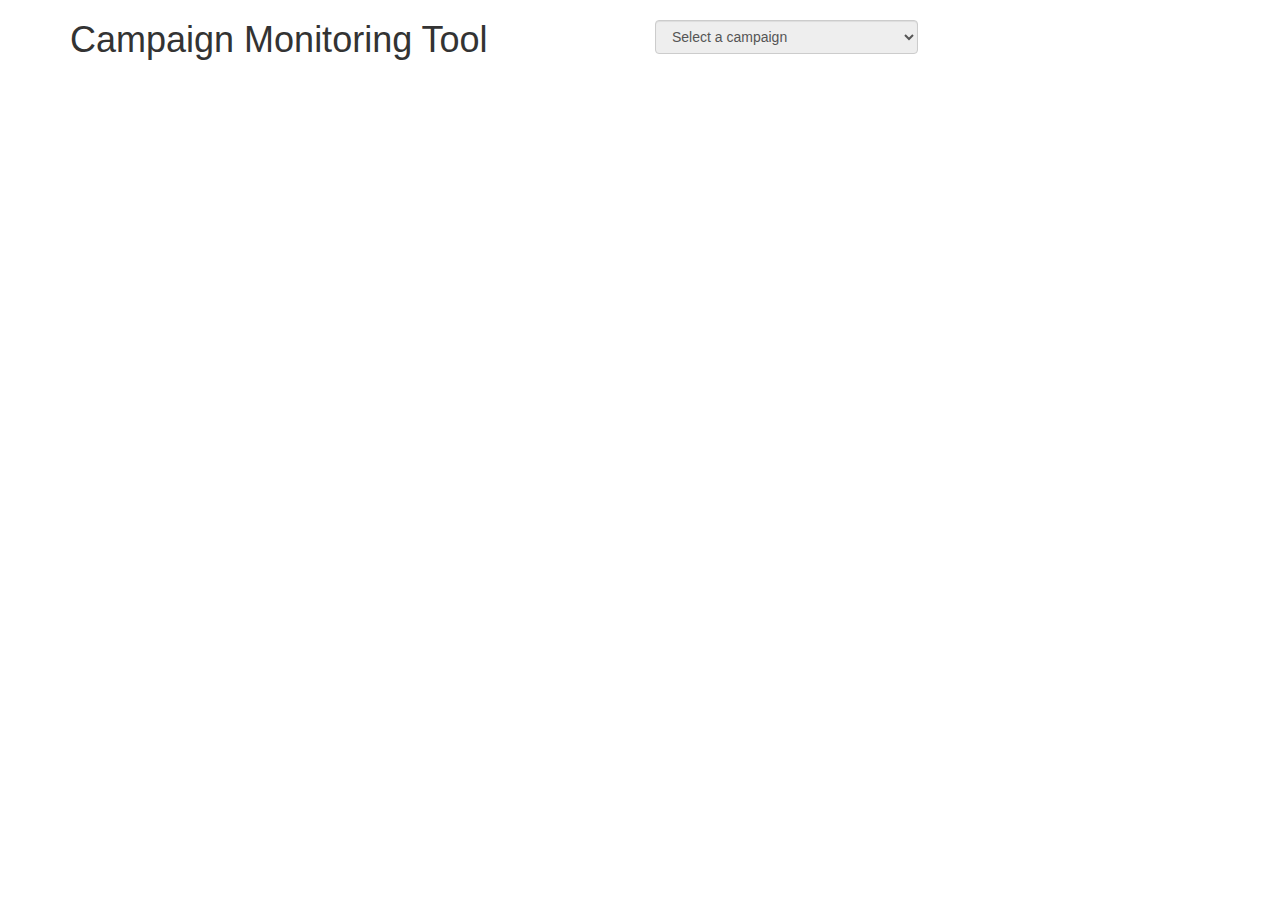
<file: index.html>
<!DOCTYPE html>
<html>
<head>
<title>Campaign Monitoring Tool</title>
    <meta charset="utf-8">
    <meta http-equiv="X-UA-Compatible" content="IE=edge">
    <meta name="viewport" content="width=device-width, initial-scale=1">
<!-- CSS -->
<link href="css/jquery.dynatable.css" rel="stylesheet" media="screen">
<link href="css/bootstrap.min.css" rel="stylesheet" media="screen">
<link href="css/bootstrap-sortable.css" rel="stylesheet" media="screen">
<link href="css/dc.css" rel="stylesheet" media="screen">
<!-- JS libs -->
<script src="js/jquery-1.11.0.js"></script>
<script src="js/jquery.cookie.js"></script>
<script src="js/jquery.dynatable.js"></script>
<script src="js/bootstrap.min.js"></script>
<script src="js/bootstrap-sortable.js"></script>
<script src="js/d3.js"></script>
<script src="js/dc.js"></script>
<script src="js/crossfilter.js"></script>
<script src="js/underscore-min.js"></script>
<script src="js/ohmage.js"></script>

<!-- JS for this page -->
<script src="index.js"></script>

</head>
<body>
<div class="container">
 <div class="row">
  <div class="col-md-6">
   <h1>Campaign Monitoring Tool</h1>
  </div>
  <div class="col-md-3"><br>
  <select class="form-control" id="campaign_select" disabled>
   <option>Select a campaign</option>
  </select>
  </div>
  <div class="col-md-3"><br>
   <p id="info_text" style="display:none"><span id="info_textResponses">0 responses / 0 users </span> <a data-toggle="modal" data-target="#info_modal"><span class="glyphicon glyphicon-info-sign"></span></a>
   <br><a href="/web" target="_blank">Edit Data</a></p>
  </div>
 </div> <!-- end row 1 -->
 <div class="row" style="display:none" id="generated-content">
  <div class="col-md-5 well">
  <div class="row"><div class="col-md-12"><p class="text-right"><a href="javascript:dc.filterAll(); dc.renderAll();">Reset All</a><p></div></div>
  <div class="row"> <!-- subrow -->
   <div class="col-md-6" id="activity-pie">
    <div class="row">
    <div class="col-md-12"><span><h5>Active/Inactive Users<a class="reset" href="javascript:activity_pie.filterAll();dc.redrawAll();" style="display: none;">(reset)</a></h5></span></div>
    </div>
   </div>
   <div class="col-md-6" id="privacy-pie">
    <div class="row">
    <div class="col-md-12"><span><h5>Shared/Private Resp<a class="reset" href="javascript:privacy_pie.filterAll();dc.redrawAll();" style="display: none;">(reset)</a></h5></span></div>
    </div>
   </div>
  </div> <!-- end subrow -->
  <div class="row"> <!-- subrow -->
   <div class="col-md-12">
    <div class="row">
    <div class="col-md-12" id="date-chart"><span><h5>Total Responses by Day <a class="reset" href="javascript:date_chart.filterAll();dc.redrawAll();" style="display: none;">(reset)</a></h5></span></div>
    </div>
    <div class="row">
    <div class="col-md-12" id="dist-chart"><span><h5>Total Responses by User <a class="reset" href="javascript:dist_chart.filterAll();dc.redrawAll();" style="display: none;">(reset)</a></h5></span></div>
    </div>
   </div>
  </div> <!-- end subrow -->
  <div class="row"> <!-- subrow -->
   <div class="col-md-6" id="client-pie">
    <div class="row">
    <div class="col-md-12"><span><h5>Clients<a class="reset" href="javascript:client_pie.filterAll();dc.redrawAll();" style="display: none;">(reset)</a></h5></span></div>
    </div>
   </div>
  </div>
  </div> <!-- end leftside well 1-->
   <div class="col-md-6 col-md-offset-1 well">
    <div class="row">
    <div class="col-md-6"><span><h4>User List</h4></span></div>
    <div class="col-md-6"><p class="text-right"><input type="checkbox" id="hidePersonal" checked="checked"> Show Personal Info</a></p></div>
    </div>
   <table id="user-table" class="table">
    <thead>
     <tr>
      <th class="dynatable-head">User</th>
      <th class="dynatable-head">First</th>
      <th class="dynatable-head">Last</th>
      <th class="dynatable-head">Private</th>
      <th class="dynatable-head">Shared</th>
      <th class="dynatable-head">Total</th>
     </tr>
    </thead>
   </table>
  </div>
 </div>
</div>
<!-- info modal -->
<div class="modal fade" id="info_modal">
  <div class="modal-dialog">
    <div class="modal-content">
      <div class="modal-header">
        <button type="button" class="close" data-dismiss="modal" aria-hidden="true">&times;</button>
        <h4 class="modal-title" id="info_title"></h4>
      </div>
      <div class="modal-body">
       <table id="info_table" class="table table-bordered">
	<tr><td>User Totals</td><td><span id="info_userTotal">0</span></td></tr>
        <tr><td>Response Totals</td><td><span id="info_responseTotal">0</span></td></tr>
        <tr><td>Avg responses per active user</td><td><span id="info_perUser">0</span></td></tr>
        <tr><td>Responses with GPS data</td><td><span id="info_gps">0</span></td></tr>
        <tr><td>First Response Date</td><td><span id="info_firstDate">0</span></td></tr>
        <tr><td>Last Response Date</td><td><span id="info_lastDate">0</span></td></tr>
        <tr><td>Total Collection Days</td><td><span id="info_totalDate">0</span></td></tr>
       </table>
      </div>
      <div class="modal-footer">
        <button type="button" class="btn btn-default" data-dismiss="modal">Close</button>
      </div>
    </div><!-- /.modal-content -->
  </div><!-- /.modal-dialog -->
</div><!-- /.modal -->
</body>

</html>
</file>
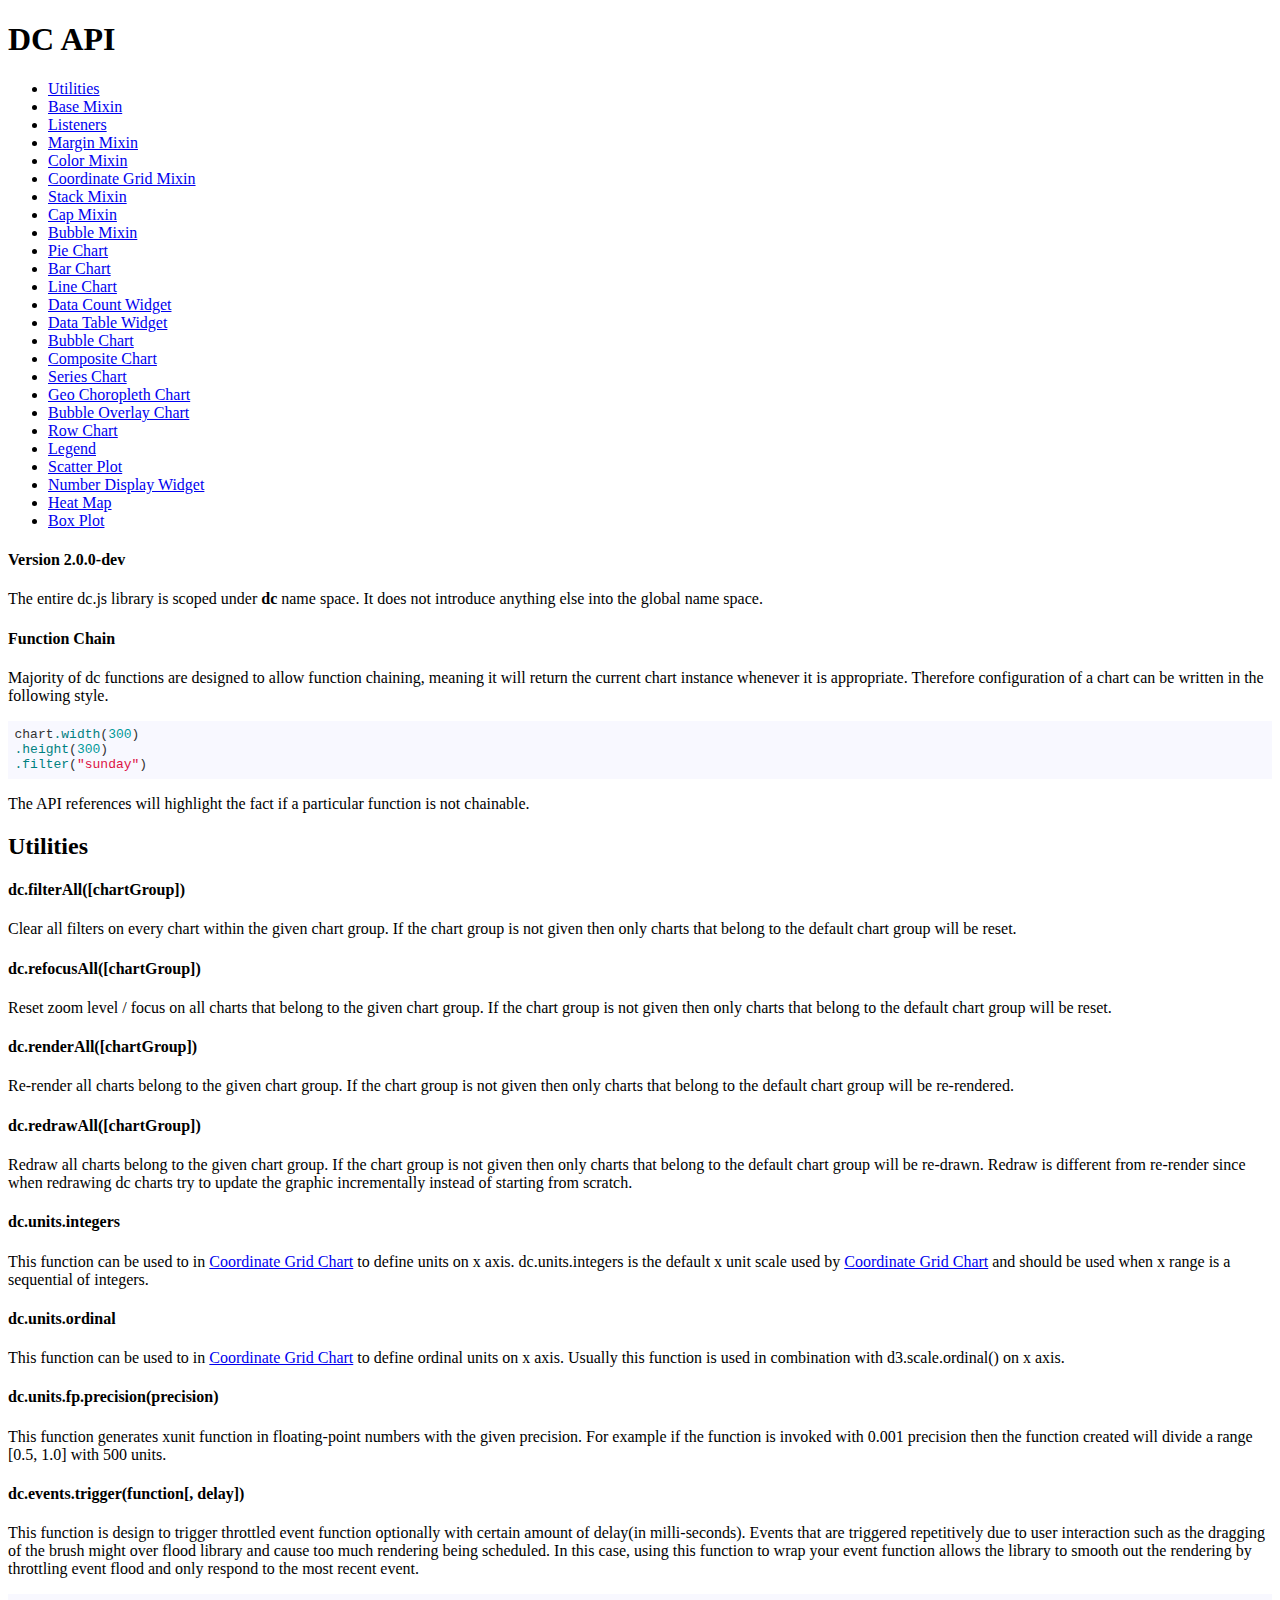
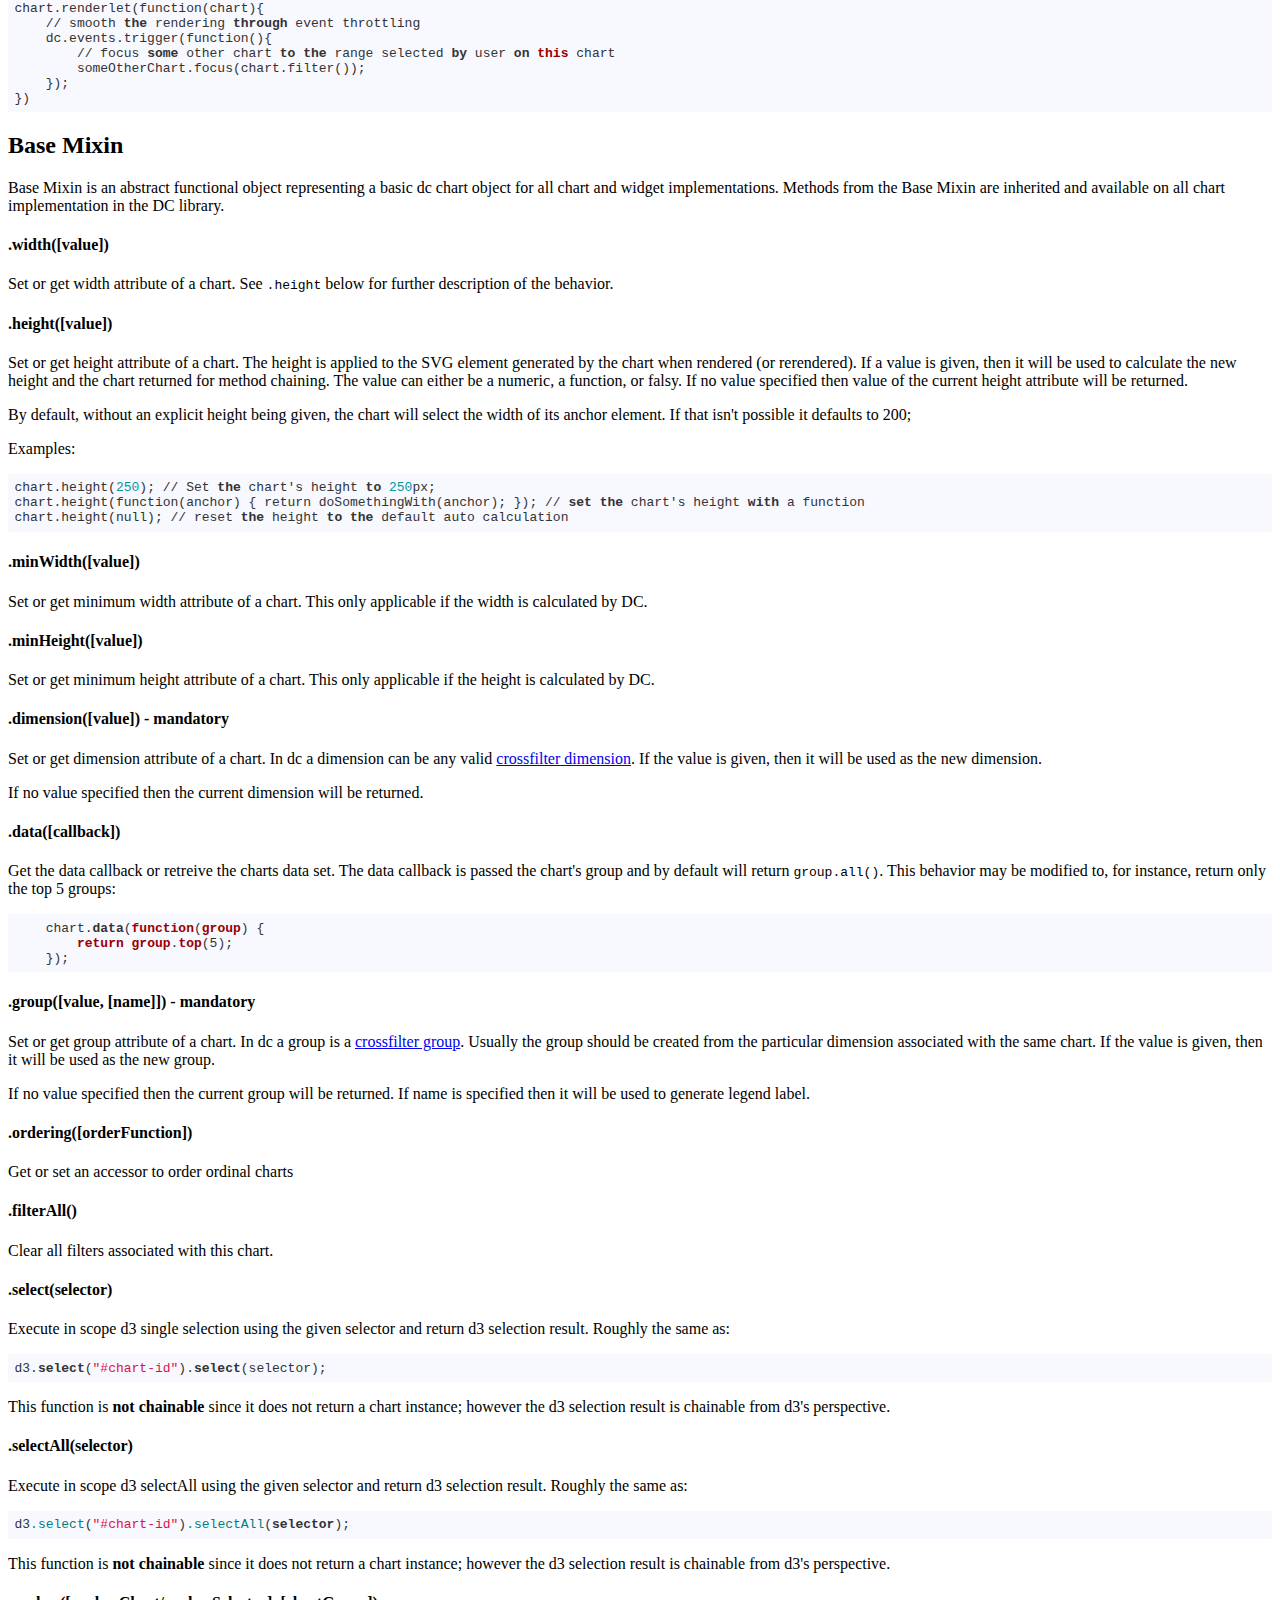
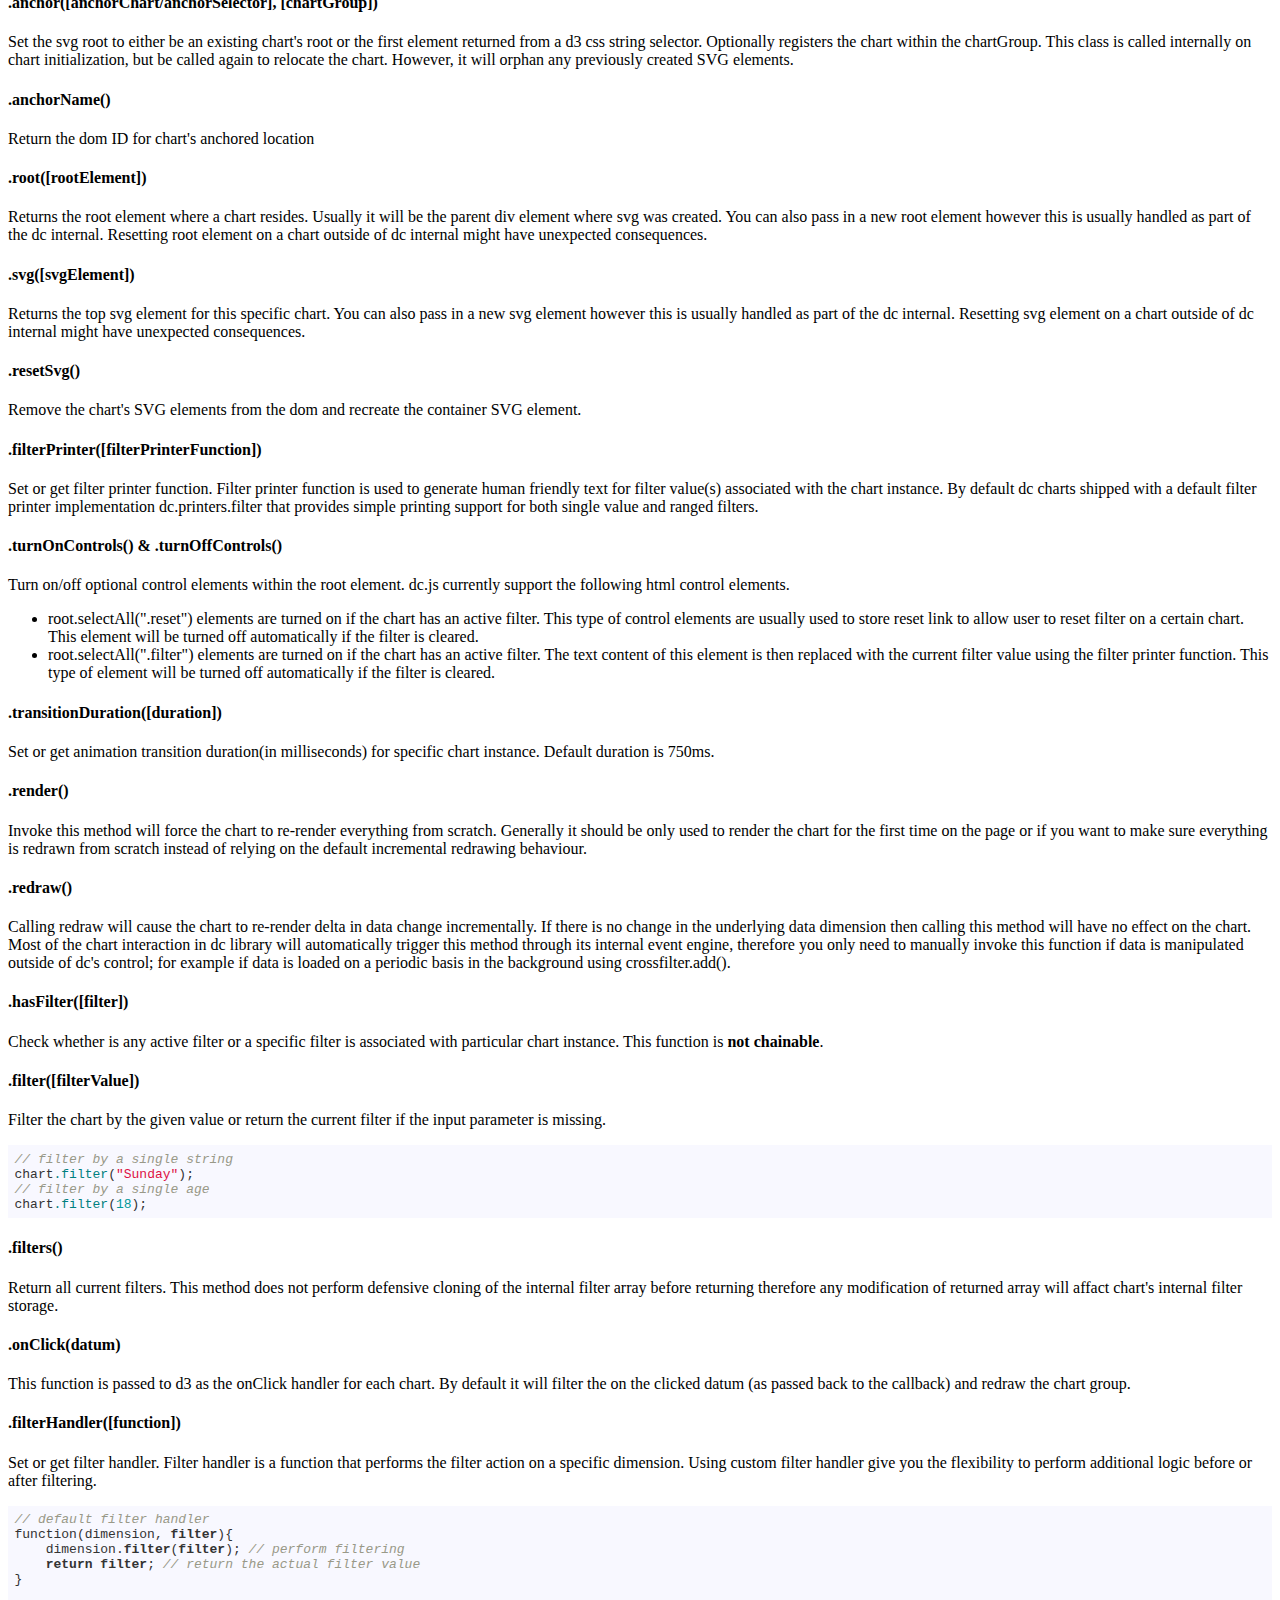
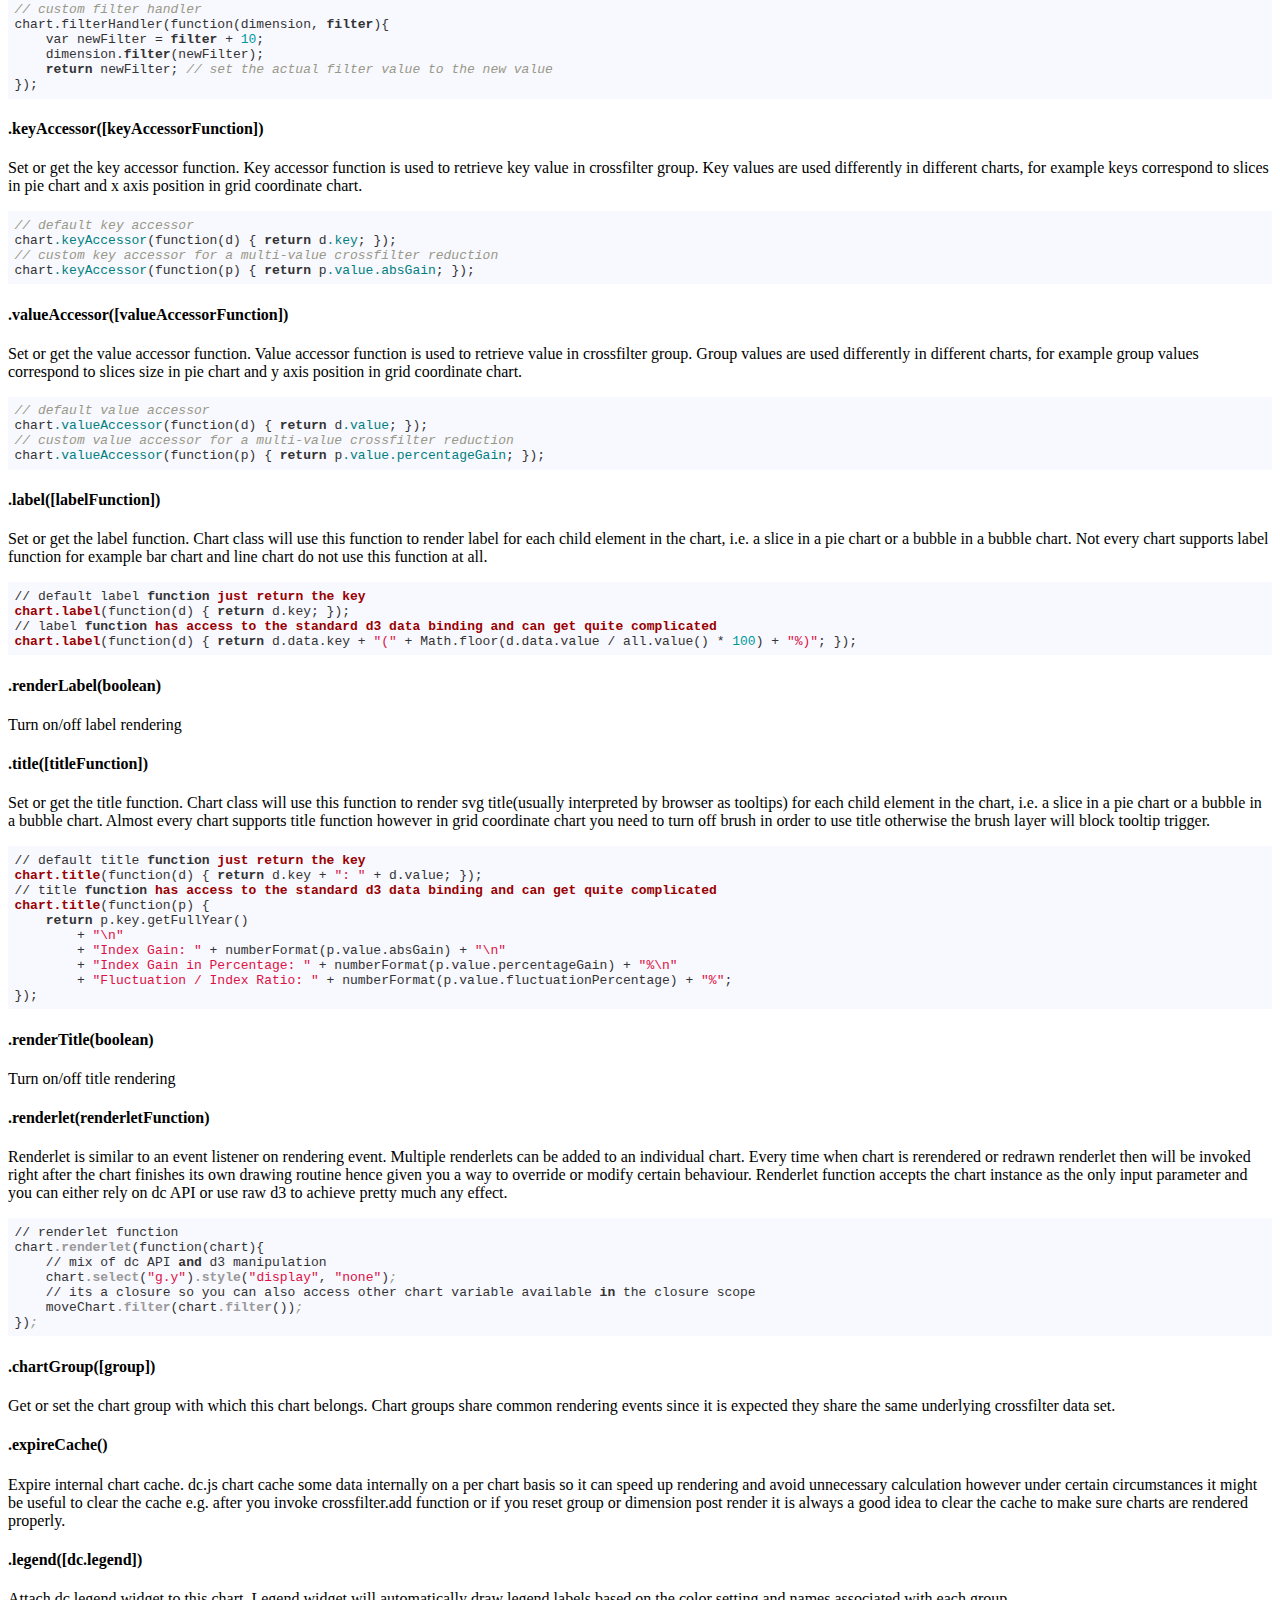
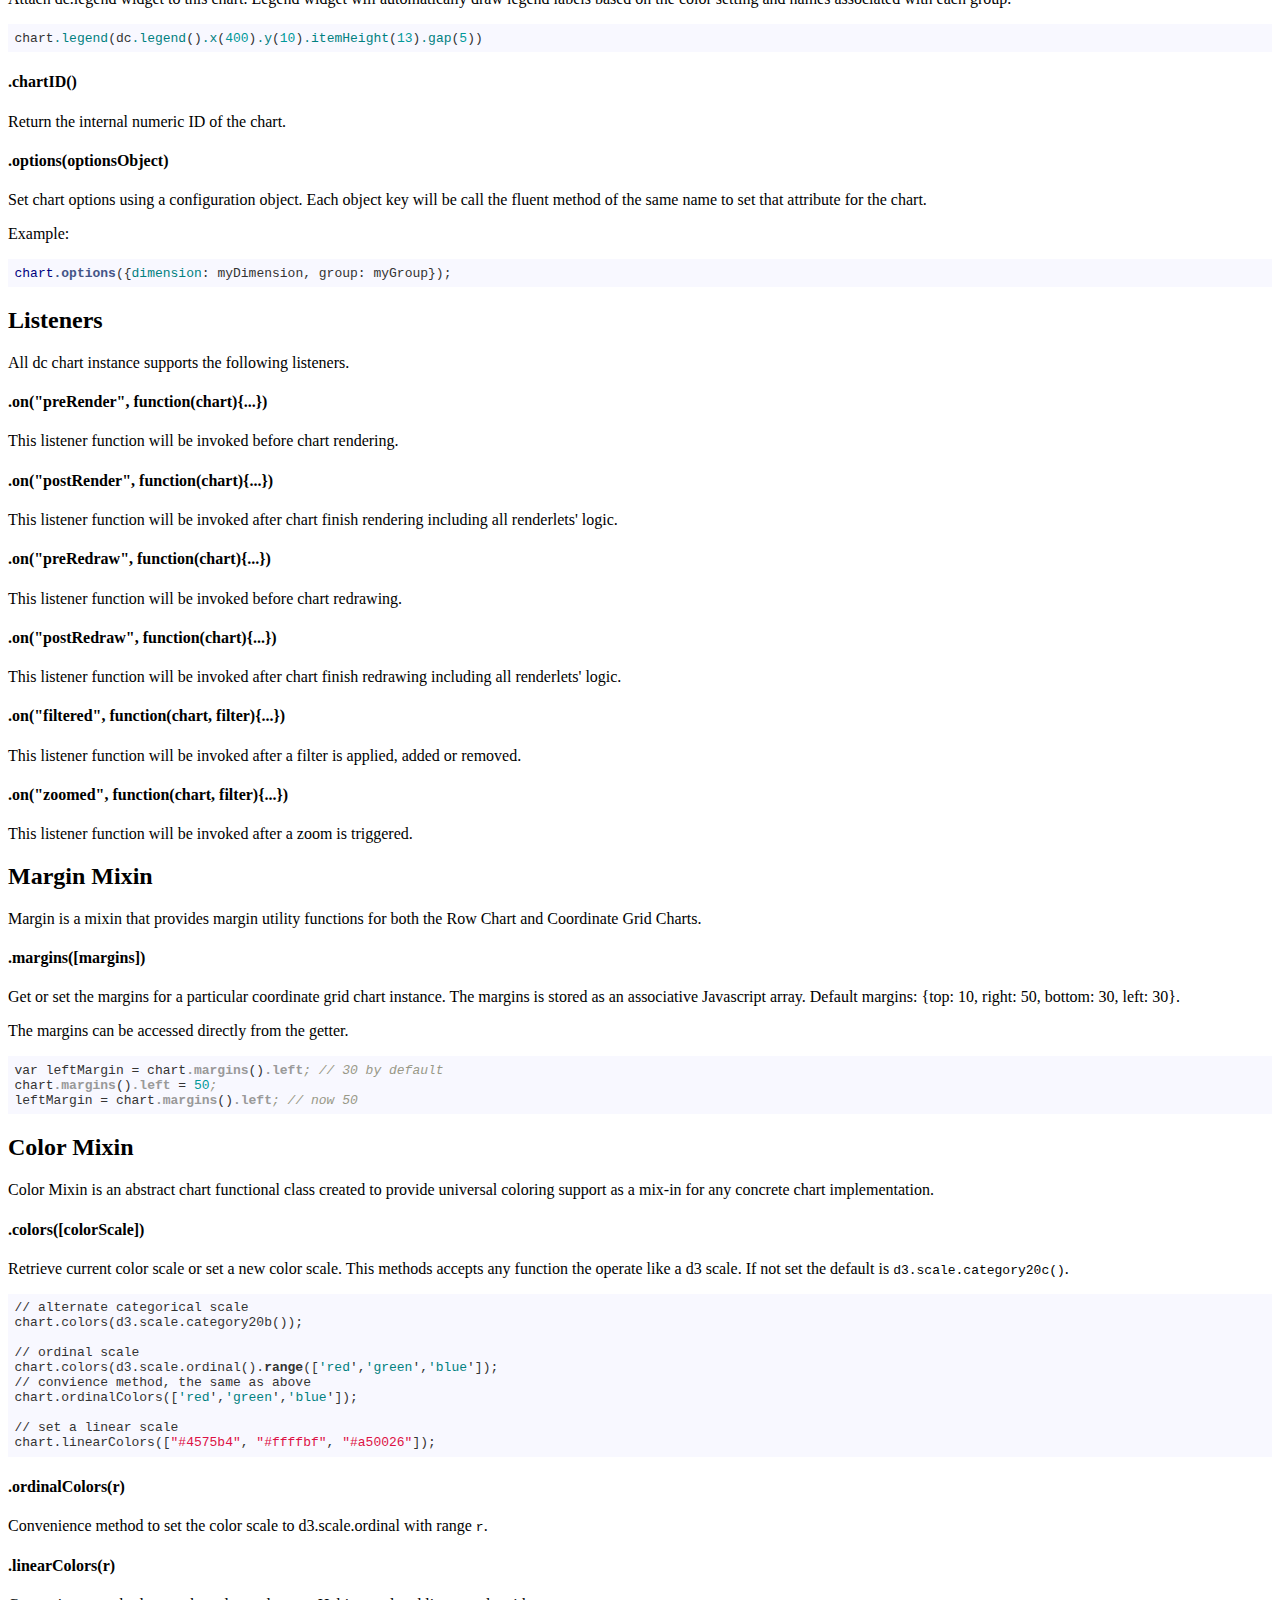
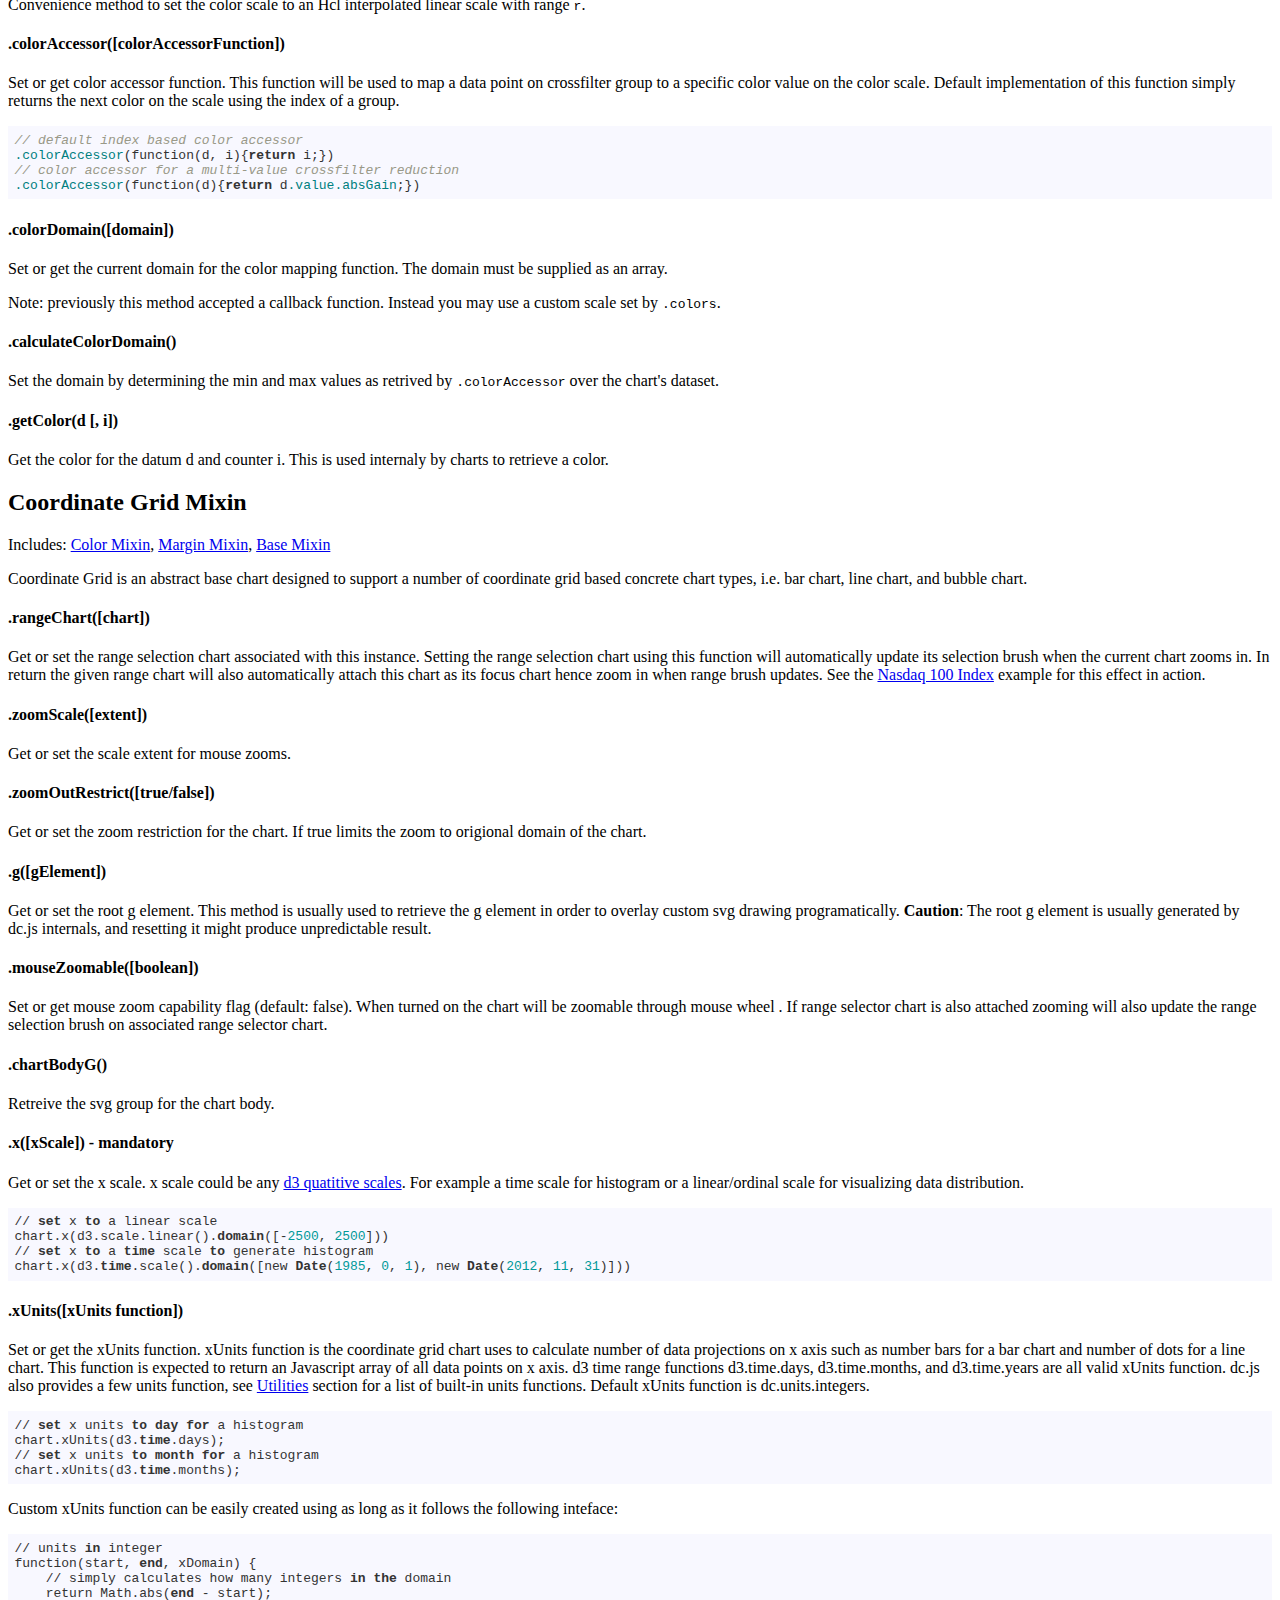
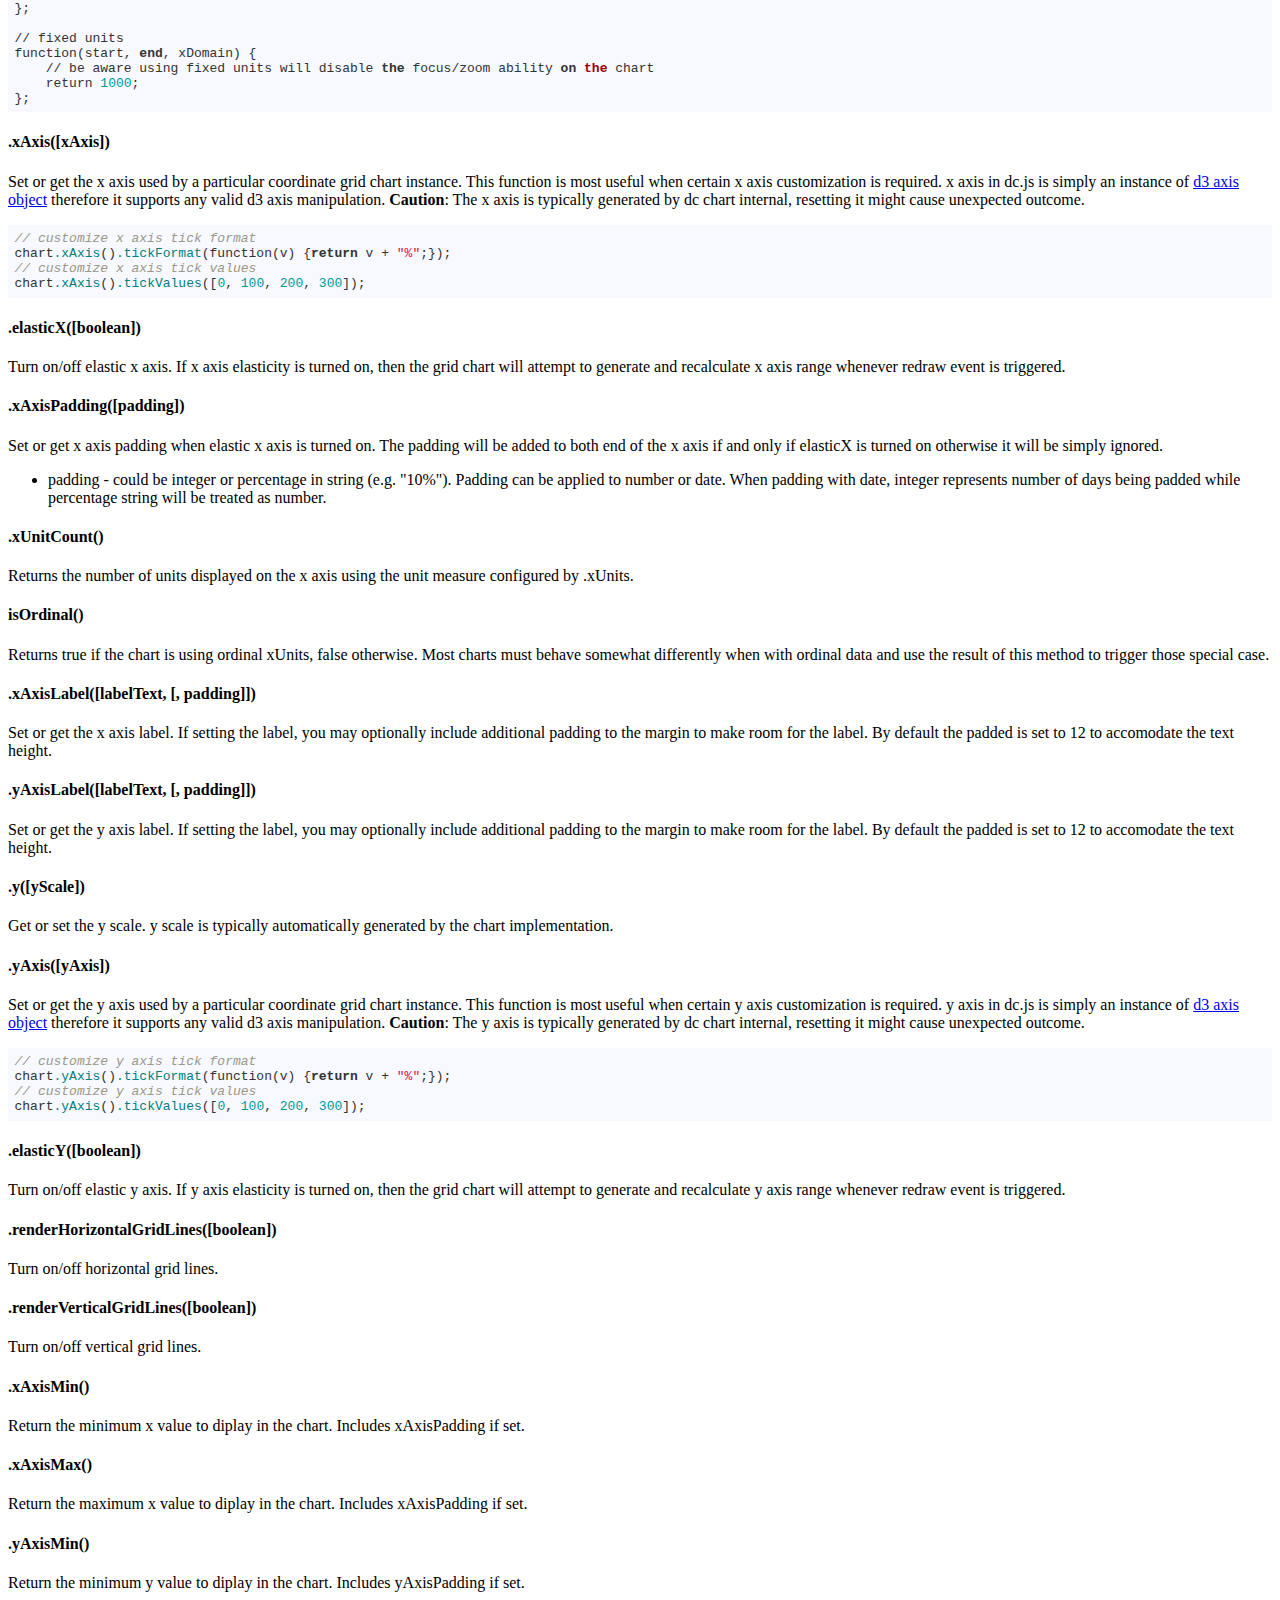
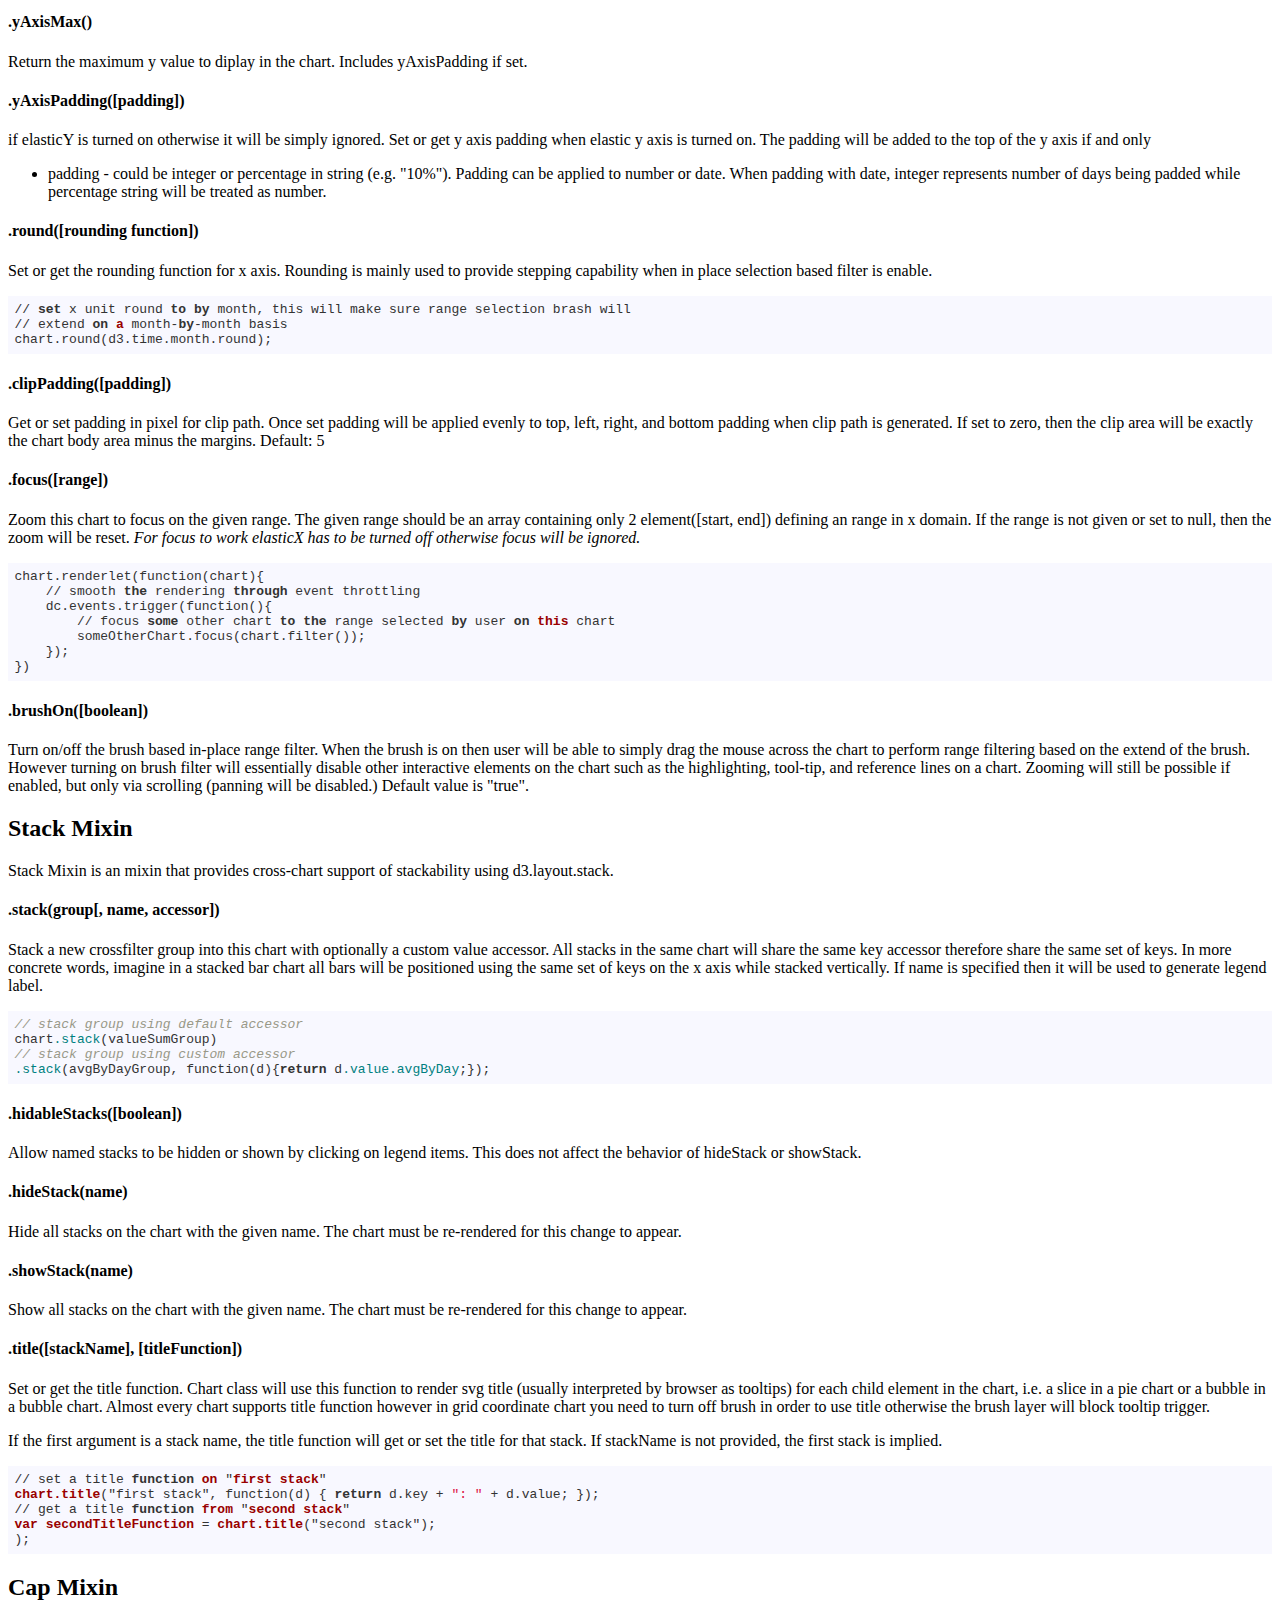
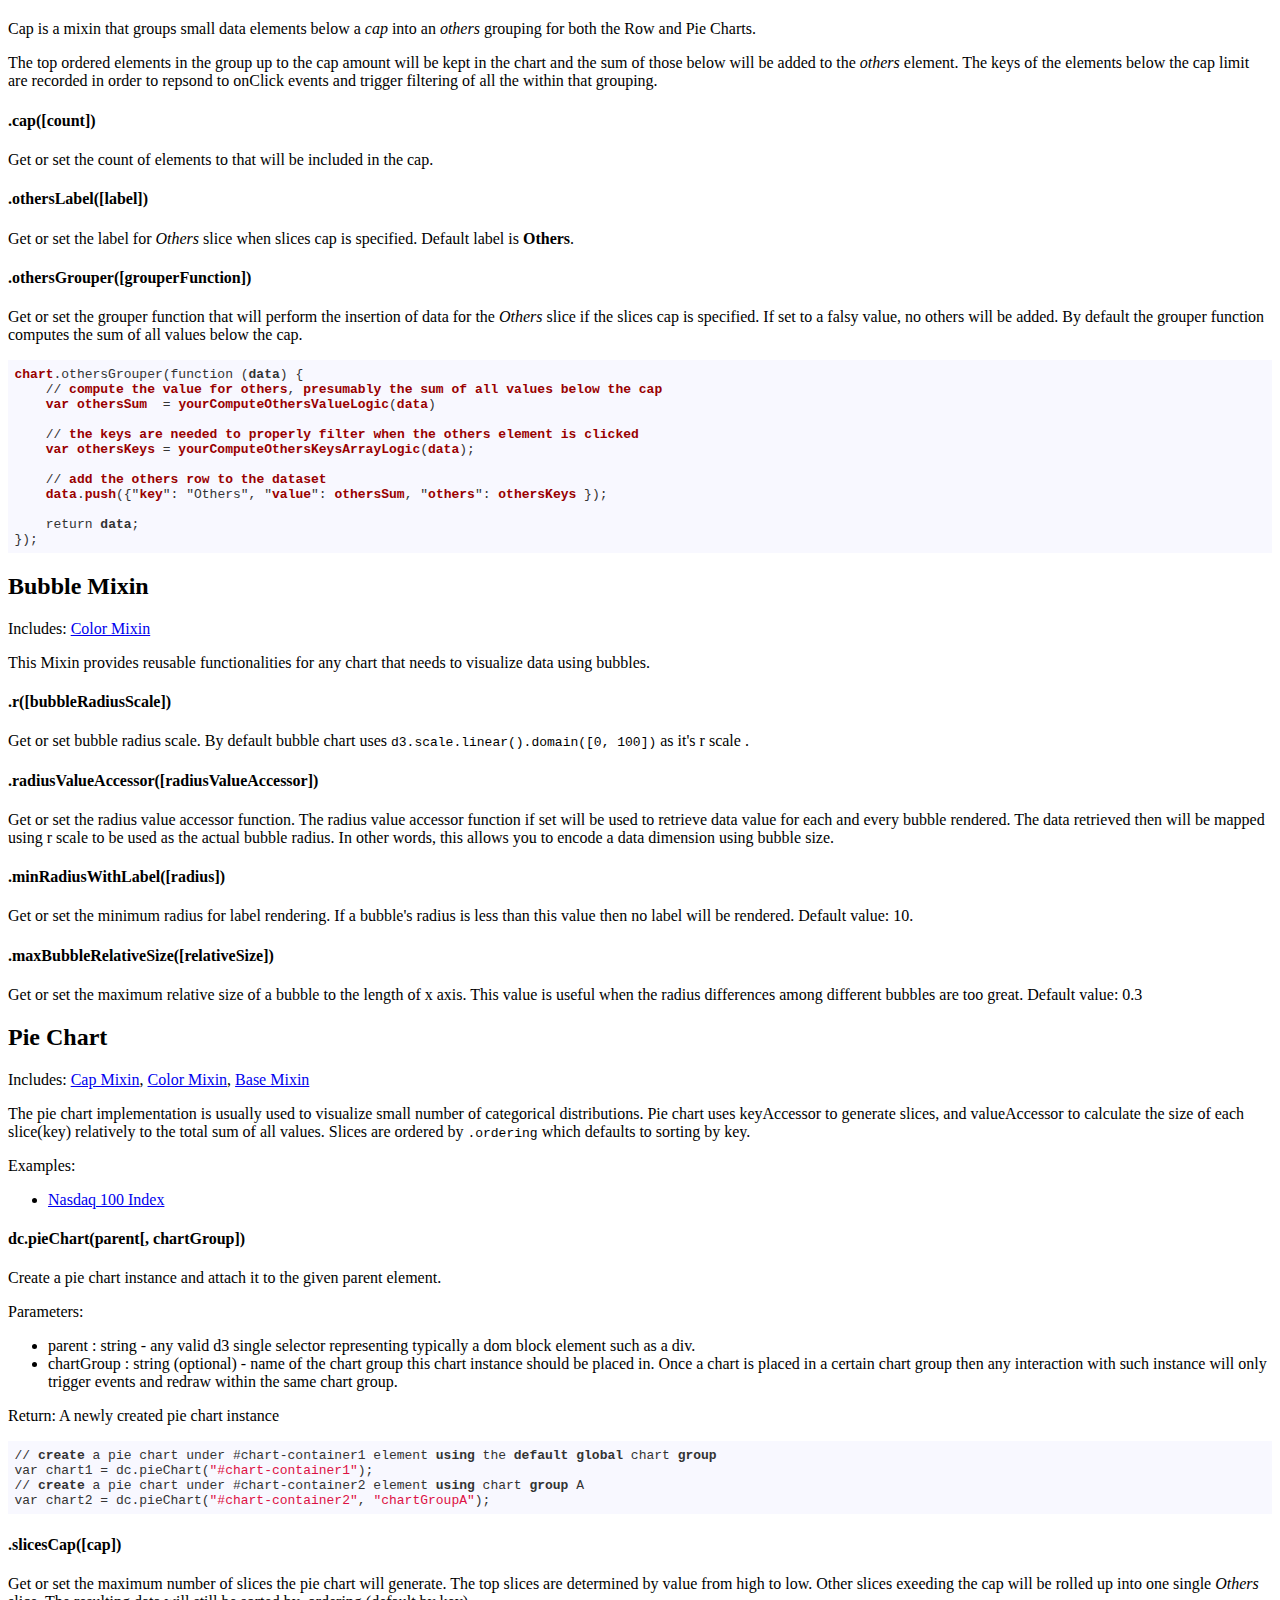
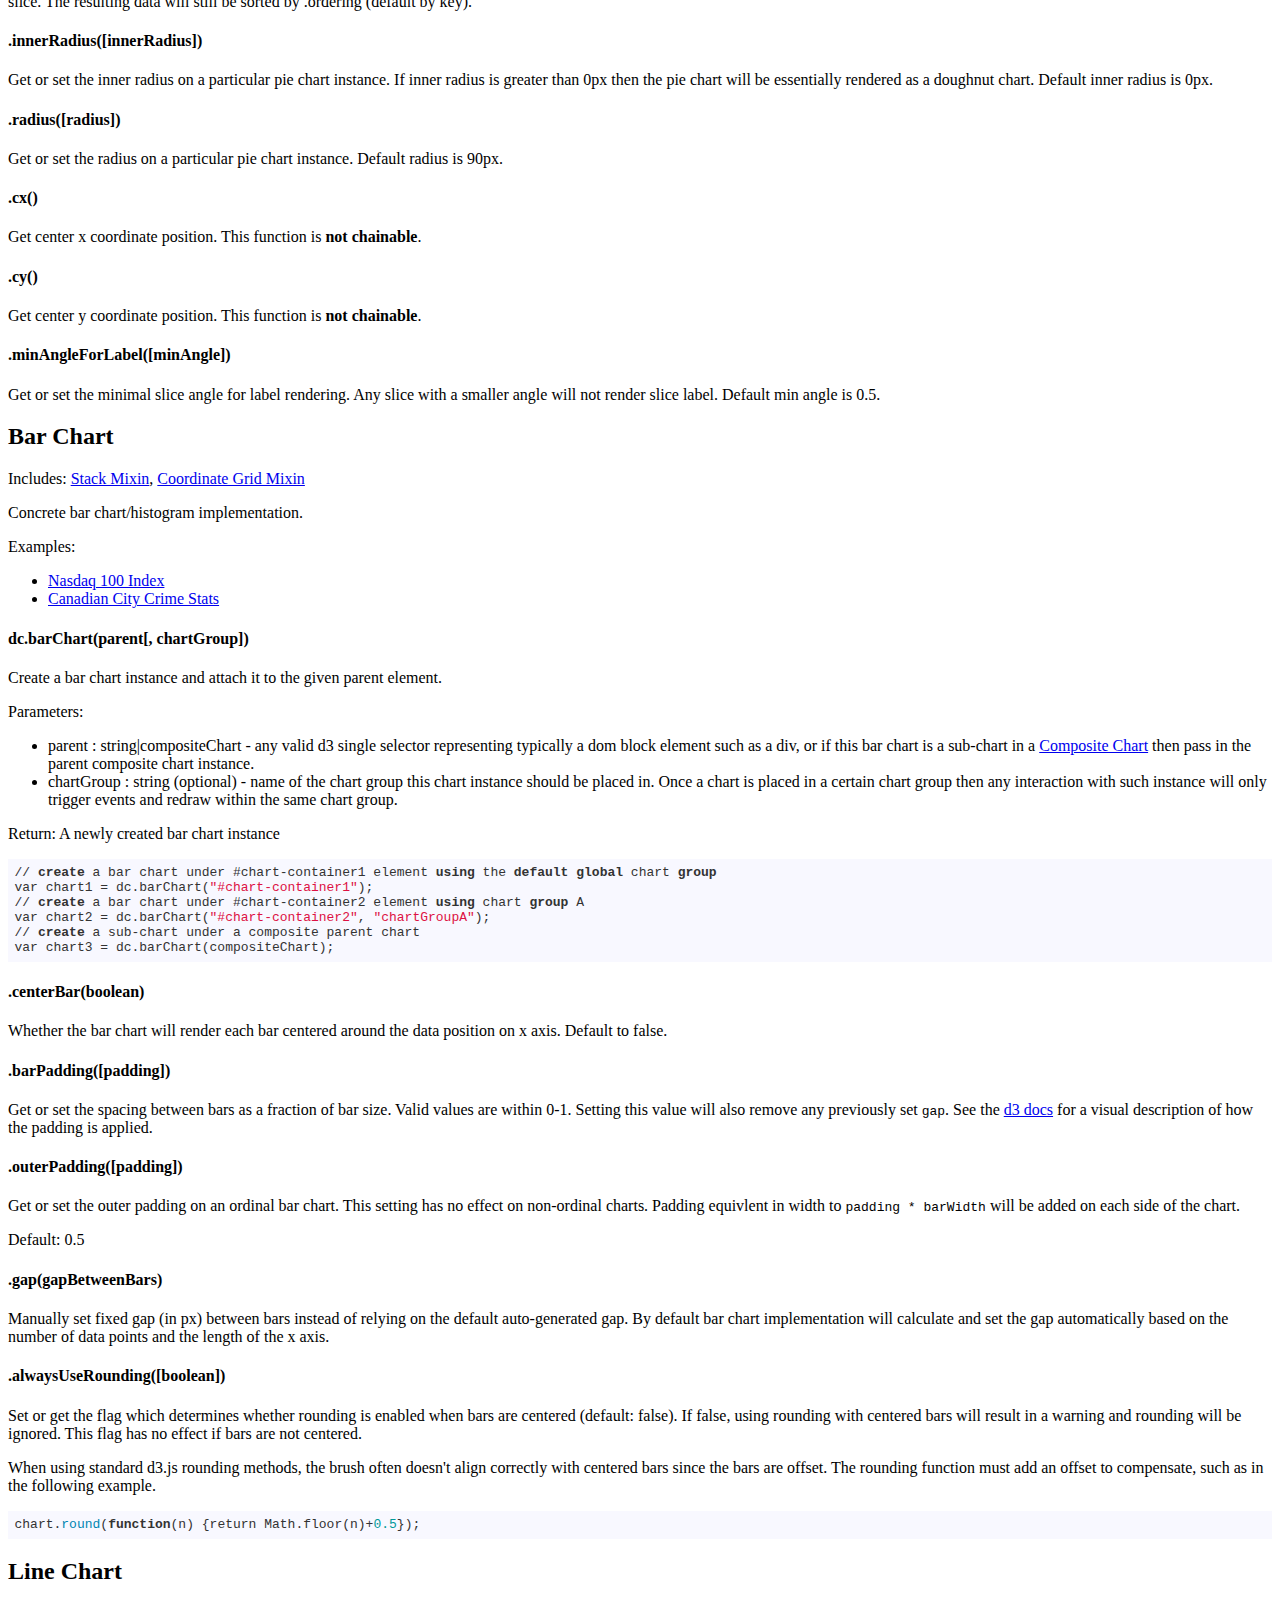
<file: web/docs/index.html>
<!DOCTYPE  html>
<html>
  <head>
    <meta charset="utf-8">
    
    <title>doc</title>
    <style>
      /*github.com style (c) Vasily Polovnyov <vast@whiteants.net>*/
      pre code {
        display: block; padding: 0.5em;
        color: #333;
        background: #f8f8ff
      }
      pre .comment,
      pre .template_comment,
      pre .diff .header,
      pre .javadoc {
        color: #998;
        font-style: italic
      }
      pre .keyword,
      pre .css .rule .keyword,
      pre .winutils,
      pre .javascript .title,
      pre .nginx .title,
      pre .subst,
      pre .request,
      pre .status {
        color: #333;
        font-weight: bold
      }
      pre .number,
      pre .hexcolor,
      pre .ruby .constant {
        color: #099;
      }
      pre .string,
      pre .tag .value,
      pre .phpdoc,
      pre .tex .formula {
        color: #d14
      }
      pre .title,
      pre .id {
        color: #900;
        font-weight: bold
      }
      pre .javascript .title,
      pre .lisp .title,
      pre .clojure .title,
      pre .subst {
        font-weight: normal
      }
      pre .class .title,
      pre .haskell .type,
      pre .vhdl .literal,
      pre .tex .command {
        color: #458;
        font-weight: bold
      }
      pre .tag,
      pre .tag .title,
      pre .rules .property,
      pre .django .tag .keyword {
        color: #000080;
        font-weight: normal
      }
      pre .attribute,
      pre .variable,
      pre .lisp .body {
        color: #008080
      }
      pre .regexp {
        color: #009926
      }
      pre .class {
        color: #458;
        font-weight: bold
      }
      pre .symbol,
      pre .ruby .symbol .string,
      pre .lisp .keyword,
      pre .tex .special,
      pre .prompt {
        color: #990073
      }
      pre .built_in,
      pre .lisp .title,
      pre .clojure .built_in {
        color: #0086b3
      }
      pre .preprocessor,
      pre .pi,
      pre .doctype,
      pre .shebang,
      pre .cdata {
        color: #999;
        font-weight: bold
      }
      pre .deletion {
        background: #fdd
      }
      pre .addition {
        background: #dfd
      }
      pre .diff .change {
        background: #0086b3
      }
      pre .chunk {
        color: #aaa
      }
    </style>
  </head>
  <body>  
    <h1 id="dc-api">DC API</h1>
<ul>
<li><a href="#utilities">Utilities</a></li>
<li><a href="#base-mixin">Base Mixin</a></li>
<li><a href="#listeners">Listeners</a></li>
<li><a href="#margin-mixin">Margin Mixin</a></li>
<li><a href="#color-mixin">Color Mixin</a></li>
<li><a href="#coordinate-grid-mixin">Coordinate Grid Mixin</a></li>
<li><a href="#stack-mixin">Stack Mixin</a></li>
<li><a href="#cap-mixin">Cap Mixin</a></li>
<li><a href="#bubble-mixin">Bubble Mixin</a></li>
<li><a href="#pie-chart">Pie Chart</a></li>
<li><a href="#bar-chart">Bar Chart</a></li>
<li><a href="#line-chart">Line Chart</a></li>
<li><a href="#data-count-widget">Data Count Widget</a></li>
<li><a href="#data-table-widget">Data Table Widget</a></li>
<li><a href="#bubble-chart">Bubble Chart</a></li>
<li><a href="#composite-chart">Composite Chart</a></li>
<li><a href="#series-chart">Series Chart</a></li>
<li><a href="#geo-choropleth-chart">Geo Choropleth Chart</a></li>
<li><a href="#bubble-overlay-chart">Bubble Overlay Chart</a></li>
<li><a href="#row-chart">Row Chart</a></li>
<li><a href="#legend">Legend</a></li>
<li><a href="#scatter-plot">Scatter Plot</a></li>
<li><a href="#number-display-widget">Number Display Widget</a></li>
<li><a href="#heat-map">Heat Map</a></li>
<li><a href="#box-plot">Box Plot</a></li>
</ul>
<h4 id="version-2-0-0-dev">Version 2.0.0-dev</h4>
<p>The entire dc.js library is scoped under <strong>dc</strong> name space. It does not introduce anything else into the global
name space.</p>
<h4 id="function-chain">Function Chain</h4>
<p>Majority of dc functions are designed to allow function chaining, meaning it will return the current chart instance
whenever it is appropriate. Therefore configuration of a chart can be written in the following style.</p>
<pre><code class="lang-js">chart<span class="variable">.width</span>(<span class="number">300</span>)
<span class="variable">.height</span>(<span class="number">300</span>)
<span class="variable">.filter</span>(<span class="string">"sunday"</span>)</code></pre>
<p>The API references will highlight the fact if a particular function is not chainable.</p>
<h2 id="utilities">Utilities</h2>
<h4 id="dc-filterall-chartgroup-">dc.filterAll([chartGroup])</h4>
<p>Clear all filters on every chart within the given chart group. If the chart group is not given then only charts that
belong to the default chart group will be reset.</p>
<h4 id="dc-refocusall-chartgroup-">dc.refocusAll([chartGroup])</h4>
<p>Reset zoom level / focus on all charts that belong to the given chart group. If the chart group is not given then only charts that belong to
the default chart group will be reset.</p>
<h4 id="dc-renderall-chartgroup-">dc.renderAll([chartGroup])</h4>
<p>Re-render all charts belong to the given chart group. If the chart group is not given then only charts that belong to
the default chart group will be re-rendered.</p>
<h4 id="dc-redrawall-chartgroup-">dc.redrawAll([chartGroup])</h4>
<p>Redraw all charts belong to the given chart group. If the chart group is not given then only charts that belong to the
default chart group will be re-drawn. Redraw is different from re-render since when redrawing dc charts try to update
the graphic incrementally instead of starting from scratch.</p>
<h4 id="dc-units-integers">dc.units.integers</h4>
<p>This function can be used to in <a href="#coordinate-grid-chart">Coordinate Grid Chart</a> to define units on x axis.
dc.units.integers is the default x unit scale used by <a href="#coordinate-grid-chart">Coordinate Grid Chart</a> and should be
used when x range is a sequential of integers.</p>
<h4 id="dc-units-ordinal">dc.units.ordinal</h4>
<p>This function can be used to in <a href="#coordinate-grid-chart">Coordinate Grid Chart</a> to define ordinal units on x axis.
Usually this function is used in combination with d3.scale.ordinal() on x axis.</p>
<h4 id="dc-units-fp-precision-precision-">dc.units.fp.precision(precision)</h4>
<p>This function generates xunit function in floating-point numbers with the given precision. For example if the function
is invoked with 0.001 precision then the function created will divide a range [0.5, 1.0] with 500 units.</p>
<h4 id="dc-events-trigger-function-delay-">dc.events.trigger(function[, delay])</h4>
<p>This function is design to trigger throttled event function optionally with certain amount of delay(in milli-seconds).
Events that are triggered repetitively due to user interaction such as the dragging of the brush might over flood
library and cause too much rendering being scheduled. In this case, using this function to wrap your event function
allows the library to smooth out the rendering by throttling event flood and only respond to the most recent event.</p>
<pre><code class="lang-js">chart.renderlet(function(chart){
    // smooth <span class="keyword">the</span> rendering <span class="keyword">through</span> event throttling
    dc.events.trigger(function(){
        // focus <span class="keyword">some</span> other chart <span class="keyword">to</span> <span class="keyword">the</span> range selected <span class="keyword">by</span> user <span class="function_start"><span class="keyword">on</span> <span class="title">this</span></span> chart
        someOtherChart.focus(chart.filter());
    });
})</code></pre>
<h2 id="base-mixin">Base Mixin</h2>
<p>Base Mixin is an abstract functional object representing a basic dc chart object
for all chart and widget implementations. Methods from the Base Mixin are inherited
and available on all chart implementation in the DC library.</p>
<h4 id="-width-value-">.width([value])</h4>
<p>Set or get width attribute of a chart. See <code>.height</code> below for further description of the behavior.</p>
<h4 id="-height-value-">.height([value])</h4>
<p>Set or get height attribute of a chart. The height is applied to the SVG element
generated by the chart when rendered (or rerendered). If a value is given, then it
will be used to calculate the new height and the chart returned for method chaining.
The value can either be a numeric, a function, or falsy. If no value specified then
value of the current height attribute will be returned.</p>
<p>By default, without an explicit height being given, the chart will select the width
of its anchor element. If that isn&#39;t possible it defaults to 200;</p>
<p>Examples:</p>
<pre><code class="lang-js">chart.height(<span class="number">250</span>); // Set <span class="keyword">the</span> chart's height <span class="keyword">to</span> <span class="number">250</span>px;
chart.height(function(anchor) { <span class="constant">return</span> doSomethingWith(anchor); }); // <span class="keyword">set</span> <span class="keyword">the</span> chart's height <span class="keyword">with</span> a function
chart.height(null); // reset <span class="keyword">the</span> height <span class="keyword">to</span> <span class="keyword">the</span> default auto calculation</code></pre>
<h4 id="-minwidth-value-">.minWidth([value])</h4>
<p>Set or get minimum width attribute of a chart. This only applicable if the width is calculated by DC.</p>
<h4 id="-minheight-value-">.minHeight([value])</h4>
<p>Set or get minimum height attribute of a chart. This only applicable if the height is calculated by DC.</p>
<h4 id="-dimension-value-mandatory-">.dimension([value]) - <strong>mandatory</strong></h4>
<p>Set or get dimension attribute of a chart. In dc a dimension can be any valid
<a href="https://github.com/square/crossfilter/wiki/API-Reference#wiki-dimension">crossfilter dimension</a>. If the value is given,
then it will be used as the new dimension.</p>
<p>If no value specified then the current dimension will be returned.</p>
<h4 id="-data-callback-">.data([callback])</h4>
<p>Get the data callback or retreive the charts data set. The data callback is passed the chart&#39;s group and by default
will return <code>group.all()</code>. This behavior may be modified to, for instance, return only the top 5 groups:</p>
<pre><code>    chart.<span class="typedef"><span class="keyword">data</span><span class="container">(<span class="title">function</span>(<span class="title">group</span>)</span> <span class="container">{
        <span class="title">return</span> <span class="title">group</span>.<span class="title">top</span>(5);
    }</span>);</span></code></pre>
<h4 id="-group-value-name-mandatory-">.group([value, [name]]) - <strong>mandatory</strong></h4>
<p>Set or get group attribute of a chart. In dc a group is a
<a href="https://github.com/square/crossfilter/wiki/API-Reference#wiki-group">crossfilter group</a>. Usually the group should be
created from the particular dimension associated with the same chart. If the value is given, then it will be used as
the new group.</p>
<p>If no value specified then the current group will be returned.
If name is specified then it will be used to generate legend label.</p>
<h4 id="-ordering-orderfunction-">.ordering([orderFunction])</h4>
<p>Get or set an accessor to order ordinal charts</p>
<h4 id="-filterall-">.filterAll()</h4>
<p>Clear all filters associated with this chart.</p>
<h4 id="-select-selector-">.select(selector)</h4>
<p>Execute in scope d3 single selection using the given selector and return d3 selection result. Roughly the same as:</p>
<pre><code class="lang-js">d3.<span class="operator"><span class="keyword">select</span>(<span class="string">"#chart-id"</span>).<span class="keyword">select</span>(selector);</span></code></pre>
<p>This function is <strong>not chainable</strong> since it does not return a chart instance; however the d3 selection result is chainable
from d3&#39;s perspective.</p>
<h4 id="-selectall-selector-">.selectAll(selector)</h4>
<p>Execute in scope d3 selectAll using the given selector and return d3 selection result. Roughly the same as:</p>
<pre><code class="lang-js">d3<span class="variable">.select</span>(<span class="string">"#chart-id"</span>)<span class="variable">.selectAll</span>(<span class="keyword">selector</span>);</code></pre>
<p>This function is <strong>not chainable</strong> since it does not return a chart instance; however the d3 selection result is
chainable from d3&#39;s perspective.</p>
<h4 id="-anchor-anchorchart-anchorselector-chartgroup-">.anchor([anchorChart/anchorSelector], [chartGroup])</h4>
<p>Set the svg root to either be an existing chart&#39;s root or the first element returned from a d3 css string selector. Optionally registers the chart within the chartGroup. This class is called internally on chart initialization, but be called again to relocate the chart. However, it will orphan any previously created SVG elements.</p>
<h4 id="-anchorname-">.anchorName()</h4>
<p>Return the dom ID for chart&#39;s anchored location</p>
<h4 id="-root-rootelement-">.root([rootElement])</h4>
<p>Returns the root element where a chart resides. Usually it will be the parent div element where svg was created. You
can also pass in a new root element however this is usually handled as part of the dc internal. Resetting root element
on a chart outside of dc internal might have unexpected consequences.</p>
<h4 id="-svg-svgelement-">.svg([svgElement])</h4>
<p>Returns the top svg element for this specific chart. You can also pass in a new svg element however this is usually
handled as part of the dc internal. Resetting svg element on a chart outside of dc internal might have unexpected
consequences.</p>
<h4 id="-resetsvg-">.resetSvg()</h4>
<p>Remove the chart&#39;s SVG elements from the dom and recreate the container SVG element.</p>
<h4 id="-filterprinter-filterprinterfunction-">.filterPrinter([filterPrinterFunction])</h4>
<p>Set or get filter printer function. Filter printer function is used to generate human friendly text for filter value(s)
associated with the chart instance. By default dc charts shipped with a default filter printer implementation dc.printers.filter
that provides simple printing support for both single value and ranged filters.</p>
<h4 id="-turnoncontrols-turnoffcontrols-">.turnOnControls() &amp; .turnOffControls()</h4>
<p>Turn on/off optional control elements within the root element. dc.js currently support the following html control elements.</p>
<ul>
<li>root.selectAll(&quot;.reset&quot;) elements are turned on if the chart has an active filter. This type of control elements are usually used to store reset link to allow user to reset filter on a certain chart. This element will be turned off automatically if the filter is cleared.</li>
<li>root.selectAll(&quot;.filter&quot;) elements are turned on if the chart has an active filter. The text content of this element is then replaced with the current filter value using the filter printer function. This type of element will be turned off automatically if the filter is cleared.</li>
</ul>
<h4 id="-transitionduration-duration-">.transitionDuration([duration])</h4>
<p>Set or get animation transition duration(in milliseconds) for specific chart instance. Default duration is 750ms.</p>
<h4 id="-render-">.render()</h4>
<p>Invoke this method will force the chart to re-render everything from scratch. Generally it should be only used to
render the chart for the first time on the page or if you want to make sure everything is redrawn from scratch instead
of relying on the default incremental redrawing behaviour.</p>
<h4 id="-redraw-">.redraw()</h4>
<p>Calling redraw will cause the chart to re-render delta in data change incrementally. If there is no change in the
underlying data dimension then calling this method will have no effect on the chart. Most of the chart interaction in
dc library will automatically trigger this method through its internal event engine, therefore you only need to manually
invoke this function if data is manipulated outside of dc&#39;s control; for example if data is loaded on a periodic basis
in the background using crossfilter.add().</p>
<h4 id="-hasfilter-filter-">.hasFilter([filter])</h4>
<p>Check whether is any active filter or a specific filter is associated with particular chart instance.
This function is <strong>not chainable</strong>.</p>
<h4 id="-filter-filtervalue-">.filter([filterValue])</h4>
<p>Filter the chart by the given value or return the current filter if the input parameter is missing.</p>
<pre><code class="lang-js"><span class="comment">// filter by a single string</span>
chart<span class="variable">.filter</span>(<span class="string">"Sunday"</span>);
<span class="comment">// filter by a single age</span>
chart<span class="variable">.filter</span>(<span class="number">18</span>);</code></pre>
<h4 id="-filters-">.filters()</h4>
<p>Return all current filters. This method does not perform defensive cloning of the internal filter array before returning
therefore any modification of returned array will affact chart&#39;s internal filter storage.</p>
<h4 id="-onclick-datum-">.onClick(datum)</h4>
<p>This function is passed to d3 as the onClick handler for each chart. By default it will filter the on the clicked datum
(as passed back to the callback) and redraw the chart group.</p>
<h4 id="-filterhandler-function-">.filterHandler([function])</h4>
<p>Set or get filter handler. Filter handler is a function that performs the filter action on a specific dimension. Using
custom filter handler give you the flexibility to perform additional logic before or after filtering.</p>
<pre><code class="lang-js"><span class="comment">// default filter handler</span>
function(dimension, <span class="keyword">filter</span>){
    dimension.<span class="keyword">filter</span>(<span class="keyword">filter</span>); <span class="comment">// perform filtering</span>
    <span class="keyword">return</span> <span class="keyword">filter</span>; <span class="comment">// return the actual filter value</span>
}

<span class="comment">// custom filter handler</span>
chart.filterHandler(function(dimension, <span class="keyword">filter</span>){
    var newFilter = <span class="keyword">filter</span> + <span class="number">10</span>;
    dimension.<span class="keyword">filter</span>(newFilter);
    <span class="keyword">return</span> newFilter; <span class="comment">// set the actual filter value to the new value</span>
});</code></pre>
<h4 id="-keyaccessor-keyaccessorfunction-">.keyAccessor([keyAccessorFunction])</h4>
<p>Set or get the key accessor function. Key accessor function is used to retrieve key value in crossfilter group. Key
values are used differently in different charts, for example keys correspond to slices in pie chart and x axis position
in grid coordinate chart.</p>
<pre><code class="lang-js"><span class="comment">// default key accessor</span>
chart<span class="variable">.keyAccessor</span>(function(d) { <span class="keyword">return</span> d<span class="variable">.key</span>; });
<span class="comment">// custom key accessor for a multi-value crossfilter reduction</span>
chart<span class="variable">.keyAccessor</span>(function(p) { <span class="keyword">return</span> p<span class="variable">.value</span><span class="variable">.absGain</span>; });</code></pre>
<h4 id="-valueaccessor-valueaccessorfunction-">.valueAccessor([valueAccessorFunction])</h4>
<p>Set or get the value accessor function. Value accessor function is used to retrieve value in crossfilter group. Group
values are used differently in different charts, for example group values correspond to slices size in pie chart and y
axis position in grid coordinate chart.</p>
<pre><code class="lang-js"><span class="comment">// default value accessor</span>
chart<span class="variable">.valueAccessor</span>(function(d) { <span class="keyword">return</span> d<span class="variable">.value</span>; });
<span class="comment">// custom value accessor for a multi-value crossfilter reduction</span>
chart<span class="variable">.valueAccessor</span>(function(p) { <span class="keyword">return</span> p<span class="variable">.value</span><span class="variable">.percentageGain</span>; });</code></pre>
<h4 id="-label-labelfunction-">.label([labelFunction])</h4>
<p>Set or get the label function. Chart class will use this function to render label for each child element in the chart,
i.e. a slice in a pie chart or a bubble in a bubble chart. Not every chart supports label function for example bar chart
and line chart do not use this function at all.</p>
<pre><code class="lang-js">// default label <span class="function"><span class="keyword">function</span> <span class="title">just</span> <span class="title">return</span> <span class="title">the</span> <span class="title">key</span>
<span class="title">chart.label</span><span class="params">(function(d)</span></span> { <span class="keyword">return</span> d.key; });
// label <span class="function"><span class="keyword">function</span> <span class="title">has</span> <span class="title">access</span> <span class="title">to</span> <span class="title">the</span> <span class="title">standard</span> <span class="title">d3</span> <span class="title">data</span> <span class="title">binding</span> <span class="title">and</span> <span class="title">can</span> <span class="title">get</span> <span class="title">quite</span> <span class="title">complicated</span>
<span class="title">chart.label</span><span class="params">(function(d)</span></span> { <span class="keyword">return</span> d.data.key + <span class="string">"("</span> + Math.floor(d.data.value / all.value() * <span class="number">100</span>) + <span class="string">"%)"</span>; });</code></pre>
<h4 id="-renderlabel-boolean-">.renderLabel(boolean)</h4>
<p>Turn on/off label rendering</p>
<h4 id="-title-titlefunction-">.title([titleFunction])</h4>
<p>Set or get the title function. Chart class will use this function to render svg title(usually interpreted by browser
as tooltips) for each child element in the chart, i.e. a slice in a pie chart or a bubble in a bubble chart. Almost
every chart supports title function however in grid coordinate chart you need to turn off brush in order to use title
otherwise the brush layer will block tooltip trigger.</p>
<pre><code class="lang-js">// default title <span class="function"><span class="keyword">function</span> <span class="title">just</span> <span class="title">return</span> <span class="title">the</span> <span class="title">key</span>
<span class="title">chart.title</span><span class="params">(function(d)</span></span> { <span class="keyword">return</span> d.key + <span class="string">": "</span> + d.value; });
// title <span class="function"><span class="keyword">function</span> <span class="title">has</span> <span class="title">access</span> <span class="title">to</span> <span class="title">the</span> <span class="title">standard</span> <span class="title">d3</span> <span class="title">data</span> <span class="title">binding</span> <span class="title">and</span> <span class="title">can</span> <span class="title">get</span> <span class="title">quite</span> <span class="title">complicated</span>
<span class="title">chart.title</span><span class="params">(function(p)</span></span> {
    <span class="keyword">return</span> p.key.getFullYear()
        + <span class="string">"\n"</span>
        + <span class="string">"Index Gain: "</span> + numberFormat(p.value.absGain) + <span class="string">"\n"</span>
        + <span class="string">"Index Gain in Percentage: "</span> + numberFormat(p.value.percentageGain) + <span class="string">"%\n"</span>
        + <span class="string">"Fluctuation / Index Ratio: "</span> + numberFormat(p.value.fluctuationPercentage) + <span class="string">"%"</span>;
});</code></pre>
<h4 id="-rendertitle-boolean-">.renderTitle(boolean)</h4>
<p>Turn on/off title rendering</p>
<h4 id="-renderlet-renderletfunction-">.renderlet(renderletFunction)</h4>
<p>Renderlet is similar to an event listener on rendering event. Multiple renderlets can be added to an individual chart.
Every time when chart is rerendered or redrawn renderlet then will be invoked right after the chart finishes its own
drawing routine hence given you a way to override or modify certain behaviour. Renderlet function accepts the chart
instance as the only input parameter and you can either rely on dc API or use raw d3 to achieve pretty much any effect.</p>
<pre><code class="lang-js">// renderlet function
chart<span class="preprocessor">.renderlet</span>(function(chart){
    // mix of dc API <span class="keyword">and</span> d3 manipulation
    chart<span class="preprocessor">.select</span>(<span class="string">"g.y"</span>)<span class="preprocessor">.style</span>(<span class="string">"display"</span>, <span class="string">"none"</span>)<span class="comment">;</span>
    // its a closure so you can also access other chart variable available <span class="keyword">in</span> the closure scope
    moveChart<span class="preprocessor">.filter</span>(chart<span class="preprocessor">.filter</span>())<span class="comment">;</span>
})<span class="comment">;</span></code></pre>
<h4 id="-chartgroup-group-">.chartGroup([group])</h4>
<p>Get or set the chart group with which this chart belongs. Chart groups share common rendering events since it is
expected they share the same underlying crossfilter data set.</p>
<h4 id="-expirecache-">.expireCache()</h4>
<p>Expire internal chart cache. dc.js chart cache some data internally on a per chart basis so it can speed up rendering
and avoid unnecessary calculation however under certain circumstances it might be useful to clear the cache e.g. after
you invoke crossfilter.add function or if you reset group or dimension post render it is always a good idea to clear
the cache to make sure charts are rendered properly.</p>
<h4 id="-legend-dc-legend-">.legend([dc.legend])</h4>
<p>Attach dc.legend widget to this chart. Legend widget will automatically draw legend labels based on the color setting
and names associated with each group.</p>
<pre><code class="lang-js">chart<span class="variable">.legend</span>(dc<span class="variable">.legend</span>()<span class="variable">.x</span>(<span class="number">400</span>)<span class="variable">.y</span>(<span class="number">10</span>)<span class="variable">.itemHeight</span>(<span class="number">13</span>)<span class="variable">.gap</span>(<span class="number">5</span>))</code></pre>
<h4 id="-chartid-">.chartID()</h4>
<p>Return the internal numeric ID of the chart.</p>
<h4 id="-options-optionsobject-">.options(optionsObject)</h4>
<p>Set chart options using a configuration object. Each object key will be call the fluent method of the same name to set that attribute for the chart.</p>
<p>Example:</p>
<pre><code><span class="tag">chart</span><span class="class">.options</span>(<span class="rules">{<span class="rule"><span class="attribute">dimension</span>:<span class="value"> myDimension, group: myGroup}</span></span></span>);</code></pre>
<h2 id="listeners">Listeners</h2>
<p>All dc chart instance supports the following listeners.</p>
<h4 id="-on-prerender-function-chart-">.on(&quot;preRender&quot;, function(chart){...})</h4>
<p>This listener function will be invoked before chart rendering.</p>
<h4 id="-on-postrender-function-chart-">.on(&quot;postRender&quot;, function(chart){...})</h4>
<p>This listener function will be invoked after chart finish rendering including all renderlets&#39; logic.</p>
<h4 id="-on-preredraw-function-chart-">.on(&quot;preRedraw&quot;, function(chart){...})</h4>
<p>This listener function will be invoked before chart redrawing.</p>
<h4 id="-on-postredraw-function-chart-">.on(&quot;postRedraw&quot;, function(chart){...})</h4>
<p>This listener function will be invoked after chart finish redrawing including all renderlets&#39; logic.</p>
<h4 id="-on-filtered-function-chart-filter-">.on(&quot;filtered&quot;, function(chart, filter){...})</h4>
<p>This listener function will be invoked after a filter is applied, added or removed.</p>
<h4 id="-on-zoomed-function-chart-filter-">.on(&quot;zoomed&quot;, function(chart, filter){...})</h4>
<p>This listener function will be invoked after a zoom is triggered.</p>
<h2 id="margin-mixin">Margin Mixin</h2>
<p>Margin is a mixin that provides margin utility functions for both the Row Chart and Coordinate Grid Charts.</p>
<h4 id="-margins-margins-">.margins([margins])</h4>
<p>Get or set the margins for a particular coordinate grid chart instance. The margins is stored as an associative Javascript
array. Default margins: {top: 10, right: 50, bottom: 30, left: 30}.</p>
<p>The margins can be accessed directly from the getter.</p>
<pre><code class="lang-js">var leftMargin = chart<span class="preprocessor">.margins</span>()<span class="preprocessor">.left</span><span class="comment">; // 30 by default</span>
chart<span class="preprocessor">.margins</span>()<span class="preprocessor">.left</span> = <span class="number">50</span><span class="comment">;</span>
leftMargin = chart<span class="preprocessor">.margins</span>()<span class="preprocessor">.left</span><span class="comment">; // now 50</span></code></pre>
<h2 id="color-mixin">Color Mixin</h2>
<p>Color Mixin is an abstract chart functional class created to provide universal coloring support as a mix-in for any concrete
chart implementation.</p>
<h4 id="-colors-colorscale-">.colors([colorScale])</h4>
<p>Retrieve current color scale or set a new color scale. This methods accepts any
function the operate like a d3 scale. If not set the default is
<code>d3.scale.category20c()</code>.</p>
<pre><code class="lang-js">// alternate categorical scale
chart.colors(d3.scale.category20b());

// ordinal scale
chart.colors(d3.scale.ordinal().<span class="keyword">range</span>([<span class="attribute">'red</span>',<span class="attribute">'green</span>',<span class="attribute">'blue</span>']);
// convience method, the same as above
chart.ordinalColors([<span class="attribute">'red</span>',<span class="attribute">'green</span>',<span class="attribute">'blue</span>']);

// set a linear scale
chart.linearColors([<span class="string">"#4575b4"</span>, <span class="string">"#ffffbf"</span>, <span class="string">"#a50026"</span>]);</code></pre>
<h4 id="-ordinalcolors-r-">.ordinalColors(r)</h4>
<p>Convenience method to set the color scale to d3.scale.ordinal with range <code>r</code>.</p>
<h4 id="-linearcolors-r-">.linearColors(r)</h4>
<p>Convenience method to set the color scale to an Hcl interpolated linear scale with range <code>r</code>.</p>
<h4 id="-coloraccessor-coloraccessorfunction-">.colorAccessor([colorAccessorFunction])</h4>
<p>Set or get color accessor function. This function will be used to map a data point on crossfilter group to a specific
color value on the color scale. Default implementation of this function simply returns the next color on the scale using
the index of a group.</p>
<pre><code class="lang-js"><span class="comment">// default index based color accessor</span>
<span class="variable">.colorAccessor</span>(function(d, i){<span class="keyword">return</span> i;})
<span class="comment">// color accessor for a multi-value crossfilter reduction</span>
<span class="variable">.colorAccessor</span>(function(d){<span class="keyword">return</span> d<span class="variable">.value</span><span class="variable">.absGain</span>;})</code></pre>
<h4 id="-colordomain-domain-">.colorDomain([domain])</h4>
<p>Set or get the current domain for the color mapping function. The domain must be supplied as an array.</p>
<p>Note: previously this method accepted a callback function. Instead you may use a custom scale set by <code>.colors</code>.</p>
<h4 id="-calculatecolordomain-">.calculateColorDomain()</h4>
<p>Set the domain by determining the min and max values as retrived by <code>.colorAccessor</code> over the chart&#39;s dataset.</p>
<h4 id="-getcolor-d-i-">.getColor(d [, i])</h4>
<p>Get the color for the datum d and counter i. This is used internaly by charts to retrieve a color.</p>
<h2 id="coordinate-grid-mixin">Coordinate Grid Mixin</h2>
<p>Includes: <a href="#color-mixin">Color Mixin</a>, <a href="#margin-mixin">Margin Mixin</a>, <a href="#base-mixin">Base Mixin</a></p>
<p>Coordinate Grid is an abstract base chart designed to support a number of coordinate grid based concrete chart types,
i.e. bar chart, line chart, and bubble chart.</p>
<h4 id="-rangechart-chart-">.rangeChart([chart])</h4>
<p>Get or set the range selection chart associated with this instance. Setting the range selection chart using this function
will automatically update its selection brush when the current chart zooms in. In return the given range chart will also
automatically attach this chart as its focus chart hence zoom in when range brush updates. See the
<a href="http://dc-js.github.com/dc.js/">Nasdaq 100 Index</a> example for this effect in action.</p>
<h4 id="-zoomscale-extent-">.zoomScale([extent])</h4>
<p>Get or set the scale extent for mouse zooms.</p>
<h4 id="-zoomoutrestrict-true-false-">.zoomOutRestrict([true/false])</h4>
<p>Get or set the zoom restriction for the chart. If true limits the zoom to origional domain of the chart.</p>
<h4 id="-g-gelement-">.g([gElement])</h4>
<p>Get or set the root g element. This method is usually used to retrieve the g element in order to overlay custom svg drawing
programatically. <strong>Caution</strong>: The root g element is usually generated by dc.js internals, and resetting it might produce unpredictable result.</p>
<h4 id="-mousezoomable-boolean-">.mouseZoomable([boolean])</h4>
<p>Set or get mouse zoom capability flag (default: false). When turned on the chart will be zoomable through mouse wheel
 . If range selector chart is also attached zooming will also update the range selection brush on associated range
 selector chart.</p>
<h4 id="-chartbodyg-">.chartBodyG()</h4>
<p>Retreive the svg group for the chart body.</p>
<h4 id="-x-xscale-mandatory-">.x([xScale]) - <strong>mandatory</strong></h4>
<p>Get or set the x scale. x scale could be any <a href="https://github.com/mbostock/d3/wiki/Quantitative-Scales">d3 quatitive scales</a>.
For example a time scale for histogram or a linear/ordinal scale for visualizing data distribution.</p>
<pre><code class="lang-js">// <span class="operator"><span class="keyword">set</span> x <span class="keyword">to</span> a linear scale
chart.x(d3.scale.linear().<span class="keyword">domain</span>([-<span class="number">2500</span>, <span class="number">2500</span>]))
// <span class="keyword">set</span> x <span class="keyword">to</span> a <span class="keyword">time</span> scale <span class="keyword">to</span> generate histogram
chart.x(d3.<span class="keyword">time</span>.scale().<span class="keyword">domain</span>([new <span class="keyword">Date</span>(<span class="number">1985</span>, <span class="number">0</span>, <span class="number">1</span>), new <span class="keyword">Date</span>(<span class="number">2012</span>, <span class="number">11</span>, <span class="number">31</span>)]))</code></pre>
<h4 id="-xunits-xunits-function-">.xUnits([xUnits function])</h4>
<p>Set or get the xUnits function. xUnits function is the coordinate grid chart uses to calculate number of data
projections on x axis such as number bars for a bar chart and number of dots for a line chart. This function is
expected to return an Javascript array of all data points on x axis. d3 time range functions d3.time.days, d3.time.months,
and d3.time.years are all valid xUnits function. dc.js also provides a few units function, see <a href="#utilities">Utilities</a>
section for a list of built-in units functions. Default xUnits function is dc.units.integers.</p>
<pre><code class="lang-js">// <span class="operator"><span class="keyword">set</span> x units <span class="keyword">to</span> <span class="keyword">day</span> <span class="keyword">for</span> a histogram
chart.xUnits(d3.<span class="keyword">time</span>.days);</span>
// <span class="operator"><span class="keyword">set</span> x units <span class="keyword">to</span> <span class="keyword">month</span> <span class="keyword">for</span> a histogram
chart.xUnits(d3.<span class="keyword">time</span>.months);</span></code></pre>
<p>Custom xUnits function can be easily created using as long as it follows the following inteface:</p>
<pre><code class="lang-js">// units <span class="keyword">in</span> <span class="type">integer</span>
function(start, <span class="keyword">end</span>, xDomain) {
    // simply calculates how many integers <span class="keyword">in</span> <span class="keyword">the</span> domain
<span class="command">    return</span> Math.abs(<span class="keyword">end</span> - start);
};

// fixed units
function(start, <span class="keyword">end</span>, xDomain) {
    // be aware using fixed units will disable <span class="keyword">the</span> focus/zoom ability <span class="function_start"><span class="keyword">on</span> <span class="title">the</span></span> chart
<span class="command">    return</span> <span class="number">1000</span>;
};</code></pre>
<h4 id="-xaxis-xaxis-">.xAxis([xAxis])</h4>
<p>Set or get the x axis used by a particular coordinate grid chart instance. This function is most useful when certain x
axis customization is required. x axis in dc.js is simply an instance of
<a href="https://github.com/mbostock/d3/wiki/SVG-Axes#wiki-axis">d3 axis object</a> therefore it supports any valid d3 axis
manipulation. <strong>Caution</strong>: The x axis is typically generated by dc chart internal, resetting it might cause unexpected
outcome.</p>
<pre><code class="lang-js"><span class="comment">// customize x axis tick format</span>
chart<span class="variable">.xAxis</span>()<span class="variable">.tickFormat</span>(function(v) {<span class="keyword">return</span> v + <span class="string">"%"</span>;});
<span class="comment">// customize x axis tick values</span>
chart<span class="variable">.xAxis</span>()<span class="variable">.tickValues</span>([<span class="number">0</span>, <span class="number">100</span>, <span class="number">200</span>, <span class="number">300</span>]);</code></pre>
<h4 id="-elasticx-boolean-">.elasticX([boolean])</h4>
<p>Turn on/off elastic x axis. If x axis elasticity is turned on, then the grid chart will attempt to generate and
recalculate x axis range whenever redraw event is triggered.</p>
<h4 id="-xaxispadding-padding-">.xAxisPadding([padding])</h4>
<p>Set or get x axis padding when elastic x axis is turned on. The padding will be added to both end of the x axis if and
only if elasticX is turned on otherwise it will be simply ignored.</p>
<ul>
<li>padding - could be integer or percentage in string (e.g. &quot;10%&quot;). Padding can be applied to number or date.
When padding with date, integer represents number of days being padded while percentage string will be treated
as number.</li>
</ul>
<h4 id="-xunitcount-">.xUnitCount()</h4>
<p>Returns the number of units displayed on the x axis using the unit measure configured by .xUnits.</p>
<h4 id="isordinal-">isOrdinal()</h4>
<p>Returns true if the chart is using ordinal xUnits, false otherwise. Most charts must behave somewhat
differently when with ordinal data and use the result of this method to trigger those special case.</p>
<h4 id="-xaxislabel-labeltext-padding-">.xAxisLabel([labelText, [, padding]])</h4>
<p>Set or get the x axis label. If setting the label, you may optionally include additional padding to
the margin to make room for the label. By default the padded is set to 12 to accomodate the text height.</p>
<h4 id="-yaxislabel-labeltext-padding-">.yAxisLabel([labelText, [, padding]])</h4>
<p>Set or get the y axis label. If setting the label, you may optionally include additional padding to
the margin to make room for the label. By default the padded is set to 12 to accomodate the text height.</p>
<h4 id="-y-yscale-">.y([yScale])</h4>
<p>Get or set the y scale. y scale is typically automatically generated by the chart implementation.</p>
<h4 id="-yaxis-yaxis-">.yAxis([yAxis])</h4>
<p>Set or get the y axis used by a particular coordinate grid chart instance. This function is most useful when certain y
axis customization is required. y axis in dc.js is simply an instance
of <a href="https://github.com/mbostock/d3/wiki/SVG-Axes#wiki-_axis">d3 axis object</a> therefore it supports any valid d3 axis
manipulation. <strong>Caution</strong>: The y axis is typically generated by dc chart internal, resetting it might cause unexpected
outcome.</p>
<pre><code class="lang-js"><span class="comment">// customize y axis tick format</span>
chart<span class="variable">.yAxis</span>()<span class="variable">.tickFormat</span>(function(v) {<span class="keyword">return</span> v + <span class="string">"%"</span>;});
<span class="comment">// customize y axis tick values</span>
chart<span class="variable">.yAxis</span>()<span class="variable">.tickValues</span>([<span class="number">0</span>, <span class="number">100</span>, <span class="number">200</span>, <span class="number">300</span>]);</code></pre>
<h4 id="-elasticy-boolean-">.elasticY([boolean])</h4>
<p>Turn on/off elastic y axis. If y axis elasticity is turned on, then the grid chart will attempt to generate and recalculate
y axis range whenever redraw event is triggered.</p>
<h4 id="-renderhorizontalgridlines-boolean-">.renderHorizontalGridLines([boolean])</h4>
<p>Turn on/off horizontal grid lines.</p>
<h4 id="-renderverticalgridlines-boolean-">.renderVerticalGridLines([boolean])</h4>
<p>Turn on/off vertical grid lines.</p>
<h4 id="-xaxismin-">.xAxisMin()</h4>
<p>Return the minimum x value to diplay in the chart. Includes xAxisPadding if set.</p>
<h4 id="-xaxismax-">.xAxisMax()</h4>
<p>Return the maximum x value to diplay in the chart. Includes xAxisPadding if set.</p>
<h4 id="-yaxismin-">.yAxisMin()</h4>
<p>Return the minimum y value to diplay in the chart. Includes yAxisPadding if set.</p>
<h4 id="-yaxismax-">.yAxisMax()</h4>
<p>Return the maximum y value to diplay in the chart. Includes yAxisPadding if set.</p>
<h4 id="-yaxispadding-padding-">.yAxisPadding([padding])</h4>
<p>if elasticY is turned on otherwise it will be simply ignored.
Set or get y axis padding when elastic y axis is turned on. The padding will be added to the top of the y axis if and only</p>
<ul>
<li>padding - could be integer or percentage in string (e.g. &quot;10%&quot;). Padding can be applied to number or date.
When padding with date, integer represents number of days being padded while percentage string will be treated
as number.</li>
</ul>
<h4 id="-round-rounding-function-">.round([rounding function])</h4>
<p>Set or get the rounding function for x axis. Rounding is mainly used to provide stepping capability when in place
selection based filter is enable.</p>
<pre><code class="lang-js">// <span class="keyword">set</span> x unit <span class="command">round</span> <span class="keyword">to</span> <span class="keyword">by</span> <span class="property">month</span>, this will make sure range selection brash will
// extend <span class="function_start"><span class="keyword">on</span> <span class="title">a</span></span> <span class="property">month</span>-<span class="keyword">by</span>-<span class="property">month</span> basis
chart.<span class="command">round</span>(d3.<span class="property">time</span>.<span class="property">month</span>.<span class="command">round</span>);</code></pre>
<h4 id="-clippadding-padding-">.clipPadding([padding])</h4>
<p>Get or set padding in pixel for clip path. Once set padding will be applied evenly to top, left, right, and bottom padding
 when clip path is generated. If set to zero, then the clip area will be exactly the chart body area minus the margins.
 Default: 5</p>
<h4 id="-focus-range-">.focus([range])</h4>
<p>Zoom this chart to focus on the given range. The given range should be an array containing only 2 element([start, end]) defining an range in x domain. If the range is not given or set to null, then the zoom will be reset. <em>For focus to work elasticX has to be turned off otherwise focus will be ignored.</em></p>
<pre><code class="lang-js">chart.renderlet(function(chart){
    // smooth <span class="keyword">the</span> rendering <span class="keyword">through</span> event throttling
    dc.events.trigger(function(){
        // focus <span class="keyword">some</span> other chart <span class="keyword">to</span> <span class="keyword">the</span> range selected <span class="keyword">by</span> user <span class="function_start"><span class="keyword">on</span> <span class="title">this</span></span> chart
        someOtherChart.focus(chart.filter());
    });
})</code></pre>
<h4 id="-brushon-boolean-">.brushOn([boolean])</h4>
<p>Turn on/off the brush based in-place range filter. When the brush is on then user will be able to simply drag the mouse
across the chart to perform range filtering based on the extend of the brush. However turning on brush filter will essentially
disable other interactive elements on the chart such as the highlighting, tool-tip, and reference lines on a chart. Zooming will still
be possible if enabled, but only via scrolling (panning will be disabled.) Default value is &quot;true&quot;.</p>
<h2 id="stack-mixin">Stack Mixin</h2>
<p>Stack Mixin is an mixin that provides cross-chart support of stackability using d3.layout.stack.</p>
<h4 id="-stack-group-name-accessor-">.stack(group[, name, accessor])</h4>
<p>Stack a new crossfilter group into this chart with optionally a custom value accessor. All stacks in the same chart will
share the same key accessor therefore share the same set of keys. In more concrete words, imagine in a stacked bar chart
all bars will be positioned using the same set of keys on the x axis while stacked vertically. If name is specified then
it will be used to generate legend label.</p>
<pre><code class="lang-js"><span class="comment">// stack group using default accessor</span>
chart<span class="variable">.stack</span>(valueSumGroup)
<span class="comment">// stack group using custom accessor</span>
<span class="variable">.stack</span>(avgByDayGroup, function(d){<span class="keyword">return</span> d<span class="variable">.value</span><span class="variable">.avgByDay</span>;});</code></pre>
<h4 id="-hidablestacks-boolean-">.hidableStacks([boolean])</h4>
<p>Allow named stacks to be hidden or shown by clicking on legend items.
This does not affect the behavior of hideStack or showStack.</p>
<h4 id="-hidestack-name-">.hideStack(name)</h4>
<p>Hide all stacks on the chart with the given name.
The chart must be re-rendered for this change to appear.</p>
<h4 id="-showstack-name-">.showStack(name)</h4>
<p>Show all stacks on the chart with the given name.
The chart must be re-rendered for this change to appear.</p>
<h4 id="-title-stackname-titlefunction-">.title([stackName], [titleFunction])</h4>
<p>Set or get the title function. Chart class will use this function to render svg title (usually interpreted by browser
as tooltips) for each child element in the chart, i.e. a slice in a pie chart or a bubble in a bubble chart. Almost
every chart supports title function however in grid coordinate chart you need to turn off brush in order to use title
otherwise the brush layer will block tooltip trigger.</p>
<p>If the first argument is a stack name, the title function will get or set the title for that stack. If stackName
is not provided, the first stack is implied.</p>
<pre><code class="lang-js">// set a title <span class="function"><span class="keyword">function</span> <span class="title">on</span> "<span class="title">first</span> <span class="title">stack</span>"
<span class="title">chart.title</span><span class="params">("first stack", function(d)</span></span> { <span class="keyword">return</span> d.key + <span class="string">": "</span> + d.value; });
// get a title <span class="function"><span class="keyword">function</span> <span class="title">from</span> "<span class="title">second</span> <span class="title">stack</span>"
<span class="title">var</span> <span class="title">secondTitleFunction</span> = <span class="title">chart.title</span><span class="params">("second stack")</span></span>;
);</code></pre>
<h2 id="cap-mixin">Cap Mixin</h2>
<p>Cap is a mixin that groups small data elements below a <em>cap</em> into an <em>others</em> grouping for both the Row and Pie Charts.</p>
<p>The top ordered elements in the group up to the cap amount will be kept in the chart and
the sum of those below will be added to the <em>others</em> element. The keys of the elements below the cap limit are recorded
in order to repsond to onClick events and trigger filtering of all the within that grouping.</p>
<h4 id="-cap-count-">.cap([count])</h4>
<p>Get or set the count of elements to that will be included in the cap.</p>
<h4 id="-otherslabel-label-">.othersLabel([label])</h4>
<p>Get or set the label for <em>Others</em> slice when slices cap is specified. Default label is <strong>Others</strong>.</p>
<h4 id="-othersgrouper-grouperfunction-">.othersGrouper([grouperFunction])</h4>
<p>Get or set the grouper function that will perform the insertion of data for the <em>Others</em> slice if the slices cap is
specified. If set to a falsy value, no others will be added. By default the grouper function computes the sum of all
values below the cap.</p>
<pre><code class="lang-js"><span class="title">chart</span>.othersGrouper(function (<span class="typedef"><span class="keyword">data</span>) <span class="container">{
    // <span class="title">compute</span> <span class="title">the</span> <span class="title">value</span> <span class="title">for</span> <span class="title">others</span>, <span class="title">presumably</span> <span class="title">the</span> <span class="title">sum</span> <span class="title">of</span> <span class="title">all</span> <span class="title">values</span> <span class="title">below</span> <span class="title">the</span> <span class="title">cap</span>
    <span class="title">var</span> <span class="title">othersSum</span>  = <span class="title">yourComputeOthersValueLogic</span>(<span class="title">data</span>)

    // <span class="title">the</span> <span class="title">keys</span> <span class="title">are</span> <span class="title">needed</span> <span class="title">to</span> <span class="title">properly</span> <span class="title">filter</span> <span class="title">when</span> <span class="title">the</span> <span class="title">others</span> <span class="title">element</span> <span class="title">is</span> <span class="title">clicked</span>
    <span class="title">var</span> <span class="title">othersKeys</span> = <span class="title">yourComputeOthersKeysArrayLogic</span>(<span class="title">data</span>);

    // <span class="title">add</span> <span class="title">the</span> <span class="title">others</span> <span class="title">row</span> <span class="title">to</span> <span class="title">the</span> <span class="title">dataset</span>
    <span class="title">data</span>.<span class="title">push</span>({"<span class="title">key</span>": "<span class="type">Others</span>", "<span class="title">value</span>": <span class="title">othersSum</span>, "<span class="title">others</span>": <span class="title">othersKeys</span> }</span>);</span>

    return <span class="typedef"><span class="keyword">data</span>;</span>
});</code></pre>
<h2 id="bubble-mixin">Bubble Mixin</h2>
<p>Includes: <a href="#color-mixin">Color Mixin</a></p>
<p>This Mixin provides reusable functionalities for any chart that needs to visualize data using bubbles.</p>
<h4 id="-r-bubbleradiusscale-">.r([bubbleRadiusScale])</h4>
<p>Get or set bubble radius scale. By default bubble chart uses <code>d3.scale.linear().domain([0, 100])</code> as it&#39;s r scale .</p>
<h4 id="-radiusvalueaccessor-radiusvalueaccessor-">.radiusValueAccessor([radiusValueAccessor])</h4>
<p>Get or set the radius value accessor function. The radius value accessor function if set will be used to retrieve data value
for each and every bubble rendered. The data retrieved then will be mapped using r scale to be used as the actual bubble
radius. In other words, this allows you to encode a data dimension using bubble size.</p>
<h4 id="-minradiuswithlabel-radius-">.minRadiusWithLabel([radius])</h4>
<p>Get or set the minimum radius for label rendering. If a bubble&#39;s radius is less than this value then no label will be rendered.
Default value: 10.</p>
<h4 id="-maxbubblerelativesize-relativesize-">.maxBubbleRelativeSize([relativeSize])</h4>
<p>Get or set the maximum relative size of a bubble to the length of x axis. This value is useful when the radius differences among
different bubbles are too great. Default value: 0.3</p>
<h2 id="pie-chart">Pie Chart</h2>
<p>Includes: <a href="#cap-mixin">Cap Mixin</a>, <a href="#color-mixin">Color Mixin</a>, <a href="#base-mixin">Base Mixin</a></p>
<p>The pie chart implementation is usually used to visualize small number of categorical distributions.
Pie chart uses keyAccessor to generate slices, and valueAccessor to calculate the size of each slice(key)
relatively to the total sum of all values. Slices are ordered by <code>.ordering</code> which defaults to sorting by key.</p>
<p>Examples:</p>
<ul>
<li><a href="http://dc-js.github.com/dc.js/">Nasdaq 100 Index</a></li>
</ul>
<h4 id="dc-piechart-parent-chartgroup-">dc.pieChart(parent[, chartGroup])</h4>
<p>Create a pie chart instance and attach it to the given parent element.</p>
<p>Parameters:</p>
<ul>
<li>parent : string - any valid d3 single selector representing typically a dom block element such
as a div.</li>
<li>chartGroup : string (optional) - name of the chart group this chart instance should be placed in. Once a chart is placed
in a certain chart group then any interaction with such instance will only trigger events and redraw within the same
chart group.</li>
</ul>
<p>Return:
A newly created pie chart instance</p>
<pre><code class="lang-js">// <span class="operator"><span class="keyword">create</span> a pie chart under #chart-container1 element <span class="keyword">using</span> the <span class="keyword">default</span> <span class="keyword">global</span> chart <span class="keyword">group</span>
var chart1 = dc.pieChart(<span class="string">"#chart-container1"</span>);</span>
// <span class="operator"><span class="keyword">create</span> a pie chart under #chart-container2 element <span class="keyword">using</span> chart <span class="keyword">group</span> A
var chart2 = dc.pieChart(<span class="string">"#chart-container2"</span>, <span class="string">"chartGroupA"</span>);</span></code></pre>
<h4 id="-slicescap-cap-">.slicesCap([cap])</h4>
<p>Get or set the maximum number of slices the pie chart will generate. The top slices are determined by
value from high to low. Other slices exeeding the cap will be rolled up into one single <em>Others</em> slice.
The resulting data will still be sorted by .ordering (default by key).</p>
<h4 id="-innerradius-innerradius-">.innerRadius([innerRadius])</h4>
<p>Get or set the inner radius on a particular pie chart instance. If inner radius is greater than 0px then the pie chart
will be essentially rendered as a doughnut chart. Default inner radius is 0px.</p>
<h4 id="-radius-radius-">.radius([radius])</h4>
<p>Get or set the radius on a particular pie chart instance. Default radius is 90px.</p>
<h4 id="-cx-">.cx()</h4>
<p>Get center x coordinate position. This function is <strong>not chainable</strong>.</p>
<h4 id="-cy-">.cy()</h4>
<p>Get center y coordinate position. This function is <strong>not chainable</strong>.</p>
<h4 id="-minangleforlabel-minangle-">.minAngleForLabel([minAngle])</h4>
<p>Get or set the minimal slice angle for label rendering. Any slice with a smaller angle will not render slice label.
Default min angle is 0.5.</p>
<h2 id="bar-chart">Bar Chart</h2>
<p>Includes: <a href="#stack Mixin">Stack Mixin</a>, <a href="#coordinate-grid-mixin">Coordinate Grid Mixin</a></p>
<p>Concrete bar chart/histogram implementation.</p>
<p>Examples:</p>
<ul>
<li><a href="http://dc-js.github.com/dc.js/">Nasdaq 100 Index</a></li>
<li><a href="http://dc-js.github.com/dc.js/crime/index.html">Canadian City Crime Stats</a></li>
</ul>
<h4 id="dc-barchart-parent-chartgroup-">dc.barChart(parent[, chartGroup])</h4>
<p>Create a bar chart instance and attach it to the given parent element.</p>
<p>Parameters:</p>
<ul>
<li>parent : string|compositeChart - any valid d3 single selector representing typically a dom block element such
as a div, or if this bar chart is a sub-chart in a <a href="#composite-chart">Composite Chart</a> then pass in the parent composite chart instance.</li>
<li>chartGroup : string (optional) - name of the chart group this chart instance should be placed in. Once a chart is placed
in a certain chart group then any interaction with such instance will only trigger events and redraw within the same
chart group.</li>
</ul>
<p>Return:
A newly created bar chart instance</p>
<pre><code class="lang-js">// <span class="operator"><span class="keyword">create</span> a bar chart under #chart-container1 element <span class="keyword">using</span> the <span class="keyword">default</span> <span class="keyword">global</span> chart <span class="keyword">group</span>
var chart1 = dc.barChart(<span class="string">"#chart-container1"</span>);</span>
// <span class="operator"><span class="keyword">create</span> a bar chart under #chart-container2 element <span class="keyword">using</span> chart <span class="keyword">group</span> A
var chart2 = dc.barChart(<span class="string">"#chart-container2"</span>, <span class="string">"chartGroupA"</span>);</span>
// <span class="operator"><span class="keyword">create</span> a sub-chart under a composite parent chart
var chart3 = dc.barChart(compositeChart);</span></code></pre>
<h4 id="-centerbar-boolean-">.centerBar(boolean)</h4>
<p>Whether the bar chart will render each bar centered around the data position on x axis. Default to false.</p>
<h4 id="-barpadding-padding-">.barPadding([padding])</h4>
<p>Get or set the spacing between bars as a fraction of bar size. Valid values are within 0-1.
Setting this value will also remove any previously set <code>gap</code>. See the
<a href="https://github.com/mbostock/d3/wiki/Ordinal-Scales#wiki-ordinal_rangeBands">d3 docs</a>
for a visual description of how the padding is applied.</p>
<h4 id="-outerpadding-padding-">.outerPadding([padding])</h4>
<p>Get or set the outer padding on an ordinal bar chart. This setting has no effect on non-ordinal charts.
Padding equivlent in width to <code>padding * barWidth</code> will be added on each side of the chart.</p>
<p>Default: 0.5</p>
<h4 id="-gap-gapbetweenbars-">.gap(gapBetweenBars)</h4>
<p>Manually set fixed gap (in px) between bars instead of relying on the default auto-generated gap. By default bar chart
implementation will calculate and set the gap automatically based on the number of data points and the length of the x axis.</p>
<h4 id="-alwaysuserounding-boolean-">.alwaysUseRounding([boolean])</h4>
<p>Set or get the flag which determines whether rounding is enabled when bars are centered (default: false).
If false, using rounding with centered bars will result in a warning and rounding will be ignored.
This flag has no effect if bars are not centered.</p>
<p>When using standard d3.js rounding methods, the brush often doesn&#39;t align correctly with centered bars since the bars are offset.
The rounding function must add an offset to compensate, such as in the following example.</p>
<pre><code class="lang-js"><span class="transposed_variable">chart.</span><span class="built_in">round</span>(<span class="keyword">function</span>(n) <span class="cell">{return Math.floor(n)+<span class="number">0.5</span>}</span>);</code></pre>
<h2 id="line-chart">Line Chart</h2>
<p>Includes <a href="#stack-mixin">Stack Mixin</a>, <a href="#coordinate-grid-mixin">Coordinate Grid Mixin</a></p>
<p>Concrete line/area chart implementation.</p>
<p>Examples:</p>
<ul>
<li><a href="http://dc-js.github.com/dc.js/">Nasdaq 100 Index</a></li>
<li><a href="http://dc-js.github.com/dc.js/crime/index.html">Canadian City Crime Stats</a></li>
</ul>
<h4 id="dc-linechart-parent-chartgroup-">dc.lineChart(parent[, chartGroup])</h4>
<p>Create a line chart instance and attach it to the given parent element.</p>
<p>Parameters:</p>
<ul>
<li>parent : string|compositeChart - any valid d3 single selector representing typically a dom block element such
as a div, or if this line chart is a sub-chart in a <a href="#composite-chart">Composite Chart</a> then pass in the parent composite chart instance.</li>
<li>chartGroup : string (optional) - name of the chart group this chart instance should be placed in. Once a chart is placed
in a certain chart group then any interaction with such instance will only trigger events and redraw within the same
chart group.</li>
</ul>
<p>Return:
A newly created line chart instance</p>
<pre><code class="lang-js">// <span class="operator"><span class="keyword">create</span> a line chart under #chart-container1 element <span class="keyword">using</span> the <span class="keyword">default</span> <span class="keyword">global</span> chart <span class="keyword">group</span>
var chart1 = dc.lineChart(<span class="string">"#chart-container1"</span>);</span>
// <span class="operator"><span class="keyword">create</span> a line chart under #chart-container2 element <span class="keyword">using</span> chart <span class="keyword">group</span> A
var chart2 = dc.lineChart(<span class="string">"#chart-container2"</span>, <span class="string">"chartGroupA"</span>);</span>
// <span class="operator"><span class="keyword">create</span> a sub-chart under a composite parent chart
var chart3 = dc.lineChart(compositeChart);</span></code></pre>
<h4 id="-dashstyle-array-">.dashStyle([array])</h4>
<p>Set the line&#39;s d3 dashstyle. This value becomes &quot;stroke-dasharray&quot; of line. Defaults to empty array (solid line).</p>
<pre><code class="lang-js"> // <span class="operator"><span class="keyword">create</span> a Dash Dot Dot Dot
 chart.dashStyle([<span class="number">3</span>,<span class="number">1</span>,<span class="number">1</span>,<span class="number">1</span>]);</span></code></pre>
<h4 id="-renderarea-boolean-">.renderArea([boolean])</h4>
<p>Get or set render area flag. If the flag is set to true then the chart will render the area beneath each line and effectively
becomes an area chart.</p>
<h4 id="-dotradius-dotradius-">.dotRadius([dotRadius])</h4>
<p>Get or set the radius (in px) for data points. Default dot radius is 5.</p>
<h4 id="-renderdatapoints-options-">.renderDataPoints([options])</h4>
<p>Always show individual dots for each datapoint.</p>
<p>Options, if given, is an object that can contain the following:</p>
<ul>
<li>fillOpacity (default 0.8)</li>
<li>strokeOpacity (default 0.8)</li>
<li>radius (default 2)</li>
</ul>
<p>If <code>options</code> is falsy, it disables data point rendering.</p>
<p>If no <code>options</code> are provided, the current <code>options</code> values are instead returned.</p>
<p>Example:</p>
<pre><code><span class="tag">chart</span><span class="class">.renderDataPoints</span>(<span class="rules">{<span class="rule"><span class="attribute">radius</span>:<span class="value"> <span class="number">2</span>, fillOpacity: <span class="number">0.8</span>, strokeOpacity: <span class="number">0.8</span>}</span></span></span>)</code></pre>
<h2 id="data-count-widget">Data Count Widget</h2>
<p>Includes: <a href="#base-mixin">Base Mixin</a></p>
<p>Data count is a simple widget designed to display total number records in the data set vs. the number records selected
by the current filters. Once created data count widget will automatically update the text content of the following elements
under the parent element.</p>
<ul>
<li>&quot;.total-count&quot; - total number of records</li>
<li>&quot;.filter-count&quot; - number of records matched by the current filters</li>
</ul>
<p>Examples:</p>
<ul>
<li><a href="http://dc-js.github.com/dc.js/">Nasdaq 100 Index</a></li>
</ul>
<h4 id="dc-datacount-parent-chartgroup-">dc.dataCount(parent[, chartGroup])</h4>
<p>Create a data count widget instance and attach it to the given parent element.</p>
<p>Parameters:</p>
<ul>
<li>parent : string - any valid d3 single selector representing typically a dom block element such as a div.</li>
<li>chartGroup : string (optional) - name of the chart group this chart instance should be placed in. Once a chart is placed
in a certain chart group then any interaction with such instance will only trigger events and redraw within the same
chart group.</li>
</ul>
<p>Return:
A newly created data count widget instance</p>
<h4 id="-dimension-alldata-mandatory-">.dimension(allData) - <strong>mandatory</strong></h4>
<p>For data count widget the only valid dimension is the entire data set.</p>
<h4 id="-group-groupall-mandatory-">.group(groupAll) - <strong>mandatory</strong></h4>
<p>For data count widget the only valid group is the all group.</p>
<pre><code class="lang-js"><span class="title">var</span> ndx = crossfilter(<span class="typedef"><span class="keyword">data</span>);</span>
<span class="title">var</span> all = ndx.groupAll();

<span class="title">dc</span>.<span class="typedef">dataCount<span class="container">(".<span class="title">dc</span>-<span class="title">data</span>-<span class="title">count</span>")</span></span>
 .dimension(ndx)
 .group(all);</code></pre>
<h2 id="data-table-widget">Data Table Widget</h2>
<p>Includes: <a href="#base-mixin">Base Mixin</a></p>
<p>Data table is a simple widget designed to list crossfilter focused data set (rows being filtered) in a good old tabular
fashion.</p>
<p>Examples:</p>
<ul>
<li><a href="http://dc-js.github.com/dc.js/">Nasdaq 100 Index</a></li>
</ul>
<h4 id="dc-datatable-parent-chartgroup-">dc.dataTable(parent[, chartGroup])</h4>
<p>Create a data table widget instance and attach it to the given parent element.</p>
<p>Parameters:</p>
<ul>
<li>parent : string - any valid d3 single selector representing typically a dom block element such as a div.</li>
<li>chartGroup : string (optional) - name of the chart group this chart instance should be placed in. Once a chart is placed
in a certain chart group then any interaction with such instance will only trigger events and redraw within the same
chart group.</li>
</ul>
<p>Return:
A newly created data table widget instance</p>
<h4 id="-size-size-">.size([size])</h4>
<p>Get or set the table size which determines the number of rows displayed by the widget.</p>
<h4 id="-columns-columnfunctionarray-">.columns([columnFunctionArray])</h4>
<p>Get or set column functions. Data table widget uses an array of functions to generate dynamic columns. Column functions are
simple javascript function with only one input argument d which represents a row in the data set, and the return value of
these functions will be used directly to generate table content for each cell.</p>
<pre><code class="lang-js">    chart<span class="preprocessor">.columns</span>([
        function(d) {
            return d<span class="preprocessor">.date</span><span class="comment">;</span>
        },
        function(d) {
            return d<span class="preprocessor">.open</span><span class="comment">;</span>
        },
        function(d) {
            return d<span class="preprocessor">.close</span><span class="comment">;</span>
        },
        function(d) {
            return numberFormat(d<span class="preprocessor">.close</span> - d<span class="preprocessor">.open</span>)<span class="comment">;</span>
        },
        function(d) {
            return d<span class="preprocessor">.volume</span><span class="comment">;</span>
        }
    ])<span class="comment">;</span></code></pre>
<h4 id="-sortby-sortbyfunction-">.sortBy([sortByFunction])</h4>
<p>Get or set sort-by function. This function works as a value accessor at row level and returns a particular field to be sorted
by. Default value: <code>function(d) {return d;};</code></p>
<pre><code class="lang-js">   chart<span class="preprocessor">.sortBy</span>(function(d) {
        return d<span class="preprocessor">.date</span><span class="comment">;</span>
    })<span class="comment">;</span></code></pre>
<h4 id="-order-order-">.order([order])</h4>
<p>Get or set sort order. Default value: <code>d3.ascending</code></p>
<pre><code class="lang-js">    chart<span class="preprocessor">.order</span>(d3<span class="preprocessor">.descending</span>)<span class="comment">;</span></code></pre>
<h2 id="bubble-chart">Bubble Chart</h2>
<p>Includes: <a href="#bubble-mixin">Bubble Mixin</a>, <a href="#coordinate-grid-mixin">Coordinate Grid Mixin</a></p>
<p>A concrete implementation of a general purpose bubble chart that allows data visualization using the following dimensions:</p>
<ul>
<li>x axis position</li>
<li>y axis position</li>
<li>bubble radius</li>
<li>color</li>
</ul>
<p>Examples:</p>
<ul>
<li><a href="http://dc-js.github.com/dc.js/">Nasdaq 100 Index</a></li>
<li><a href="http://dc-js.github.com/dc.js/vc/index.html">US Venture Capital Landscape 2011</a></li>
</ul>
<h4 id="dc-bubblechart-parent-chartgroup-">dc.bubbleChart(parent[, chartGroup])</h4>
<p>Create a bubble chart instance and attach it to the given parent element.</p>
<p>Parameters:</p>
<ul>
<li>parent : string - any valid d3 single selector representing typically a dom block element such as a div.</li>
<li>chartGroup : string (optional) - name of the chart group this chart instance should be placed in. Once a chart is placed
in a certain chart group then any interaction with such instance will only trigger events and redraw within the same
chart group.</li>
</ul>
<p>Return:
A newly created bubble chart instance</p>
<pre><code class="lang-js">// <span class="operator"><span class="keyword">create</span> a bubble chart under #chart-container1 element <span class="keyword">using</span> the <span class="keyword">default</span> <span class="keyword">global</span> chart <span class="keyword">group</span>
var bubbleChart1 = dc.bubbleChart(<span class="string">"#chart-container1"</span>);</span>
// <span class="operator"><span class="keyword">create</span> a bubble chart under #chart-container2 element <span class="keyword">using</span> chart <span class="keyword">group</span> A
var bubbleChart2 = dc.bubbleChart(<span class="string">"#chart-container2"</span>, <span class="string">"chartGroupA"</span>);</span></code></pre>
<h4 id="-elasticradius-boolean-">.elasticRadius([boolean])</h4>
<p>Turn on or off elastic bubble radius feature. If this feature is turned on, then bubble radiuses will be automatically rescaled
to fit the chart better.</p>
<h2 id="composite-chart">Composite Chart</h2>
<p>Includes: <a href="#coordinate-grid-mixin">Coordinate Grid Mixin</a></p>
<p>Composite charts are a special kind of chart that allow you to render multiple
charts on the same Coordinate Grid. You can overlay(compose) different
bar/line/area charts in a single composite chart to achieve some quite flexible
charting effects.</p>
<h4 id="dc-compositechart-parent-chartgroup-">dc.compositeChart(parent[, chartGroup])</h4>
<p>Create a composite chart instance and attach it to the given parent element.</p>
<p>Parameters:</p>
<ul>
<li>parent : string - any valid d3 single selector representing typically a dom block element such as a div.</li>
<li>chartGroup : string (optional) - name of the chart group this chart instance should be placed in. Once a chart is placed
in a certain chart group then any interaction with such instance will only trigger events and redraw within the same
chart group.</li>
</ul>
<p>Return:
A newly created composite chart instance</p>
<pre><code class="lang-js">// <span class="operator"><span class="keyword">create</span> a composite chart under #chart-container1 element <span class="keyword">using</span> the <span class="keyword">default</span> <span class="keyword">global</span> chart <span class="keyword">group</span>
var compositeChart1 = dc.compositeChart(<span class="string">"#chart-container1"</span>);</span>
// <span class="operator"><span class="keyword">create</span> a composite chart under #chart-container2 element <span class="keyword">using</span> chart <span class="keyword">group</span> A
var compositeChart2 = dc.compositeChart(<span class="string">"#chart-container2"</span>, <span class="string">"chartGroupA"</span>);</span></code></pre>
<h4 id="-userightaxisgridlines-bool-">.useRightAxisGridLines(bool)</h4>
<p>Get or set whether to draw gridlines from the right y axis.
Drawing from the left y axis is the default behavior. This option is only respected when
subcharts with both left and right y-axes are present.</p>
<h4 id="-childoptions-object-">.childOptions({object})</h4>
<p>Get or set chart-specific options for all child charts. This is equivalent to calling <code>.options</code> on each child chart.</p>
<h4 id="-rightyaxislabel-labeltext-">.rightYAxisLabel([labelText])</h4>
<p>Set or get the right y axis label.</p>
<h4 id="-compose-subchartarray-">.compose(subChartArray)</h4>
<p>Combine the given charts into one single composite coordinate grid chart.</p>
<pre><code class="lang-js"><span class="comment">// compose the given charts in the array into one single composite chart</span>
moveChart<span class="variable">.compose</span>([
    <span class="comment">// when creating sub-chart you need to pass in the parent chart</span>
    dc<span class="variable">.lineChart</span>(moveChart)
        <span class="variable">.group</span>(indexAvgByMonthGroup) <span class="comment">// if group is missing then parent's group will be used</span>
        <span class="variable">.valueAccessor</span>(function(d){<span class="keyword">return</span> d<span class="variable">.value</span><span class="variable">.avg</span>;})
        <span class="comment">// most of the normal functions will continue to work in a composed chart</span>
        <span class="variable">.renderArea</span>(<span class="literal">true</span>)
        <span class="variable">.stack</span>(monthlyMoveGroup, function(d){<span class="keyword">return</span> d<span class="variable">.value</span>;})
        <span class="variable">.title</span>(function(d){
            var value = d<span class="variable">.value</span><span class="variable">.avg</span>?d<span class="variable">.value</span><span class="variable">.avg</span>:d<span class="variable">.value</span>;
            <span class="keyword">if</span>(isNaN(value)) value = <span class="number">0</span>;
            <span class="keyword">return</span> dateFormat(d<span class="variable">.key</span>) + <span class="string">"\n"</span> + numberFormat(value);
        }),
    dc<span class="variable">.barChart</span>(moveChart)
        <span class="variable">.group</span>(volumeByMonthGroup)
        <span class="variable">.centerBar</span>(<span class="literal">true</span>)
]);</code></pre>
<h4 id="-sharecolors-boolean-">.shareColors([boolean])</h4>
<p>Get or set color sharing for the chart. If set, the <code>.colors()</code> value from this chart
will be shared with composed children. Additionally if the child chart implements
Stackable and has not set a custom .colorAccessor, then it will generate a color
specific to its order in the composition.</p>
<h4 id="-sharetitle-boolean-">.shareTitle([[boolean])</h4>
<p>Get or set title sharing for the chart. If set, the <code>.title()</code> value from this chart
will be shared with composed children. Default value is true.</p>
<h4 id="-righty-yscale-">.rightY([yScale])</h4>
<p>Get or set the y scale for the right axis. Right y scale is typically automatically generated by the chart implementation.</p>
<h4 id="-rightyaxis-yaxis-">.rightYAxis([yAxis])</h4>
<p>Set or get the right y axis used by the composite chart. This function is most useful when certain y
axis customization is required. y axis in dc.js is simply an instance
of <a href="https://github.com/mbostock/d3/wiki/SVG-Axes#wiki-_axis">d3 axis object</a> therefore it supports any valid d3 axis
manipulation. <strong>Caution</strong>: The y axis is typically generated by dc chart internal, resetting it might cause unexpected
outcome.</p>
<pre><code class="lang-js"><span class="comment">// customize y axis tick format</span>
chart<span class="variable">.rightYAxis</span>()<span class="variable">.tickFormat</span>(function(v) {<span class="keyword">return</span> v + <span class="string">"%"</span>;});
<span class="comment">// customize y axis tick values</span>
chart<span class="variable">.rightYAxis</span>()<span class="variable">.tickValues</span>([<span class="number">0</span>, <span class="number">100</span>, <span class="number">200</span>, <span class="number">300</span>]);</code></pre>
<h2 id="series-chart">Series Chart</h2>
<p>Includes: <a href="#composite chart">Composite Chart</a></p>
<p>A series chart is a chart that shows multiple series of data as lines, where the series
is specified in the data. It is a special implementation Composite Chart and inherits
all composite features other than recomposing the chart.</p>
<h4 id="dc-serieschart-parent-chartgroup-">dc.seriesChart(parent[, chartGroup])</h4>
<p>Create a series chart instance and attach it to the given parent element.</p>
<p>Parameters:</p>
<ul>
<li>parent : string - any valid d3 single selector representing typically a dom block element such as a div.</li>
<li>chartGroup : string (optional) - name of the chart group this chart instance should be placed in. Once a chart is placed
in a certain chart group then any interaction with such instance will only trigger events and redraw within the same
chart group.</li>
</ul>
<p>Return:
A newly created series chart instance</p>
<pre><code class="lang-js">// <span class="operator"><span class="keyword">create</span> a series chart under #chart-container1 element <span class="keyword">using</span> the <span class="keyword">default</span> <span class="keyword">global</span> chart <span class="keyword">group</span>
var seriesChart1 = dc.seriesChart(<span class="string">"#chart-container1"</span>);</span>
// <span class="operator"><span class="keyword">create</span> a series chart under #chart-container2 element <span class="keyword">using</span> chart <span class="keyword">group</span> A
var seriesChart2 = dc.seriesChart(<span class="string">"#chart-container2"</span>, <span class="string">"chartGroupA"</span>);</span></code></pre>
<h4 id="-seriesaccessor-accessor-">.seriesAccessor([accessor])</h4>
<p>Get or set accessor function for the displayed series. Given a datum, this function
should return the series that datum belongs to.</p>
<h4 id="-seriessort-sortfunction-">.seriesSort([sortFunction])</h4>
<p>Get or set a function to sort the list of series by, given series values.</p>
<p>Example:</p>
<pre><code>chart<span class="preprocessor">.seriesSort</span>(d3<span class="preprocessor">.descending</span>)<span class="comment">;</span></code></pre>
<h4 id="-valuesort-sortfunction-">.valueSort([sortFunction])</h4>
<p>Get or set a function to the sort each series values by. By default this is
the key accessor which, for example, a will ensure lineChart a series connects
its points in increasing key/x order, rather than haphazardly.</p>
<h2 id="geo-choropleth-chart">Geo Choropleth Chart</h2>
<p>Includes: <a href="#color-mixin">Color Mixin</a>, <a href="#base-mixin">Base Mixin</a></p>
<p>Geo choropleth chart is designed to make creating crossfilter driven choropleth
map from GeoJson data an easy process. This chart implementation was inspired by
<a href="http://bl.ocks.org/4060606">the great d3 choropleth example</a>.</p>
<p>Examples:</p>
<ul>
<li><a href="http://dc-js.github.com/dc.js/vc/index.html">US Venture Capital Landscape 2011</a></li>
</ul>
<h4 id="dc-geochoroplethchart-parent-chartgroup-">dc.geoChoroplethChart(parent[, chartGroup])</h4>
<p>Create a choropleth chart instance and attach it to the given parent element.</p>
<p>Parameters:</p>
<ul>
<li>parent : string - any valid d3 single selector representing typically a dom block element such as a div.</li>
<li>chartGroup : string (optional) - name of the chart group this chart instance should be placed in. Once a chart is placed
in a certain chart group then any interaction with such instance will only trigger events and redraw within the same
chart group.</li>
</ul>
<p>Return:
A newly created choropleth chart instance</p>
<pre><code class="lang-js">// <span class="operator"><span class="keyword">create</span> a choropleth chart under <span class="string">"#us-chart"</span> element <span class="keyword">using</span> the <span class="keyword">default</span> <span class="keyword">global</span> chart <span class="keyword">group</span>
var chart1 = dc.geoChoroplethChart(<span class="string">"#us-chart"</span>);</span>
// <span class="operator"><span class="keyword">create</span> a choropleth chart under <span class="string">"#us-chart2"</span> element <span class="keyword">using</span> chart <span class="keyword">group</span> A
var chart2 = dc.compositeChart(<span class="string">"#us-chart2"</span>, <span class="string">"chartGroupA"</span>);</span></code></pre>
<h4 id="-overlaygeojson-json-name-keyaccessor-mandatory-">.overlayGeoJson(json, name, keyAccessor) - <strong>mandatory</strong></h4>
<p>Use this function to insert a new GeoJson map layer. This function can be invoked multiple times if you have multiple GeoJson
data layer to render on top of each other. If you overlay mutiple layers with the same name the new overlay will simply
override the existing one.</p>
<p>Parameters:</p>
<ul>
<li>json - GeoJson feed</li>
<li>name - name of the layer</li>
<li>keyAccessor - accessor function used to extract &quot;key&quot; from the GeoJson data. Key extracted by this function should match
the keys generated in crossfilter groups.</li>
</ul>
<pre><code class="lang-js"><span class="comment">// insert a layer for rendering US states</span>
chart<span class="variable">.overlayGeoJson</span>(statesJson<span class="variable">.features</span>, <span class="string">"state"</span>, function(d) {
    <span class="keyword">return</span> d<span class="variable">.properties</span><span class="variable">.name</span>;
});</code></pre>
<h4 id="-projection-projection-">.projection(projection)</h4>
<p>Set custom geo projection function. Available <a href="https://github.com/mbostock/d3/wiki/Geo-Projections">d3 geo projection functions</a>.
Default value: albersUsa.</p>
<h4 id="-geojsons-">.geoJsons()</h4>
<p>Return all GeoJson layers currently registered with thit chart. The returned array is a reference to this chart&#39;s internal
registration data structure without copying thus any modification to this array will also modify this chart&#39;s internal
registration.</p>
<p>Return:
An array of objects containing fields {name, data, accessor}</p>
<h4 id="-removegeojson-name-">.removeGeoJson(name)</h4>
<p>Remove a GeoJson layer from this chart by name</p>
<p>Return: chart instance</p>
<h2 id="bubble-overlay-chart">Bubble Overlay Chart</h2>
<p>Includes: <a href="#bubble-mixin">Bubble Mixin</a>, <a href="#base-mixin">Base Mixin</a></p>
<p>Bubble overlay chart is quite different from the typical bubble chart. With bubble overlay chart you can arbitrarily place
a finite number of bubbles on an existing svg or bitmap image (overlay on top of it), thus losing the typical x and y
positioning that we are used to whiling retaining the capability to visualize data using it&#39;s bubble radius and
coloring.</p>
<p>Examples:</p>
<ul>
<li><a href="http://dc-js.github.com/dc.js/crime/index.html">Canadian City Crime Stats</a></li>
</ul>
<h4 id="dc-bubbleoverlay-parent-chartgroup-">dc.bubbleOverlay(parent[, chartGroup])</h4>
<p>Create a bubble overlay chart instance and attach it to the given parent element.</p>
<p>Parameters:</p>
<ul>
<li>parent : string - any valid d3 single selector representing typically a dom block element such as a div. Typically
this element should also be the parent of the underlying image.</li>
<li>chartGroup : string (optional) - name of the chart group this chart instance should be placed in. Once a chart is placed
in a certain chart group then any interaction with such instance will only trigger events and redraw within the same
chart group.</li>
</ul>
<p>Return:
A newly created bubble overlay chart instance</p>
<pre><code class="lang-js">// <span class="operator"><span class="keyword">create</span> a bubble overlay chart <span class="keyword">on</span> top <span class="keyword">of</span> <span class="string">"#chart-container1 svg"</span> element <span class="keyword">using</span> the <span class="keyword">default</span> <span class="keyword">global</span> chart <span class="keyword">group</span>
var bubbleChart1 = dc.bubbleOverlayChart(<span class="string">"#chart-container1"</span>).svg(d3.<span class="keyword">select</span>(<span class="string">"#chart-container1 svg"</span>));</span>
// <span class="operator"><span class="keyword">create</span> a bubble overlay chart <span class="keyword">on</span> top <span class="keyword">of</span> <span class="string">"#chart-container2 svg"</span> element <span class="keyword">using</span> chart <span class="keyword">group</span> A
var bubbleChart2 = dc.compositeChart(<span class="string">"#chart-container2"</span>, <span class="string">"chartGroupA"</span>).svg(d3.<span class="keyword">select</span>(<span class="string">"#chart-container2 svg"</span>));</span></code></pre>
<h4 id="-svg-imageelement-mandatory-">.svg(imageElement) - <strong>mandatory</strong></h4>
<p>Set the underlying svg image element. Unlike other dc charts this chart will not generate svg element therefore bubble overlay
chart will not work if this function is not properly invoked. If the underlying image is a bitmap, then an empty svg will need
to be manually created on top of the image.</p>
<pre><code class="lang-js">// <span class="keyword">set</span> up underlying svg element
chart<span class="preprocessor">.svg</span>(d3<span class="preprocessor">.select</span>(<span class="string">"#chart svg"</span>))<span class="comment">;</span></code></pre>
<h4 id="-point-name-x-y-mandatory-">.point(name, x, y) - <strong>mandatory</strong></h4>
<p>Set up a data point on the overlay. The name of a data point should match a specific &quot;key&quot; among data groups generated using keyAccessor.
If a match is found (point name &lt;-&gt; data group key) then a bubble will be automatically generated at the position specified by the
function. x and y value specified here are relative to the underlying svg.</p>
<h2 id="row-chart">Row Chart</h2>
<p>Includes: <a href="#cap-mixin">Cap Mixin</a>, <a href="#margin-mixin">Margin Mixin</a>, <a href="#color-mixin">Color Mixin</a>, <a href="#base-mixin">Base Mixin</a></p>
<p>Concrete row chart implementation.</p>
<h4 id="dc-rowchart-parent-chartgroup-">dc.rowChart(parent[, chartGroup])</h4>
<p>Create a row chart instance and attach it to the given parent element.</p>
<p>Parameters:</p>
<ul>
<li>parent : string - any valid d3 single selector representing typically a dom block element such as a div.</li>
<li>chartGroup : string (optional) - name of the chart group this chart instance should be placed in. Once a chart is placed in a certain chart group then any interaction with such instance will only trigger events and redraw within the same chart group.</li>
</ul>
<p>Return a newly created row chart instance</p>
<pre><code class="lang-js">// <span class="operator"><span class="keyword">create</span> a row chart under #chart-container1 element <span class="keyword">using</span> the <span class="keyword">default</span> <span class="keyword">global</span> chart <span class="keyword">group</span>
var chart1 = dc.rowChart(<span class="string">"#chart-container1"</span>);</span>
// <span class="operator"><span class="keyword">create</span> a row chart under #chart-container2 element <span class="keyword">using</span> chart <span class="keyword">group</span> A
var chart2 = dc.rowChart(<span class="string">"#chart-container2"</span>, <span class="string">"chartGroupA"</span>);</span></code></pre>
<h4 id="-rendertitlelabel-boolean-">.renderTitleLabel(boolean)</h4>
<p>Turn on/off Title label rendering (values) using SVG style of text-anchor &#39;end&#39;</p>
<h4 id="-xaxis-">.xAxis()</h4>
<p>Get the x axis for the row chart instance.  Note: not settable for row charts.
See the <a href="https://github.com/mbostock/d3/wiki/SVG-Axes#wiki-axis">d3 axis object</a> documention for more information.</p>
<pre><code class="lang-js"><span class="comment">// customize x axis tick format</span>
chart<span class="variable">.xAxis</span>()<span class="variable">.tickFormat</span>(function(v) {<span class="keyword">return</span> v + <span class="string">"%"</span>;});
<span class="comment">// customize x axis tick values</span>
chart<span class="variable">.xAxis</span>()<span class="variable">.tickValues</span>([<span class="number">0</span>, <span class="number">100</span>, <span class="number">200</span>, <span class="number">300</span>]);</code></pre>
<h4 id="-fixedbarheight-height-">.fixedBarHeight([height])</h4>
<p>Get or set the fixed bar height. Default is [false] which will auto-scale bars.
For example, if you want to fix the height for a specific number of bars (useful in TopN charts) 
you could fix height as follows (where count = total number of bars in your TopN and gap is your vertical gap space).  </p>
<pre><code class="lang-js"> <span class="comment">chart</span>.<span class="comment">fixedBarHeight(</span> <span class="comment">chartheight</span> <span class="literal">-</span> <span class="comment">(count</span> <span class="literal">+</span> <span class="comment">1)</span> <span class="comment">*</span> <span class="comment">gap</span> <span class="comment">/</span> <span class="comment">count);</code></pre>
<h4 id="-fixedbarheight-height-">.fixedBarHeight([height])</h4>
<p>Get or set the fixed bar height. Default is [false] which will auto-scale bars.
For example, if you want to fix the height for a specific number of bars (useful in TopN charts) 
you could fix height as follows (where count = total number of bars in your TopN and gap is your vertical gap space).  </p>
<pre><code class="lang-js"> <span class="comment">chart</span>.<span class="comment">fixedBarHeight(</span> <span class="comment">chartheight</span> <span class="literal">-</span> <span class="comment">(count</span> <span class="literal">+</span> <span class="comment">1)</span> <span class="comment">*</span> <span class="comment">gap</span> <span class="comment">/</span> <span class="comment">count);</code></pre>
<h4 id="-gap-gap-">.gap([gap])</h4>
<p>Get or set the vertical gap space between rows on a particular row chart instance. Default gap is 5px;</p>
<h4 id="-elasticx-boolean-">.elasticX([boolean])</h4>
<p>Get or set the elasticity on x axis. If this attribute is set to true, then the x axis will rescle to auto-fit the data
range when filtered.</p>
<h4 id="-labeloffsetx-x-">.labelOffsetX([x])</h4>
<p>Get or set the x offset (horizontal space to the top left corner of a row) for labels on a particular row chart. Default x offset is 10px;</p>
<h4 id="-labeloffsety-y-">.labelOffsetY([y])</h4>
<p>Get or set the y offset (vertical space to the top left corner of a row) for labels on a particular row chart. Default y offset is 15px;</p>
<h4 id="-titlelabeloffsetx-x-">.titleLabelOffsetx([x])</h4>
<p>Get of set the x offset (horizontal space between right edge of row and right edge or text.   Default x offset is 2px;</p>
<h2 id="legend">Legend</h2>
<p>Legend is a attachable widget that can be added to other dc charts to render horizontal legend labels.</p>
<pre><code class="lang-js">chart<span class="variable">.legend</span>(dc<span class="variable">.legend</span>()<span class="variable">.x</span>(<span class="number">400</span>)<span class="variable">.y</span>(<span class="number">10</span>)<span class="variable">.itemHeight</span>(<span class="number">13</span>)<span class="variable">.gap</span>(<span class="number">5</span>))</code></pre>
<p>Examples:</p>
<ul>
<li><a href="http://dc-js.github.com/dc.js/">Nasdaq 100 Index</a></li>
<li><a href="http://dc-js.github.com/dc.js/crime/index.html">Canadian City Crime Stats</a></li>
</ul>
<h4 id="-x-value-">.x([value])</h4>
<p>Set or get x coordinate for legend widget. Default value: 0.</p>
<h4 id="-y-value-">.y([value])</h4>
<p>Set or get y coordinate for legend widget. Default value: 0.</p>
<h4 id="-gap-value-">.gap([value])</h4>
<p>Set or get gap between legend items. Default value: 5.</p>
<h4 id="-itemheight-value-">.itemHeight([value])</h4>
<p>Set or get legend item height. Default value: 12.</p>
<h4 id="-horizontal-boolean-">.horizontal([boolean])</h4>
<p>Position legend horizontally instead of vertically</p>
<h4 id="-legendwidth-value-">.legendWidth([value])</h4>
<p>Maximum width for horizontal legend. Default value: 560.</p>
<h4 id="-itemwidth-value-">.itemWidth([value])</h4>
<p>legendItem width for horizontal legend. Default value: 70.</p>
<h2 id="scatter-plot">Scatter Plot</h2>
<p>Includes: <a href="#coordinate-grid-mixin">Coordinate Grid Mixin</a></p>
<p>A scatter plot chart</p>
<h4 id="dc-scatterplot-parent-chartgroup-">dc.scatterPlot(parent[, chartGroup])</h4>
<p>Create a scatter plot instance and attach it to the given parent element.</p>
<p>Parameters:</p>
<ul>
<li>parent : string|compositeChart - any valid d3 single selector representing typically a dom block element such
as a div, or if this scatter plot is a sub-chart in a <a href="#composite-chart">Composite Chart</a> then pass in the parent composite chart instance.</li>
<li>chartGroup : string (optional) - name of the chart group this chart instance should be placed in. Once a chart is placed
in a certain chart group then any interaction with such instance will only trigger events and redraw within the same
chart group.</li>
</ul>
<p>Return:
A newly created scatter plot instance</p>
<pre><code class="lang-js">// <span class="operator"><span class="keyword">create</span> a scatter plot under #chart-container1 element <span class="keyword">using</span> the <span class="keyword">default</span> <span class="keyword">global</span> chart <span class="keyword">group</span>
var chart1 = dc.scatterPlot(<span class="string">"#chart-container1"</span>);</span>
// <span class="operator"><span class="keyword">create</span> a scatter plot under #chart-container2 element <span class="keyword">using</span> chart <span class="keyword">group</span> A
var chart2 = dc.scatterPlot(<span class="string">"#chart-container2"</span>, <span class="string">"chartGroupA"</span>);</span>
// <span class="operator"><span class="keyword">create</span> a sub-chart under a composite parent chart
var chart3 = dc.scatterPlot(compositeChart);</span></code></pre>
<h4 id="-symbol-type-">.symbol([type])</h4>
<p>Get or set the symbol type used for each point. By default a circle. See the D3
<a href="https://github.com/mbostock/d3/wiki/SVG-Shapes#wiki-symbol_type">docs</a> for acceptable types;
Type can be a constant or an accessor.</p>
<h4 id="-symbolsize-radius-">.symbolSize([radius])</h4>
<p>Set or get radius for symbols, default: 3.</p>
<h4 id="-highlightedsize-radius-">.highlightedSize([radius])</h4>
<p>Set or get radius for highlighted symbols, default: 4.</p>
<h2 id="number-display-widget">Number Display Widget</h2>
<p>Includes: <a href="#base-mixin">Base Mixin</a></p>
<p>A display of a single numeric value.</p>
<p>Examples:</p>
<ul>
<li><a href="http://dc-js.github.io/dc.js/examples/number.html">Test Example</a></li>
</ul>
<h4 id="dc-numberdisplay-parent-chartgroup-">dc.numberDisplay(parent[, chartGroup])</h4>
<p>Create a Number Display instance and attach it to the given parent element.</p>
<p>Unlike other charts, you do not need to set a dimension. Instead a valid group object must be provided and valueAccessor that is expected to return a single value.</p>
<p>Parameters:</p>
<ul>
<li>parent : string - any valid d3 single selector representing typically a dom block element such as a div or span</li>
<li>chartGroup : string (optional) - name of the chart group this chart instance should be placed in. Once a chart is placed
in a certain chart group then any interaction with such instance will only trigger events and redraw within the same
chart group.</li>
</ul>
<p>Return:
A newly created number display instance</p>
<pre><code class="lang-js">// <span class="operator"><span class="keyword">create</span> a <span class="keyword">number</span> display under #chart-container1 element <span class="keyword">using</span> the <span class="keyword">default</span> <span class="keyword">global</span> chart <span class="keyword">group</span>
var display1 = dc.numberDisplay(<span class="string">"#chart-container1"</span>);</span></code></pre>
<h4 id="-value-">.value()</h4>
<p>Calculate and return the underlying value of the display</p>
<h4 id="-formatnumber-formatter-">.formatNumber([formatter])</h4>
<p>Get or set a function to format the value for the display. By default <code>d3.format(&quot;.2s&quot;);</code> is used.</p>
<h2 id="heat-map">Heat Map</h2>
<p>Includes: <a href="#color-mixin">Color Mixin</a>, <a href="#margin-mixin">Margin Mixin</a>, <a href="#base-mixin">Base Mixin</a></p>
<p>A heat map is matrix that represents the values of two dimensions of data using colors.</p>
<h4 id="dc-heatmap-parent-chartgroup-">dc.heatMap(parent[, chartGroup])</h4>
<p>Create a heat map instance and attach it to the given parent element.</p>
<p>Parameters:</p>
<ul>
<li>parent : string - any valid d3 single selector representing typically a dom block element such as a div.</li>
<li>chartGroup : string (optional) - name of the chart group this chart instance should be placed in. Once a chart is placed
in a certain chart group then any interaction with such instance will only trigger events and redraw within the same
chart group.</li>
</ul>
<p>Return:
A newly created heat map instance</p>
<pre><code class="lang-js">// <span class="operator"><span class="keyword">create</span> a heat map under #chart-container1 element <span class="keyword">using</span> the <span class="keyword">default</span> <span class="keyword">global</span> chart <span class="keyword">group</span>
var heatMap1 = dc.heatMap(<span class="string">"#chart-container1"</span>);</span>
// <span class="operator"><span class="keyword">create</span> a heat map under #chart-container2 element <span class="keyword">using</span> chart <span class="keyword">group</span> A
var heatMap2 = dc.heatMap(<span class="string">"#chart-container2"</span>, <span class="string">"chartGroupA"</span>);</span></code></pre>
<h2 id="box-plot">Box Plot</h2>
<p>Includes: <a href="#coordinate-grid-mixin">Coordinate Grid Mixin</a></p>
<p>A box plot is a chart that depicts numerical data via their quartile ranges.</p>
<h4 id="dc-boxplot-parent-chartgroup-">dc.boxPlot(parent[, chartGroup])</h4>
<p>Create a box plot instance and attach it to the given parent element.</p>
<p>Parameters:</p>
<ul>
<li>parent : string - any valid d3 single selector representing typically a dom block element such as a div.</li>
<li>chartGroup : string (optional) - name of the chart group this chart instance should be placed in. Once a chart is placed
in a certain chart group then any interaction with such instance will only trigger events and redraw within the same
chart group.</li>
</ul>
<p>Return:
A newly created box plot instance</p>
<pre><code class="lang-js">// <span class="operator"><span class="keyword">create</span> a box plot under #chart-container1 element <span class="keyword">using</span> the <span class="keyword">default</span> <span class="keyword">global</span> chart <span class="keyword">group</span>
var boxPlot1 = dc.boxPlot(<span class="string">"#chart-container1"</span>);</span>
// <span class="operator"><span class="keyword">create</span> a box plot under #chart-container2 element <span class="keyword">using</span> chart <span class="keyword">group</span> A
var boxPlot2 = dc.boxPlot(<span class="string">"#chart-container2"</span>, <span class="string">"chartGroupA"</span>);</span></code></pre>
<h4 id="-boxpadding-padding-">.boxPadding([padding])</h4>
<p>Get or set the spacing between boxes as a fraction of bar size. Valid values are within 0-1.
See the <a href="https://github.com/mbostock/d3/wiki/Ordinal-Scales#wiki-ordinal_rangeBands">d3 docs</a>
for a visual description of how the padding is applied.</p>
<p>Default: 0.8</p>
<h4 id="-outerpadding-padding-">.outerPadding([padding])</h4>
<p>Get or set the outer padding on an ordinal box chart. This setting has no effect on non-ordinal charts
or on charts with a custom <code>.boxWidth</code>. Padding equivlent in width to <code>padding * barWidth</code> will be
added on each side of the chart.</p>
<p>Default: 0.5</p>
<h4 id="-boxwidth-width-function-innerchartwidth-xunits-">.boxWidth(width || function(innerChartWidth, xUnits) { ... })</h4>
<p>Get or set the numerical width of the boxplot box. Provided width may also be a function.
This function takes as parameters the chart width without the right and left margins
as well as the number of x units.</p>
<h4 id="-tickformat-">.tickFormat()</h4>
<p>Set the numerical format of the boxplot median, whiskers and quartile labels. Defaults to integer.</p>
<pre><code class="lang-js"><span class="comment">// format ticks to 2 decimal places</span>
chart<span class="variable">.tickFormat</span>(d3<span class="variable">.format</span>(<span class="string">".2f"</span>));</code></pre>

  </body>
</html>
</file>
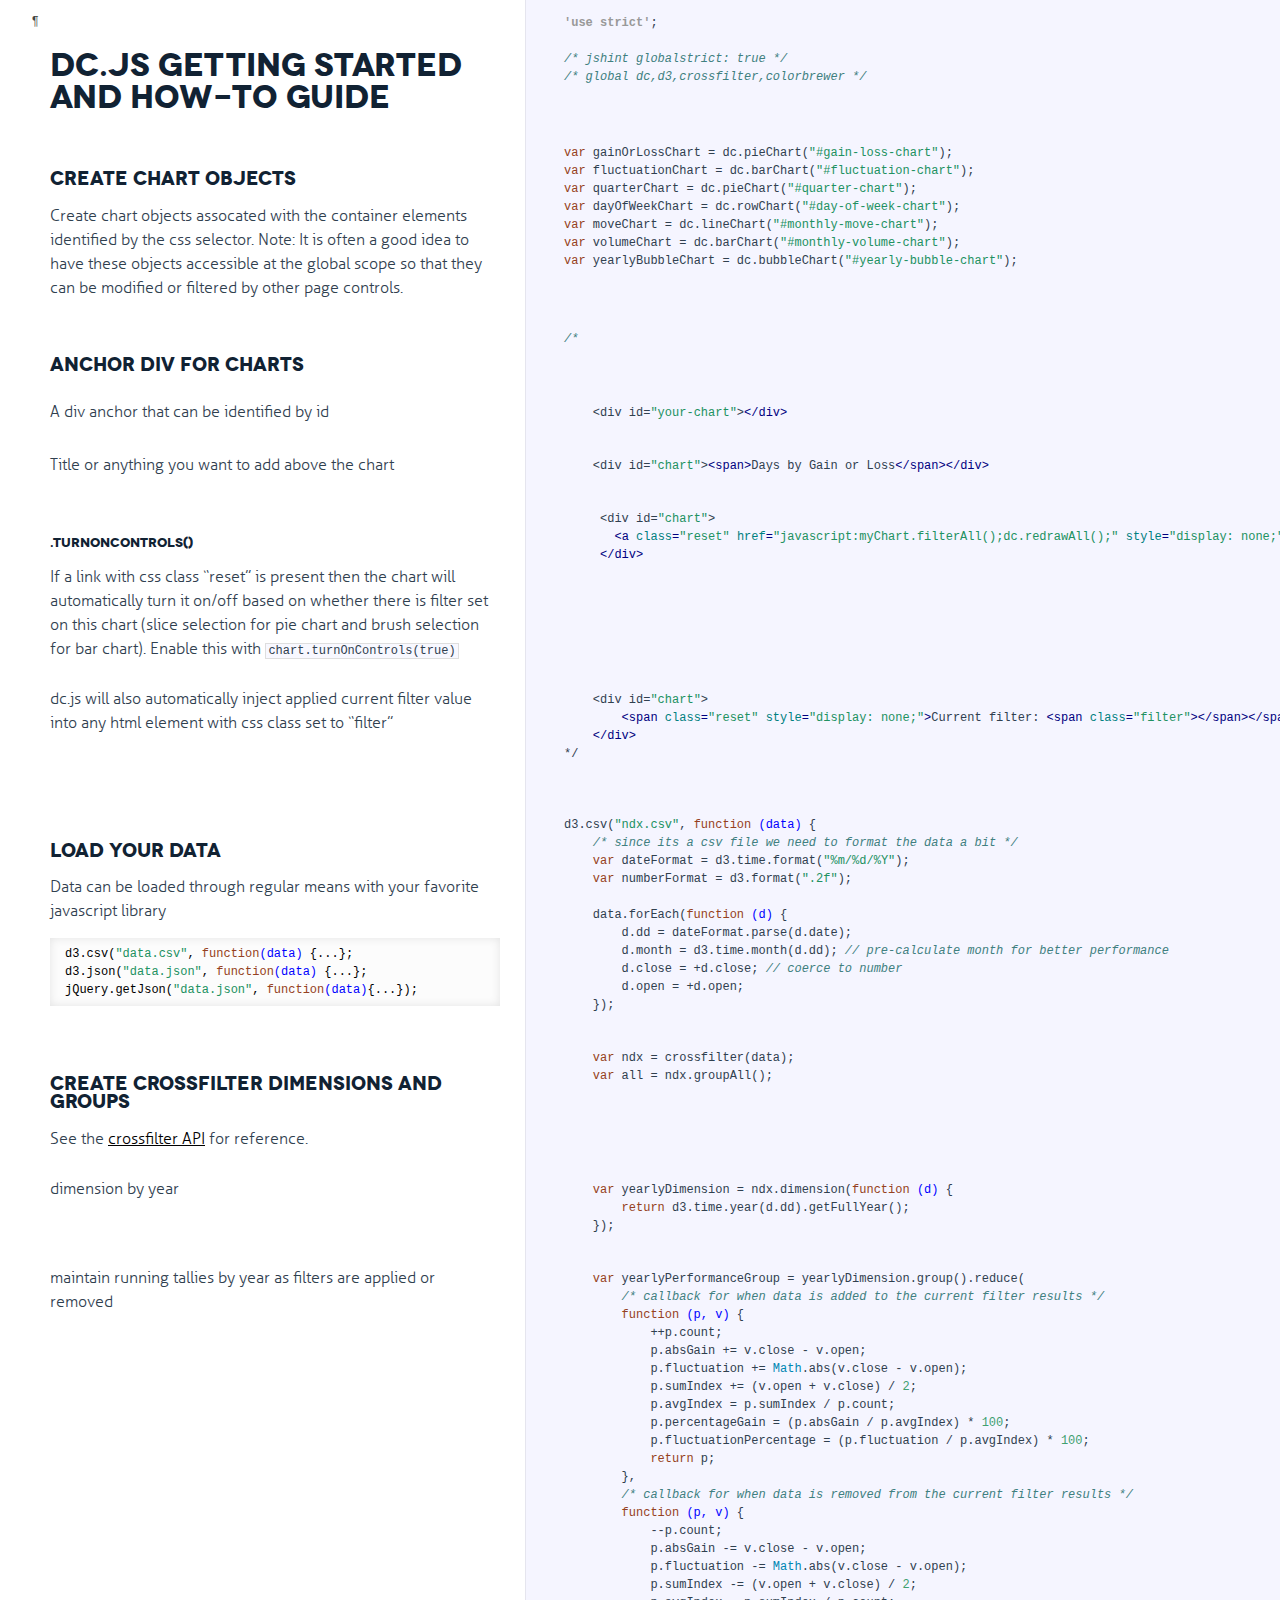
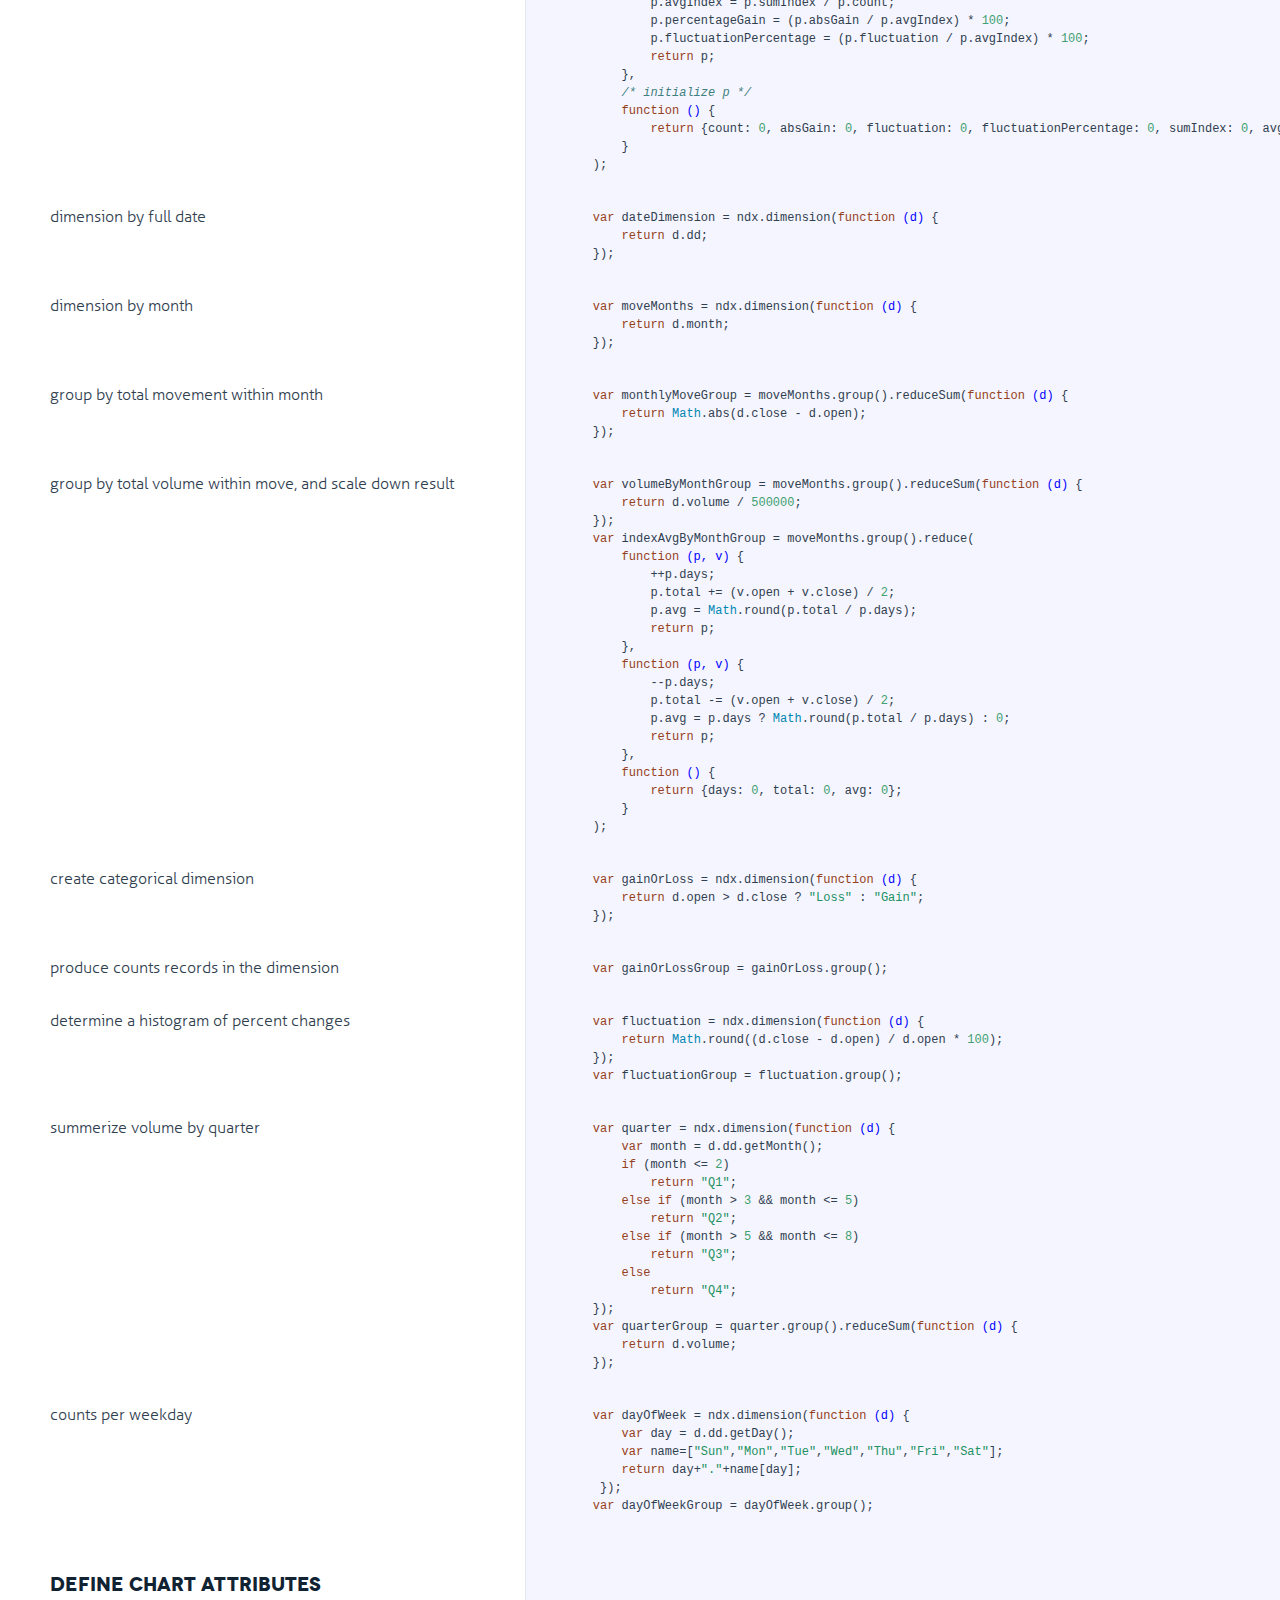
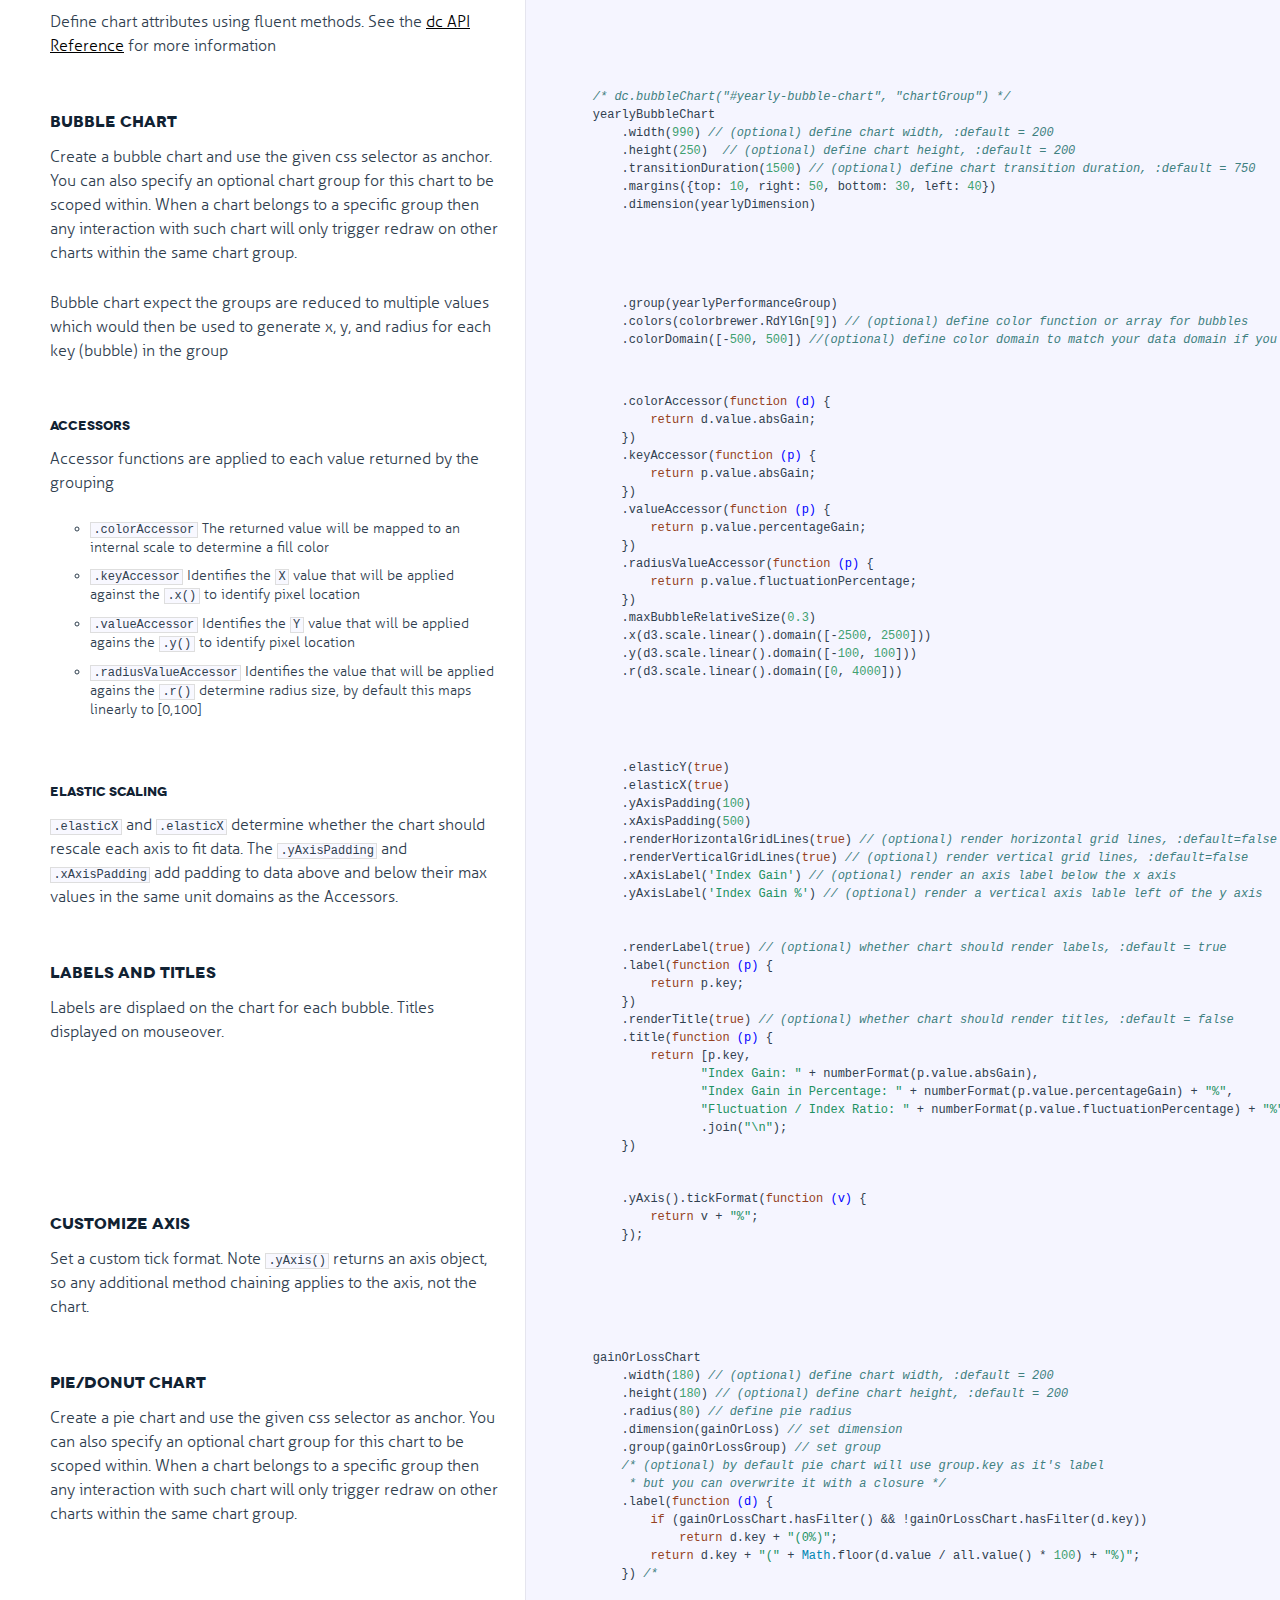
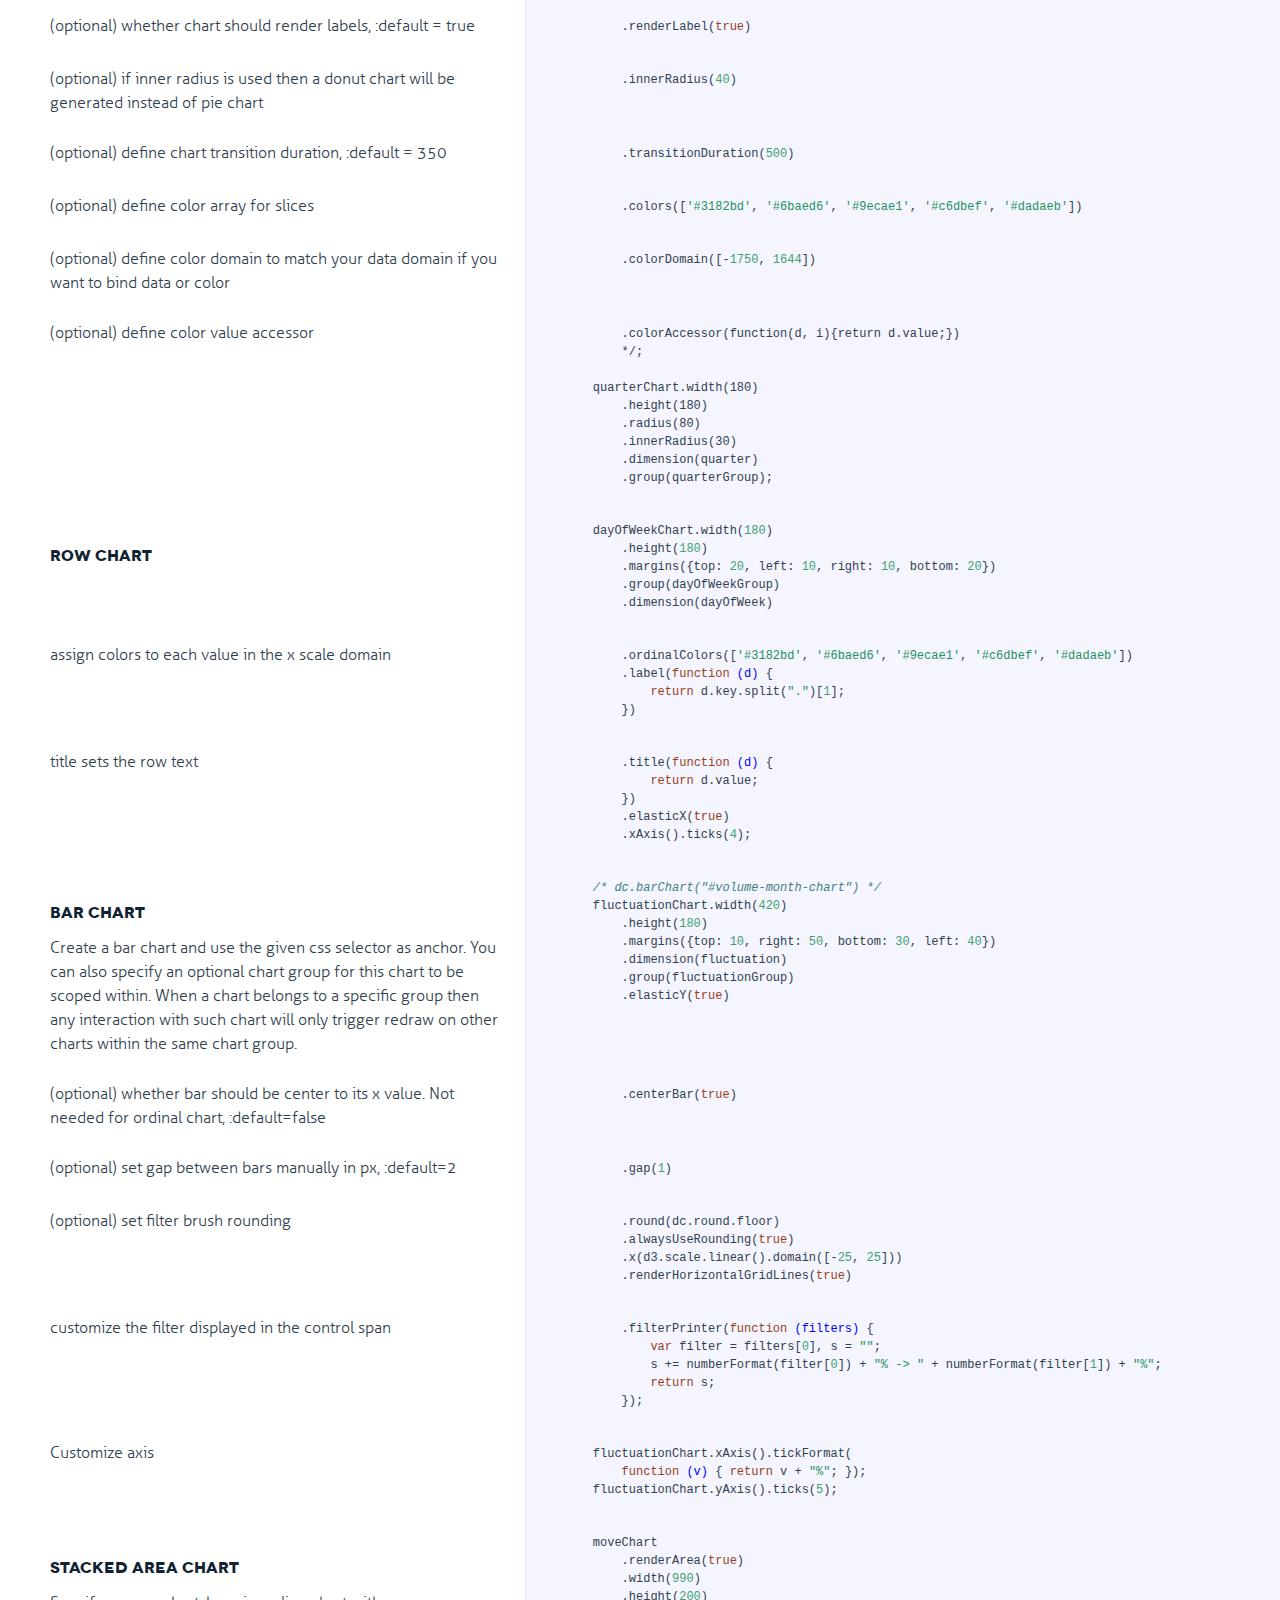
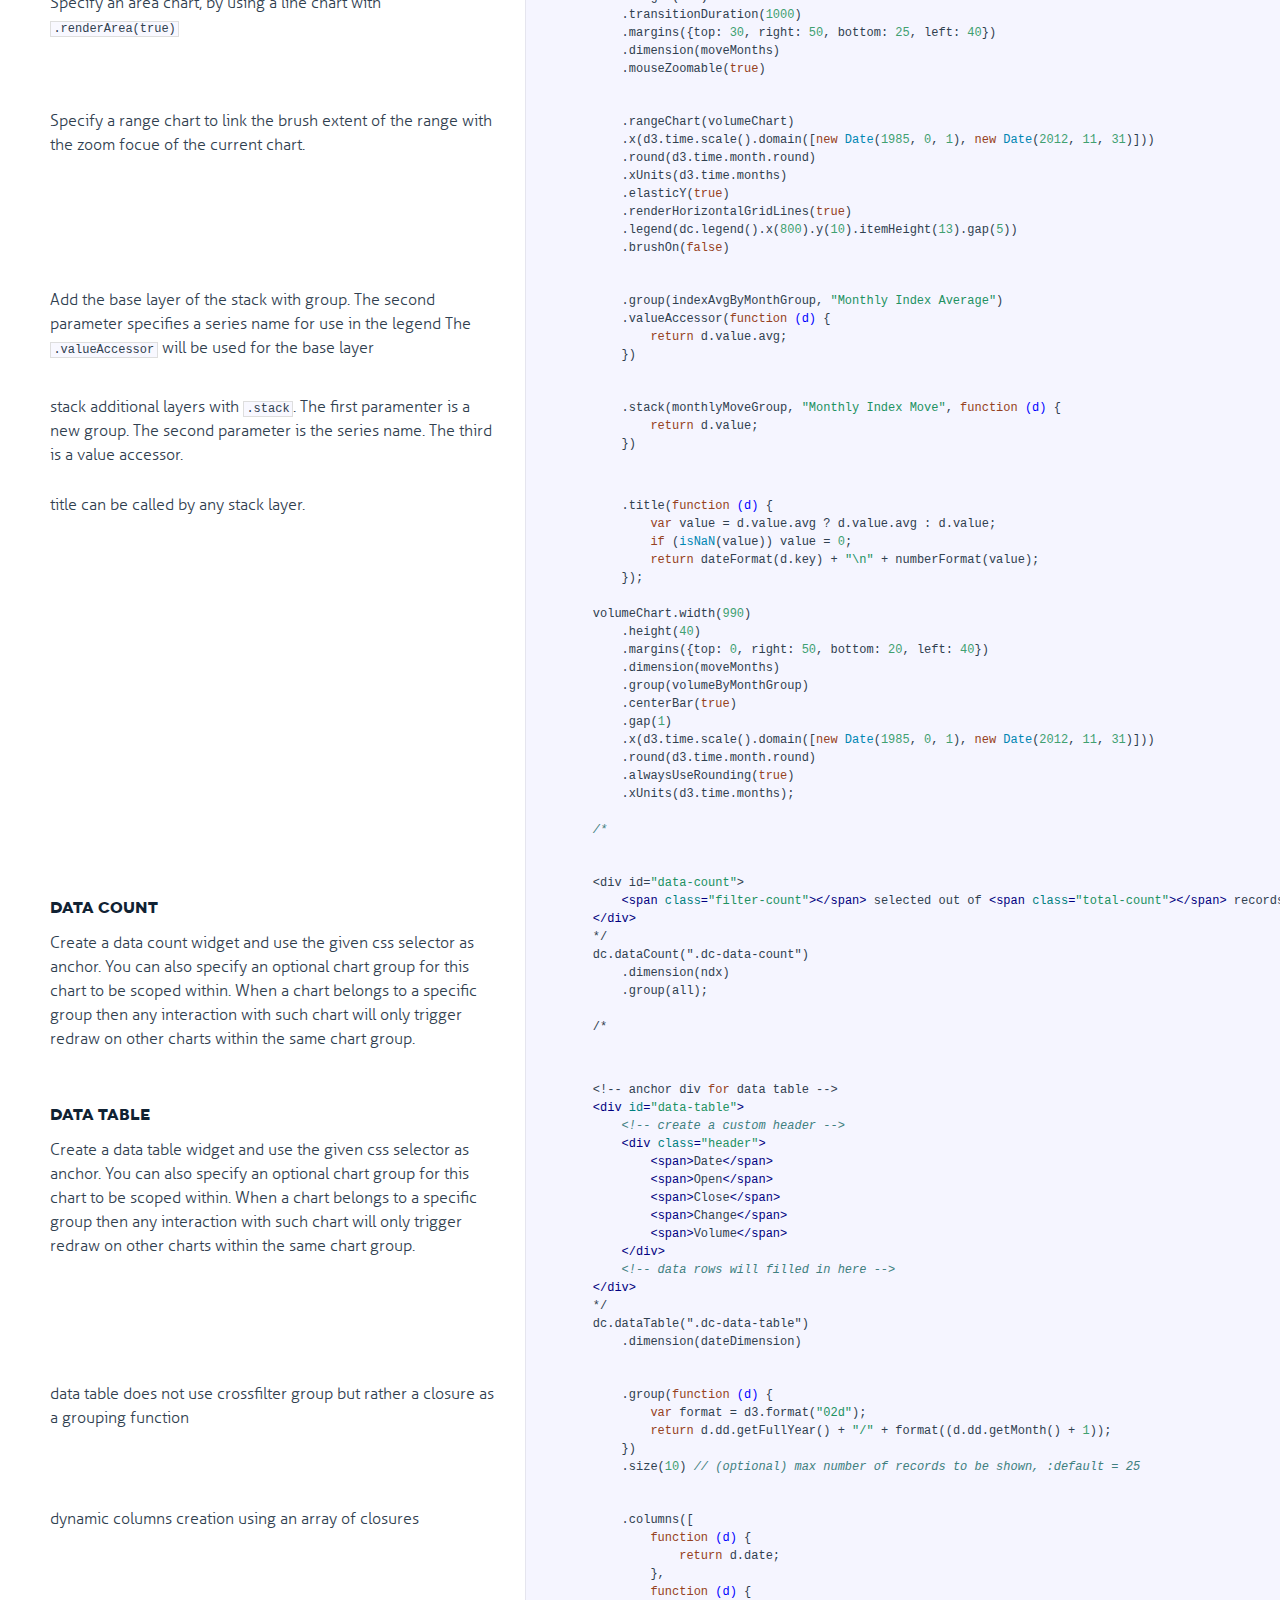
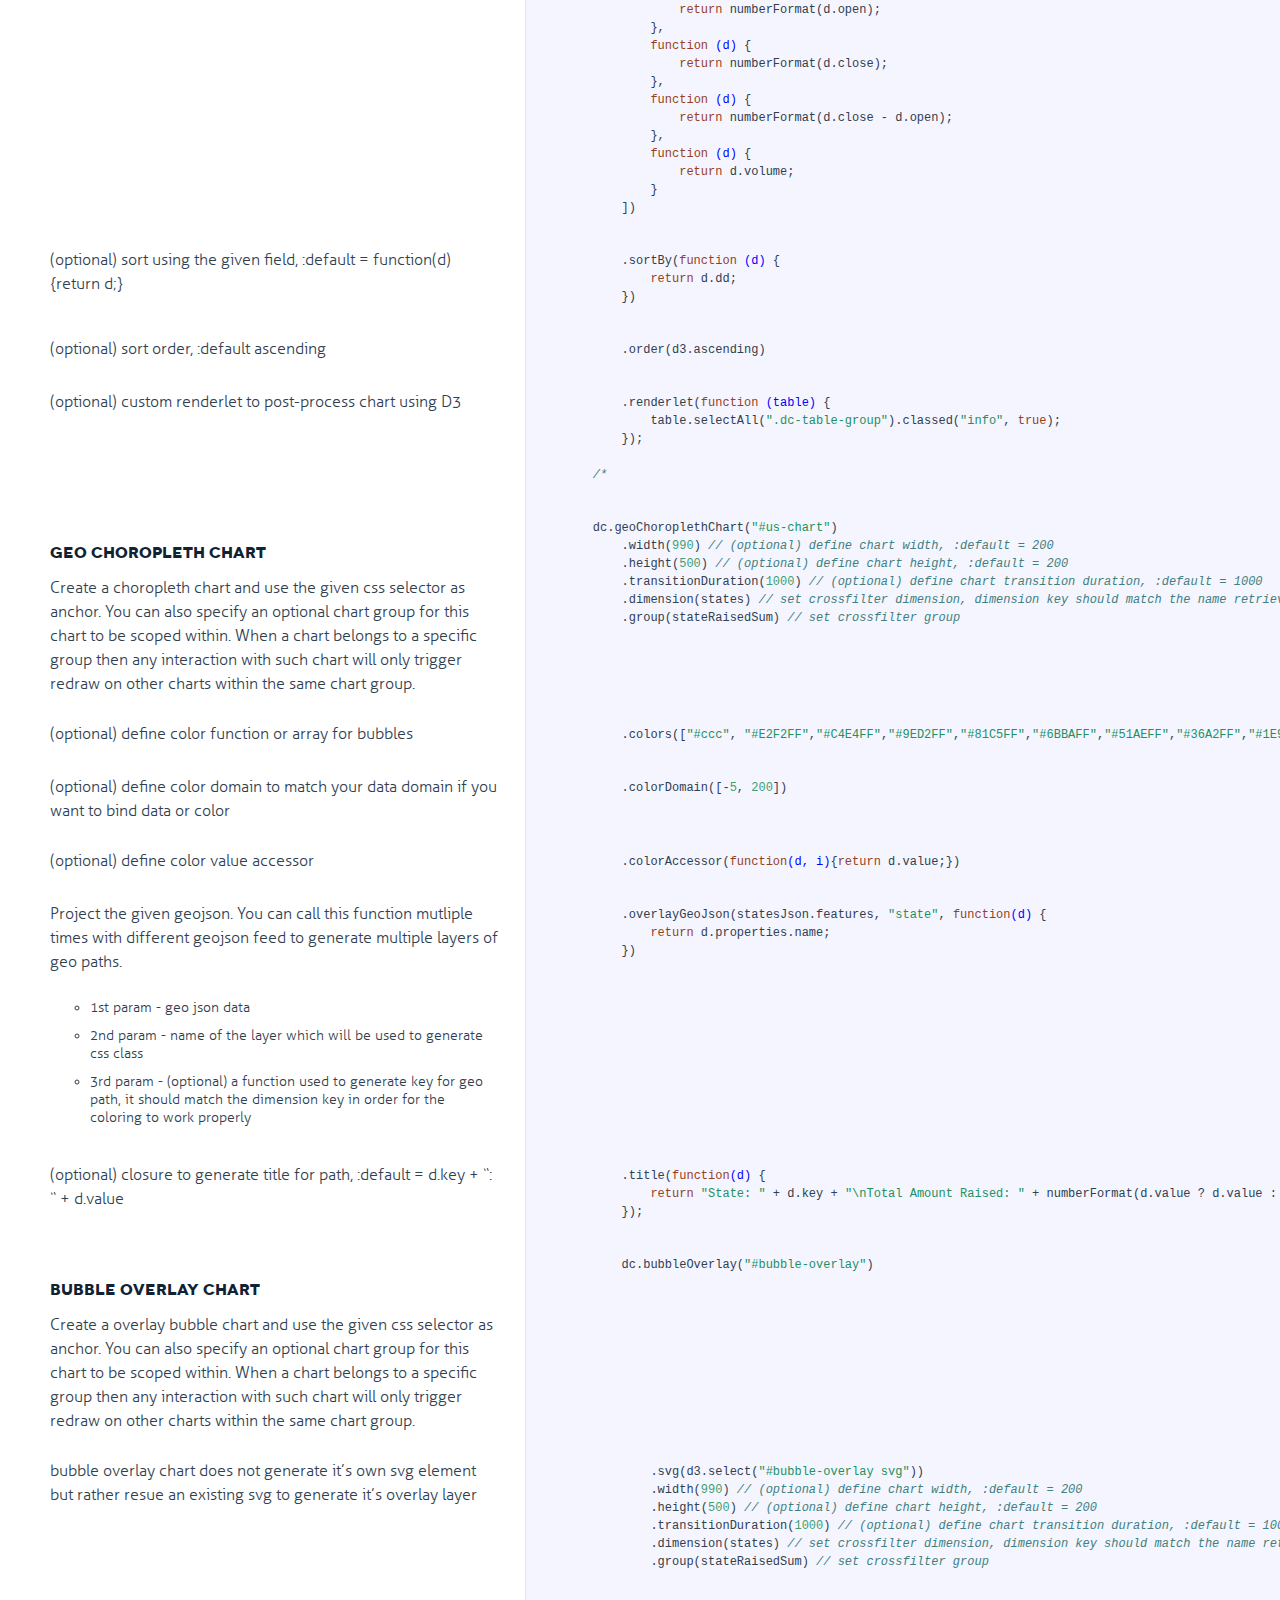
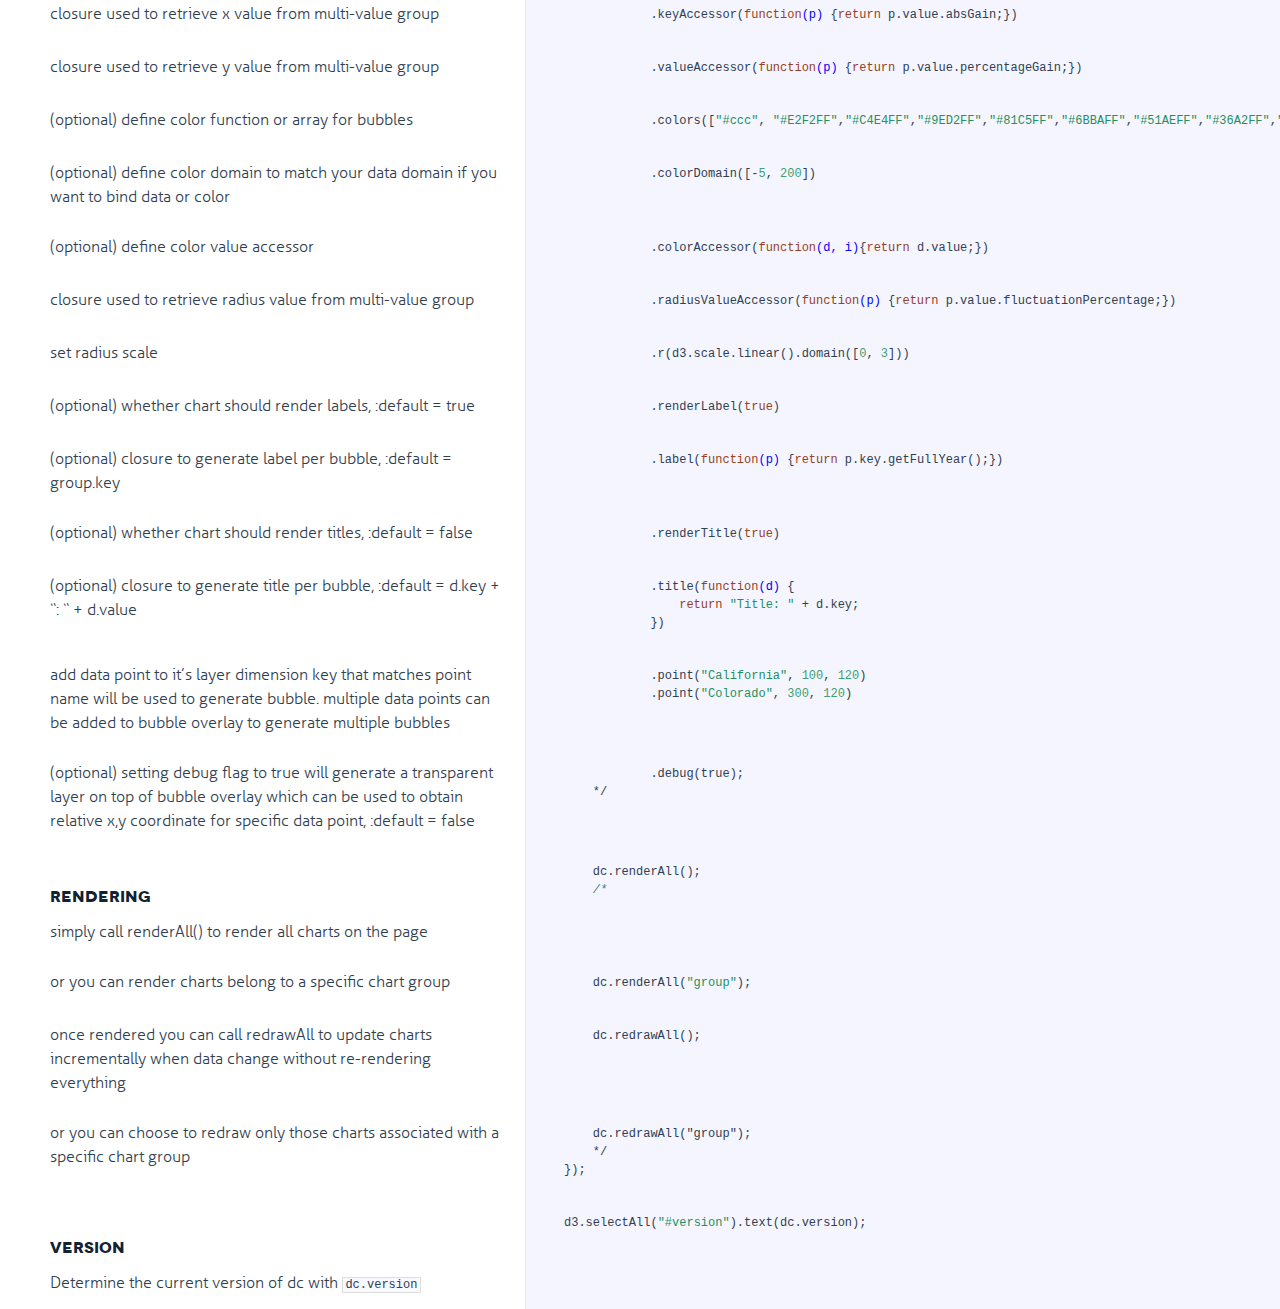
<file: web/docs/stock.html>
<!DOCTYPE html>

<html>
<head>
  <title>dc.js Getting Started and How-To Guide</title>
  <meta http-equiv="content-type" content="text/html; charset=UTF-8">
  <meta name="viewport" content="width=device-width, target-densitydpi=160dpi, initial-scale=1.0; maximum-scale=1.0; user-scalable=0;">
  <link rel="stylesheet" media="all" href="docco.css" />
</head>
<body>
  <div id="container">
    <div id="background"></div>
    
    <ul class="sections">
        
        
        
        <li id="section-1">
            <div class="annotation">
              
              <div class="pilwrap ">
                <a class="pilcrow" href="#section-1">&#182;</a>
              </div>
              <h1 id="dc-js-getting-started-and-how-to-guide">dc.js Getting Started and How-To Guide</h1>

            </div>
            
            <div class="content"><div class='highlight'><pre><span class="hljs-pi">'use strict'</span>;

<span class="hljs-comment">/* jshint globalstrict: true */</span>
<span class="hljs-comment">/* global dc,d3,crossfilter,colorbrewer */</span></pre></div></div>
            
        </li>
        
        
        <li id="section-2">
            <div class="annotation">
              
              <div class="pilwrap ">
                <a class="pilcrow" href="#section-2">&#182;</a>
              </div>
              <h3 id="create-chart-objects">Create Chart Objects</h3>
<p>Create chart objects assocated with the container elements identified by the css selector.
Note: It is often a good idea to have these objects accessible at the global scope so that they can be modified or filtered by other page controls.</p>

            </div>
            
            <div class="content"><div class='highlight'><pre><span class="hljs-keyword">var</span> gainOrLossChart = dc.pieChart(<span class="hljs-string">"#gain-loss-chart"</span>);
<span class="hljs-keyword">var</span> fluctuationChart = dc.barChart(<span class="hljs-string">"#fluctuation-chart"</span>);
<span class="hljs-keyword">var</span> quarterChart = dc.pieChart(<span class="hljs-string">"#quarter-chart"</span>);
<span class="hljs-keyword">var</span> dayOfWeekChart = dc.rowChart(<span class="hljs-string">"#day-of-week-chart"</span>);
<span class="hljs-keyword">var</span> moveChart = dc.lineChart(<span class="hljs-string">"#monthly-move-chart"</span>);
<span class="hljs-keyword">var</span> volumeChart = dc.barChart(<span class="hljs-string">"#monthly-volume-chart"</span>);
<span class="hljs-keyword">var</span> yearlyBubbleChart = dc.bubbleChart(<span class="hljs-string">"#yearly-bubble-chart"</span>);</pre></div></div>
            
        </li>
        
        
        <li id="section-3">
            <div class="annotation">
              
              <div class="pilwrap ">
                <a class="pilcrow" href="#section-3">&#182;</a>
              </div>
              <h3 id="anchor-div-for-charts">Anchor Div for Charts</h3>

            </div>
            
            <div class="content"><div class='highlight'><pre><span class="hljs-comment">/*
</span></pre></div></div>
            
        </li>
        
        
        <li id="section-4">
            <div class="annotation">
              
              <div class="pilwrap ">
                <a class="pilcrow" href="#section-4">&#182;</a>
              </div>
              <p>A div anchor that can be identified by id</p>

            </div>
            
            <div class="content"><div class='highlight'><pre>    &lt;div id=<span class="hljs-string">"your-chart"</span>&gt;<span class="xml"><span class="hljs-tag">&lt;/<span class="hljs-title">div</span>&gt;</span>
</span></pre></div></div>
            
        </li>
        
        
        <li id="section-5">
            <div class="annotation">
              
              <div class="pilwrap ">
                <a class="pilcrow" href="#section-5">&#182;</a>
              </div>
              <p>Title or anything you want to add above the chart</p>

            </div>
            
            <div class="content"><div class='highlight'><pre>    &lt;div id=<span class="hljs-string">"chart"</span>&gt;<span class="xml"><span class="hljs-tag">&lt;<span class="hljs-title">span</span>&gt;</span>Days by Gain or Loss<span class="hljs-tag">&lt;/<span class="hljs-title">span</span>&gt;</span><span class="hljs-tag">&lt;/<span class="hljs-title">div</span>&gt;</span>
</span></pre></div></div>
            
        </li>
        
        
        <li id="section-6">
            <div class="annotation">
              
              <div class="pilwrap ">
                <a class="pilcrow" href="#section-6">&#182;</a>
              </div>
              <h5 id="-turnoncontrols-">.turnOnControls()</h5>
<p>If a link with css class “reset” is present then the chart
will automatically turn it on/off based on whether there is filter
set on this chart (slice selection for pie chart and brush
selection for bar chart). Enable this with <code>chart.turnOnControls(true)</code></p>

            </div>
            
            <div class="content"><div class='highlight'><pre>     &lt;div id=<span class="hljs-string">"chart"</span>&gt;
       <span class="xml"><span class="hljs-tag">&lt;<span class="hljs-title">a</span> <span class="hljs-attribute">class</span>=<span class="hljs-value">"reset"</span> <span class="hljs-attribute">href</span>=<span class="hljs-value">"javascript:myChart.filterAll();dc.redrawAll();"</span> <span class="hljs-attribute">style</span>=<span class="hljs-value">"display: none;"</span>&gt;</span>reset<span class="hljs-tag">&lt;/<span class="hljs-title">a</span>&gt;</span>
     <span class="hljs-tag">&lt;/<span class="hljs-title">div</span>&gt;</span>
</span></pre></div></div>
            
        </li>
        
        
        <li id="section-7">
            <div class="annotation">
              
              <div class="pilwrap ">
                <a class="pilcrow" href="#section-7">&#182;</a>
              </div>
              <p>dc.js will also automatically inject applied current filter value into
any html element with css class set to “filter”</p>

            </div>
            
            <div class="content"><div class='highlight'><pre>    &lt;div id=<span class="hljs-string">"chart"</span>&gt;
        <span class="xml"><span class="hljs-tag">&lt;<span class="hljs-title">span</span> <span class="hljs-attribute">class</span>=<span class="hljs-value">"reset"</span> <span class="hljs-attribute">style</span>=<span class="hljs-value">"display: none;"</span>&gt;</span>Current filter: <span class="hljs-tag">&lt;<span class="hljs-title">span</span> <span class="hljs-attribute">class</span>=<span class="hljs-value">"filter"</span>&gt;</span><span class="hljs-tag">&lt;/<span class="hljs-title">span</span>&gt;</span><span class="hljs-tag">&lt;/<span class="hljs-title">span</span>&gt;</span>
    <span class="hljs-tag">&lt;/<span class="hljs-title">div</span>&gt;</span>
*/

</span></pre></div></div>
            
        </li>
        
        
        <li id="section-8">
            <div class="annotation">
              
              <div class="pilwrap ">
                <a class="pilcrow" href="#section-8">&#182;</a>
              </div>
              <h3 id="load-your-data">Load your data</h3>
<p>Data can be loaded through regular means with your
favorite javascript library</p>
<pre><code class="lang-javascript">d3.csv(<span class="hljs-string">"data.csv"</span>, <span class="hljs-function"><span class="hljs-keyword">function</span><span class="hljs-params">(data)</span> {</span>...};
d3.json(<span class="hljs-string">"data.json"</span>, <span class="hljs-function"><span class="hljs-keyword">function</span><span class="hljs-params">(data)</span> {</span>...};
jQuery.getJson(<span class="hljs-string">"data.json"</span>, <span class="hljs-function"><span class="hljs-keyword">function</span><span class="hljs-params">(data)</span>{</span>...});
</code></pre>

            </div>
            
            <div class="content"><div class='highlight'><pre>d3.csv(<span class="hljs-string">"ndx.csv"</span>, <span class="hljs-function"><span class="hljs-keyword">function</span> <span class="hljs-params">(data)</span> {</span>
    <span class="hljs-comment">/* since its a csv file we need to format the data a bit */</span>
    <span class="hljs-keyword">var</span> dateFormat = d3.time.format(<span class="hljs-string">"%m/%d/%Y"</span>);
    <span class="hljs-keyword">var</span> numberFormat = d3.format(<span class="hljs-string">".2f"</span>);

    data.forEach(<span class="hljs-function"><span class="hljs-keyword">function</span> <span class="hljs-params">(d)</span> {</span>
        d.dd = dateFormat.parse(d.date);
        d.month = d3.time.month(d.dd); <span class="hljs-comment">// pre-calculate month for better performance</span>
        d.close = +d.close; <span class="hljs-comment">// coerce to number</span>
        d.open = +d.open;
    });</pre></div></div>
            
        </li>
        
        
        <li id="section-9">
            <div class="annotation">
              
              <div class="pilwrap ">
                <a class="pilcrow" href="#section-9">&#182;</a>
              </div>
              <h3 id="create-crossfilter-dimensions-and-groups">Create Crossfilter Dimensions and Groups</h3>
<p>See the <a href="https://github.com/square/crossfilter/wiki/API-Reference">crossfilter API</a> for reference.</p>

            </div>
            
            <div class="content"><div class='highlight'><pre>    <span class="hljs-keyword">var</span> ndx = crossfilter(data);
    <span class="hljs-keyword">var</span> all = ndx.groupAll();</pre></div></div>
            
        </li>
        
        
        <li id="section-10">
            <div class="annotation">
              
              <div class="pilwrap ">
                <a class="pilcrow" href="#section-10">&#182;</a>
              </div>
              <p>dimension by year</p>

            </div>
            
            <div class="content"><div class='highlight'><pre>    <span class="hljs-keyword">var</span> yearlyDimension = ndx.dimension(<span class="hljs-function"><span class="hljs-keyword">function</span> <span class="hljs-params">(d)</span> {</span>
        <span class="hljs-keyword">return</span> d3.time.year(d.dd).getFullYear();
    });</pre></div></div>
            
        </li>
        
        
        <li id="section-11">
            <div class="annotation">
              
              <div class="pilwrap ">
                <a class="pilcrow" href="#section-11">&#182;</a>
              </div>
              <p>maintain running tallies by year as filters are applied or removed</p>

            </div>
            
            <div class="content"><div class='highlight'><pre>    <span class="hljs-keyword">var</span> yearlyPerformanceGroup = yearlyDimension.group().reduce(
        <span class="hljs-comment">/* callback for when data is added to the current filter results */</span>
        <span class="hljs-function"><span class="hljs-keyword">function</span> <span class="hljs-params">(p, v)</span> {</span>
            ++p.count;
            p.absGain += v.close - v.open;
            p.fluctuation += <span class="hljs-built_in">Math</span>.abs(v.close - v.open);
            p.sumIndex += (v.open + v.close) / <span class="hljs-number">2</span>;
            p.avgIndex = p.sumIndex / p.count;
            p.percentageGain = (p.absGain / p.avgIndex) * <span class="hljs-number">100</span>;
            p.fluctuationPercentage = (p.fluctuation / p.avgIndex) * <span class="hljs-number">100</span>;
            <span class="hljs-keyword">return</span> p;
        },
        <span class="hljs-comment">/* callback for when data is removed from the current filter results */</span>
        <span class="hljs-function"><span class="hljs-keyword">function</span> <span class="hljs-params">(p, v)</span> {</span>
            --p.count;
            p.absGain -= v.close - v.open;
            p.fluctuation -= <span class="hljs-built_in">Math</span>.abs(v.close - v.open);
            p.sumIndex -= (v.open + v.close) / <span class="hljs-number">2</span>;
            p.avgIndex = p.sumIndex / p.count;
            p.percentageGain = (p.absGain / p.avgIndex) * <span class="hljs-number">100</span>;
            p.fluctuationPercentage = (p.fluctuation / p.avgIndex) * <span class="hljs-number">100</span>;
            <span class="hljs-keyword">return</span> p;
        },
        <span class="hljs-comment">/* initialize p */</span>
        <span class="hljs-function"><span class="hljs-keyword">function</span> <span class="hljs-params">()</span> {</span>
            <span class="hljs-keyword">return</span> {count: <span class="hljs-number">0</span>, absGain: <span class="hljs-number">0</span>, fluctuation: <span class="hljs-number">0</span>, fluctuationPercentage: <span class="hljs-number">0</span>, sumIndex: <span class="hljs-number">0</span>, avgIndex: <span class="hljs-number">0</span>, percentageGain: <span class="hljs-number">0</span>};
        }
    );</pre></div></div>
            
        </li>
        
        
        <li id="section-12">
            <div class="annotation">
              
              <div class="pilwrap ">
                <a class="pilcrow" href="#section-12">&#182;</a>
              </div>
              <p>dimension by full date</p>

            </div>
            
            <div class="content"><div class='highlight'><pre>    <span class="hljs-keyword">var</span> dateDimension = ndx.dimension(<span class="hljs-function"><span class="hljs-keyword">function</span> <span class="hljs-params">(d)</span> {</span>
        <span class="hljs-keyword">return</span> d.dd;
    });</pre></div></div>
            
        </li>
        
        
        <li id="section-13">
            <div class="annotation">
              
              <div class="pilwrap ">
                <a class="pilcrow" href="#section-13">&#182;</a>
              </div>
              <p>dimension by month</p>

            </div>
            
            <div class="content"><div class='highlight'><pre>    <span class="hljs-keyword">var</span> moveMonths = ndx.dimension(<span class="hljs-function"><span class="hljs-keyword">function</span> <span class="hljs-params">(d)</span> {</span>
        <span class="hljs-keyword">return</span> d.month;
    });</pre></div></div>
            
        </li>
        
        
        <li id="section-14">
            <div class="annotation">
              
              <div class="pilwrap ">
                <a class="pilcrow" href="#section-14">&#182;</a>
              </div>
              <p>group by total movement within month</p>

            </div>
            
            <div class="content"><div class='highlight'><pre>    <span class="hljs-keyword">var</span> monthlyMoveGroup = moveMonths.group().reduceSum(<span class="hljs-function"><span class="hljs-keyword">function</span> <span class="hljs-params">(d)</span> {</span>
        <span class="hljs-keyword">return</span> <span class="hljs-built_in">Math</span>.abs(d.close - d.open);
    });</pre></div></div>
            
        </li>
        
        
        <li id="section-15">
            <div class="annotation">
              
              <div class="pilwrap ">
                <a class="pilcrow" href="#section-15">&#182;</a>
              </div>
              <p>group by total volume within move, and scale down result</p>

            </div>
            
            <div class="content"><div class='highlight'><pre>    <span class="hljs-keyword">var</span> volumeByMonthGroup = moveMonths.group().reduceSum(<span class="hljs-function"><span class="hljs-keyword">function</span> <span class="hljs-params">(d)</span> {</span>
        <span class="hljs-keyword">return</span> d.volume / <span class="hljs-number">500000</span>;
    });
    <span class="hljs-keyword">var</span> indexAvgByMonthGroup = moveMonths.group().reduce(
        <span class="hljs-function"><span class="hljs-keyword">function</span> <span class="hljs-params">(p, v)</span> {</span>
            ++p.days;
            p.total += (v.open + v.close) / <span class="hljs-number">2</span>;
            p.avg = <span class="hljs-built_in">Math</span>.round(p.total / p.days);
            <span class="hljs-keyword">return</span> p;
        },
        <span class="hljs-function"><span class="hljs-keyword">function</span> <span class="hljs-params">(p, v)</span> {</span>
            --p.days;
            p.total -= (v.open + v.close) / <span class="hljs-number">2</span>;
            p.avg = p.days ? <span class="hljs-built_in">Math</span>.round(p.total / p.days) : <span class="hljs-number">0</span>;
            <span class="hljs-keyword">return</span> p;
        },
        <span class="hljs-function"><span class="hljs-keyword">function</span> <span class="hljs-params">()</span> {</span>
            <span class="hljs-keyword">return</span> {days: <span class="hljs-number">0</span>, total: <span class="hljs-number">0</span>, avg: <span class="hljs-number">0</span>};
        }
    );</pre></div></div>
            
        </li>
        
        
        <li id="section-16">
            <div class="annotation">
              
              <div class="pilwrap ">
                <a class="pilcrow" href="#section-16">&#182;</a>
              </div>
              <p>create categorical dimension</p>

            </div>
            
            <div class="content"><div class='highlight'><pre>    <span class="hljs-keyword">var</span> gainOrLoss = ndx.dimension(<span class="hljs-function"><span class="hljs-keyword">function</span> <span class="hljs-params">(d)</span> {</span>
        <span class="hljs-keyword">return</span> d.open &gt; d.close ? <span class="hljs-string">"Loss"</span> : <span class="hljs-string">"Gain"</span>;
    });</pre></div></div>
            
        </li>
        
        
        <li id="section-17">
            <div class="annotation">
              
              <div class="pilwrap ">
                <a class="pilcrow" href="#section-17">&#182;</a>
              </div>
              <p>produce counts records in the dimension</p>

            </div>
            
            <div class="content"><div class='highlight'><pre>    <span class="hljs-keyword">var</span> gainOrLossGroup = gainOrLoss.group();</pre></div></div>
            
        </li>
        
        
        <li id="section-18">
            <div class="annotation">
              
              <div class="pilwrap ">
                <a class="pilcrow" href="#section-18">&#182;</a>
              </div>
              <p>determine a histogram of percent changes</p>

            </div>
            
            <div class="content"><div class='highlight'><pre>    <span class="hljs-keyword">var</span> fluctuation = ndx.dimension(<span class="hljs-function"><span class="hljs-keyword">function</span> <span class="hljs-params">(d)</span> {</span>
        <span class="hljs-keyword">return</span> <span class="hljs-built_in">Math</span>.round((d.close - d.open) / d.open * <span class="hljs-number">100</span>);
    });
    <span class="hljs-keyword">var</span> fluctuationGroup = fluctuation.group();</pre></div></div>
            
        </li>
        
        
        <li id="section-19">
            <div class="annotation">
              
              <div class="pilwrap ">
                <a class="pilcrow" href="#section-19">&#182;</a>
              </div>
              <p>summerize volume by quarter</p>

            </div>
            
            <div class="content"><div class='highlight'><pre>    <span class="hljs-keyword">var</span> quarter = ndx.dimension(<span class="hljs-function"><span class="hljs-keyword">function</span> <span class="hljs-params">(d)</span> {</span>
        <span class="hljs-keyword">var</span> month = d.dd.getMonth();
        <span class="hljs-keyword">if</span> (month &lt;= <span class="hljs-number">2</span>)
            <span class="hljs-keyword">return</span> <span class="hljs-string">"Q1"</span>;
        <span class="hljs-keyword">else</span> <span class="hljs-keyword">if</span> (month &gt; <span class="hljs-number">3</span> &amp;&amp; month &lt;= <span class="hljs-number">5</span>)
            <span class="hljs-keyword">return</span> <span class="hljs-string">"Q2"</span>;
        <span class="hljs-keyword">else</span> <span class="hljs-keyword">if</span> (month &gt; <span class="hljs-number">5</span> &amp;&amp; month &lt;= <span class="hljs-number">8</span>)
            <span class="hljs-keyword">return</span> <span class="hljs-string">"Q3"</span>;
        <span class="hljs-keyword">else</span>
            <span class="hljs-keyword">return</span> <span class="hljs-string">"Q4"</span>;
    });
    <span class="hljs-keyword">var</span> quarterGroup = quarter.group().reduceSum(<span class="hljs-function"><span class="hljs-keyword">function</span> <span class="hljs-params">(d)</span> {</span>
        <span class="hljs-keyword">return</span> d.volume;
    });</pre></div></div>
            
        </li>
        
        
        <li id="section-20">
            <div class="annotation">
              
              <div class="pilwrap ">
                <a class="pilcrow" href="#section-20">&#182;</a>
              </div>
              <p>counts per weekday</p>

            </div>
            
            <div class="content"><div class='highlight'><pre>    <span class="hljs-keyword">var</span> dayOfWeek = ndx.dimension(<span class="hljs-function"><span class="hljs-keyword">function</span> <span class="hljs-params">(d)</span> {</span>
        <span class="hljs-keyword">var</span> day = d.dd.getDay();
        <span class="hljs-keyword">var</span> name=[<span class="hljs-string">"Sun"</span>,<span class="hljs-string">"Mon"</span>,<span class="hljs-string">"Tue"</span>,<span class="hljs-string">"Wed"</span>,<span class="hljs-string">"Thu"</span>,<span class="hljs-string">"Fri"</span>,<span class="hljs-string">"Sat"</span>];
        <span class="hljs-keyword">return</span> day+<span class="hljs-string">"."</span>+name[day];
     });
    <span class="hljs-keyword">var</span> dayOfWeekGroup = dayOfWeek.group();</pre></div></div>
            
        </li>
        
        
        <li id="section-21">
            <div class="annotation">
              
              <div class="pilwrap ">
                <a class="pilcrow" href="#section-21">&#182;</a>
              </div>
              <h3 id="define-chart-attributes">Define Chart Attributes</h3>
<p>Define chart attributes using fluent methods. See the <a href="https://github.com/dc-js/dc.js/blob/master/web/docs/api-1.7.0.md">dc API Reference</a> for more information</p>

            </div>
            
        </li>
        
        
        <li id="section-22">
            <div class="annotation">
              
              <div class="pilwrap ">
                <a class="pilcrow" href="#section-22">&#182;</a>
              </div>
              <h4 id="bubble-chart">Bubble Chart</h4>
<p>Create a bubble chart and use the given css selector as anchor. You can also specify
an optional chart group for this chart to be scoped within. When a chart belongs
to a specific group then any interaction with such chart will only trigger redraw
on other charts within the same chart group.</p>

            </div>
            
            <div class="content"><div class='highlight'><pre>    <span class="hljs-comment">/* dc.bubbleChart("#yearly-bubble-chart", "chartGroup") */</span>
    yearlyBubbleChart
        .width(<span class="hljs-number">990</span>) <span class="hljs-comment">// (optional) define chart width, :default = 200</span>
        .height(<span class="hljs-number">250</span>)  <span class="hljs-comment">// (optional) define chart height, :default = 200</span>
        .transitionDuration(<span class="hljs-number">1500</span>) <span class="hljs-comment">// (optional) define chart transition duration, :default = 750</span>
        .margins({top: <span class="hljs-number">10</span>, right: <span class="hljs-number">50</span>, bottom: <span class="hljs-number">30</span>, left: <span class="hljs-number">40</span>})
        .dimension(yearlyDimension)</pre></div></div>
            
        </li>
        
        
        <li id="section-23">
            <div class="annotation">
              
              <div class="pilwrap ">
                <a class="pilcrow" href="#section-23">&#182;</a>
              </div>
              <p>Bubble chart expect the groups are reduced to multiple values which would then be used
to generate x, y, and radius for each key (bubble) in the group</p>

            </div>
            
            <div class="content"><div class='highlight'><pre>        .group(yearlyPerformanceGroup)
        .colors(colorbrewer.RdYlGn[<span class="hljs-number">9</span>]) <span class="hljs-comment">// (optional) define color function or array for bubbles</span>
        .colorDomain([-<span class="hljs-number">500</span>, <span class="hljs-number">500</span>]) <span class="hljs-comment">//(optional) define color domain to match your data domain if you want to bind data or color</span></pre></div></div>
            
        </li>
        
        
        <li id="section-24">
            <div class="annotation">
              
              <div class="pilwrap ">
                <a class="pilcrow" href="#section-24">&#182;</a>
              </div>
              <h5 id="accessors">Accessors</h5>
<p>Accessor functions are applied to each value returned by the grouping</p>
<ul>
<li><code>.colorAccessor</code> The returned value will be mapped to an internal scale to determine a fill color</li>
<li><code>.keyAccessor</code> Identifies the <code>X</code> value that will be applied against the <code>.x()</code> to identify pixel location</li>
<li><code>.valueAccessor</code> Identifies the <code>Y</code> value that will be applied agains the <code>.y()</code> to identify pixel location</li>
<li><code>.radiusValueAccessor</code> Identifies the value that will be applied agains the <code>.r()</code> determine radius size, by default this maps linearly to [0,100]</li>
</ul>

            </div>
            
            <div class="content"><div class='highlight'><pre>        .colorAccessor(<span class="hljs-function"><span class="hljs-keyword">function</span> <span class="hljs-params">(d)</span> {</span>
            <span class="hljs-keyword">return</span> d.value.absGain;
        })
        .keyAccessor(<span class="hljs-function"><span class="hljs-keyword">function</span> <span class="hljs-params">(p)</span> {</span>
            <span class="hljs-keyword">return</span> p.value.absGain;
        })
        .valueAccessor(<span class="hljs-function"><span class="hljs-keyword">function</span> <span class="hljs-params">(p)</span> {</span>
            <span class="hljs-keyword">return</span> p.value.percentageGain;
        })
        .radiusValueAccessor(<span class="hljs-function"><span class="hljs-keyword">function</span> <span class="hljs-params">(p)</span> {</span>
            <span class="hljs-keyword">return</span> p.value.fluctuationPercentage;
        })
        .maxBubbleRelativeSize(<span class="hljs-number">0.3</span>)
        .x(d3.scale.linear().domain([-<span class="hljs-number">2500</span>, <span class="hljs-number">2500</span>]))
        .y(d3.scale.linear().domain([-<span class="hljs-number">100</span>, <span class="hljs-number">100</span>]))
        .r(d3.scale.linear().domain([<span class="hljs-number">0</span>, <span class="hljs-number">4000</span>]))</pre></div></div>
            
        </li>
        
        
        <li id="section-25">
            <div class="annotation">
              
              <div class="pilwrap ">
                <a class="pilcrow" href="#section-25">&#182;</a>
              </div>
              <h5 id="elastic-scaling">Elastic Scaling</h5>
<p><code>.elasticX</code> and <code>.elasticX</code> determine whether the chart should rescale each axis to fit data.
The <code>.yAxisPadding</code> and <code>.xAxisPadding</code> add padding to data above and below their max values in the same unit domains as the Accessors.</p>

            </div>
            
            <div class="content"><div class='highlight'><pre>        .elasticY(<span class="hljs-literal">true</span>)
        .elasticX(<span class="hljs-literal">true</span>)
        .yAxisPadding(<span class="hljs-number">100</span>)
        .xAxisPadding(<span class="hljs-number">500</span>)
        .renderHorizontalGridLines(<span class="hljs-literal">true</span>) <span class="hljs-comment">// (optional) render horizontal grid lines, :default=false</span>
        .renderVerticalGridLines(<span class="hljs-literal">true</span>) <span class="hljs-comment">// (optional) render vertical grid lines, :default=false</span>
        .xAxisLabel(<span class="hljs-string">'Index Gain'</span>) <span class="hljs-comment">// (optional) render an axis label below the x axis</span>
        .yAxisLabel(<span class="hljs-string">'Index Gain %'</span>) <span class="hljs-comment">// (optional) render a vertical axis lable left of the y axis</span></pre></div></div>
            
        </li>
        
        
        <li id="section-26">
            <div class="annotation">
              
              <div class="pilwrap ">
                <a class="pilcrow" href="#section-26">&#182;</a>
              </div>
              <h4 id="labels-and-titles">Labels and  Titles</h4>
<p>Labels are displaed on the chart for each bubble. Titles displayed on mouseover.</p>

            </div>
            
            <div class="content"><div class='highlight'><pre>        .renderLabel(<span class="hljs-literal">true</span>) <span class="hljs-comment">// (optional) whether chart should render labels, :default = true</span>
        .label(<span class="hljs-function"><span class="hljs-keyword">function</span> <span class="hljs-params">(p)</span> {</span>
            <span class="hljs-keyword">return</span> p.key;
        })
        .renderTitle(<span class="hljs-literal">true</span>) <span class="hljs-comment">// (optional) whether chart should render titles, :default = false</span>
        .title(<span class="hljs-function"><span class="hljs-keyword">function</span> <span class="hljs-params">(p)</span> {</span>
            <span class="hljs-keyword">return</span> [p.key,
                   <span class="hljs-string">"Index Gain: "</span> + numberFormat(p.value.absGain),
                   <span class="hljs-string">"Index Gain in Percentage: "</span> + numberFormat(p.value.percentageGain) + <span class="hljs-string">"%"</span>,
                   <span class="hljs-string">"Fluctuation / Index Ratio: "</span> + numberFormat(p.value.fluctuationPercentage) + <span class="hljs-string">"%"</span>]
                   .join(<span class="hljs-string">"\n"</span>);
        })</pre></div></div>
            
        </li>
        
        
        <li id="section-27">
            <div class="annotation">
              
              <div class="pilwrap ">
                <a class="pilcrow" href="#section-27">&#182;</a>
              </div>
              <h4 id="customize-axis">Customize Axis</h4>
<p>Set a custom tick format. Note <code>.yAxis()</code> returns an axis object, so any additional method chaining applies to the axis, not the chart.</p>

            </div>
            
            <div class="content"><div class='highlight'><pre>        .yAxis().tickFormat(<span class="hljs-function"><span class="hljs-keyword">function</span> <span class="hljs-params">(v)</span> {</span>
            <span class="hljs-keyword">return</span> v + <span class="hljs-string">"%"</span>;
        });</pre></div></div>
            
        </li>
        
        
        <li id="section-28">
            <div class="annotation">
              
              <div class="pilwrap ">
                <a class="pilcrow" href="#section-28">&#182;</a>
              </div>
              <h4 id="pie-donut-chart">Pie/Donut Chart</h4>
<p>Create a pie chart and use the given css selector as anchor. You can also specify
an optional chart group for this chart to be scoped within. When a chart belongs
to a specific group then any interaction with such chart will only trigger redraw
on other charts within the same chart group.</p>

            </div>
            
            <div class="content"><div class='highlight'><pre>
    gainOrLossChart
        .width(<span class="hljs-number">180</span>) <span class="hljs-comment">// (optional) define chart width, :default = 200</span>
        .height(<span class="hljs-number">180</span>) <span class="hljs-comment">// (optional) define chart height, :default = 200</span>
        .radius(<span class="hljs-number">80</span>) <span class="hljs-comment">// define pie radius</span>
        .dimension(gainOrLoss) <span class="hljs-comment">// set dimension</span>
        .group(gainOrLossGroup) <span class="hljs-comment">// set group</span>
        <span class="hljs-comment">/* (optional) by default pie chart will use group.key as it's label
         * but you can overwrite it with a closure */</span>
        .label(<span class="hljs-function"><span class="hljs-keyword">function</span> <span class="hljs-params">(d)</span> {</span>
            <span class="hljs-keyword">if</span> (gainOrLossChart.hasFilter() &amp;&amp; !gainOrLossChart.hasFilter(d.key))
                <span class="hljs-keyword">return</span> d.key + <span class="hljs-string">"(0%)"</span>;
            <span class="hljs-keyword">return</span> d.key + <span class="hljs-string">"("</span> + <span class="hljs-built_in">Math</span>.floor(d.value / all.value() * <span class="hljs-number">100</span>) + <span class="hljs-string">"%)"</span>;
        }) <span class="hljs-comment">/*
</span></pre></div></div>
            
        </li>
        
        
        <li id="section-29">
            <div class="annotation">
              
              <div class="pilwrap ">
                <a class="pilcrow" href="#section-29">&#182;</a>
              </div>
              <p>(optional) whether chart should render labels, :default = true</p>

            </div>
            
            <div class="content"><div class='highlight'><pre>        .renderLabel(<span class="hljs-literal">true</span>)</pre></div></div>
            
        </li>
        
        
        <li id="section-30">
            <div class="annotation">
              
              <div class="pilwrap ">
                <a class="pilcrow" href="#section-30">&#182;</a>
              </div>
              <p>(optional) if inner radius is used then a donut chart will be generated instead of pie chart</p>

            </div>
            
            <div class="content"><div class='highlight'><pre>        .innerRadius(<span class="hljs-number">40</span>)</pre></div></div>
            
        </li>
        
        
        <li id="section-31">
            <div class="annotation">
              
              <div class="pilwrap ">
                <a class="pilcrow" href="#section-31">&#182;</a>
              </div>
              <p>(optional) define chart transition duration, :default = 350</p>

            </div>
            
            <div class="content"><div class='highlight'><pre>        .transitionDuration(<span class="hljs-number">500</span>)</pre></div></div>
            
        </li>
        
        
        <li id="section-32">
            <div class="annotation">
              
              <div class="pilwrap ">
                <a class="pilcrow" href="#section-32">&#182;</a>
              </div>
              <p>(optional) define color array for slices</p>

            </div>
            
            <div class="content"><div class='highlight'><pre>        .colors([<span class="hljs-string">'#3182bd'</span>, <span class="hljs-string">'#6baed6'</span>, <span class="hljs-string">'#9ecae1'</span>, <span class="hljs-string">'#c6dbef'</span>, <span class="hljs-string">'#dadaeb'</span>])</pre></div></div>
            
        </li>
        
        
        <li id="section-33">
            <div class="annotation">
              
              <div class="pilwrap ">
                <a class="pilcrow" href="#section-33">&#182;</a>
              </div>
              <p>(optional) define color domain to match your data domain if you want to bind data or color</p>

            </div>
            
            <div class="content"><div class='highlight'><pre>        .colorDomain([-<span class="hljs-number">1750</span>, <span class="hljs-number">1644</span>])</pre></div></div>
            
        </li>
        
        
        <li id="section-34">
            <div class="annotation">
              
              <div class="pilwrap ">
                <a class="pilcrow" href="#section-34">&#182;</a>
              </div>
              <p>(optional) define color value accessor</p>

            </div>
            
            <div class="content"><div class='highlight'><pre>        .colorAccessor(function(d, i){return d.value;})
        */;

    quarterChart.width(180)
        .height(180)
        .radius(80)
        .innerRadius(30)
        .dimension(quarter)
        .group(quarterGroup);</pre></div></div>
            
        </li>
        
        
        <li id="section-35">
            <div class="annotation">
              
              <div class="pilwrap ">
                <a class="pilcrow" href="#section-35">&#182;</a>
              </div>
              <h4 id="row-chart">Row Chart</h4>

            </div>
            
            <div class="content"><div class='highlight'><pre>    dayOfWeekChart.width(<span class="hljs-number">180</span>)
        .height(<span class="hljs-number">180</span>)
        .margins({top: <span class="hljs-number">20</span>, left: <span class="hljs-number">10</span>, right: <span class="hljs-number">10</span>, bottom: <span class="hljs-number">20</span>})
        .group(dayOfWeekGroup)
        .dimension(dayOfWeek)</pre></div></div>
            
        </li>
        
        
        <li id="section-36">
            <div class="annotation">
              
              <div class="pilwrap ">
                <a class="pilcrow" href="#section-36">&#182;</a>
              </div>
              <p>assign colors to each value in the x scale domain</p>

            </div>
            
            <div class="content"><div class='highlight'><pre>        .ordinalColors([<span class="hljs-string">'#3182bd'</span>, <span class="hljs-string">'#6baed6'</span>, <span class="hljs-string">'#9ecae1'</span>, <span class="hljs-string">'#c6dbef'</span>, <span class="hljs-string">'#dadaeb'</span>])
        .label(<span class="hljs-function"><span class="hljs-keyword">function</span> <span class="hljs-params">(d)</span> {</span>
            <span class="hljs-keyword">return</span> d.key.split(<span class="hljs-string">"."</span>)[<span class="hljs-number">1</span>];
        })</pre></div></div>
            
        </li>
        
        
        <li id="section-37">
            <div class="annotation">
              
              <div class="pilwrap ">
                <a class="pilcrow" href="#section-37">&#182;</a>
              </div>
              <p>title sets the row text</p>

            </div>
            
            <div class="content"><div class='highlight'><pre>        .title(<span class="hljs-function"><span class="hljs-keyword">function</span> <span class="hljs-params">(d)</span> {</span>
            <span class="hljs-keyword">return</span> d.value;
        })
        .elasticX(<span class="hljs-literal">true</span>)
        .xAxis().ticks(<span class="hljs-number">4</span>);</pre></div></div>
            
        </li>
        
        
        <li id="section-38">
            <div class="annotation">
              
              <div class="pilwrap ">
                <a class="pilcrow" href="#section-38">&#182;</a>
              </div>
              <h4 id="bar-chart">Bar Chart</h4>
<p>Create a bar chart and use the given css selector as anchor. You can also specify
an optional chart group for this chart to be scoped within. When a chart belongs
to a specific group then any interaction with such chart will only trigger redraw
on other charts within the same chart group.</p>

            </div>
            
            <div class="content"><div class='highlight'><pre>    <span class="hljs-comment">/* dc.barChart("#volume-month-chart") */</span>
    fluctuationChart.width(<span class="hljs-number">420</span>)
        .height(<span class="hljs-number">180</span>)
        .margins({top: <span class="hljs-number">10</span>, right: <span class="hljs-number">50</span>, bottom: <span class="hljs-number">30</span>, left: <span class="hljs-number">40</span>})
        .dimension(fluctuation)
        .group(fluctuationGroup)
        .elasticY(<span class="hljs-literal">true</span>)</pre></div></div>
            
        </li>
        
        
        <li id="section-39">
            <div class="annotation">
              
              <div class="pilwrap ">
                <a class="pilcrow" href="#section-39">&#182;</a>
              </div>
              <p>(optional) whether bar should be center to its x value. Not needed for ordinal chart, :default=false</p>

            </div>
            
            <div class="content"><div class='highlight'><pre>        .centerBar(<span class="hljs-literal">true</span>)</pre></div></div>
            
        </li>
        
        
        <li id="section-40">
            <div class="annotation">
              
              <div class="pilwrap ">
                <a class="pilcrow" href="#section-40">&#182;</a>
              </div>
              <p>(optional) set gap between bars manually in px, :default=2</p>

            </div>
            
            <div class="content"><div class='highlight'><pre>        .gap(<span class="hljs-number">1</span>)</pre></div></div>
            
        </li>
        
        
        <li id="section-41">
            <div class="annotation">
              
              <div class="pilwrap ">
                <a class="pilcrow" href="#section-41">&#182;</a>
              </div>
              <p>(optional) set filter brush rounding</p>

            </div>
            
            <div class="content"><div class='highlight'><pre>        .round(dc.round.floor)
        .alwaysUseRounding(<span class="hljs-literal">true</span>)
        .x(d3.scale.linear().domain([-<span class="hljs-number">25</span>, <span class="hljs-number">25</span>]))
        .renderHorizontalGridLines(<span class="hljs-literal">true</span>)</pre></div></div>
            
        </li>
        
        
        <li id="section-42">
            <div class="annotation">
              
              <div class="pilwrap ">
                <a class="pilcrow" href="#section-42">&#182;</a>
              </div>
              <p>customize the filter displayed in the control span</p>

            </div>
            
            <div class="content"><div class='highlight'><pre>        .filterPrinter(<span class="hljs-function"><span class="hljs-keyword">function</span> <span class="hljs-params">(filters)</span> {</span>
            <span class="hljs-keyword">var</span> filter = filters[<span class="hljs-number">0</span>], s = <span class="hljs-string">""</span>;
            s += numberFormat(filter[<span class="hljs-number">0</span>]) + <span class="hljs-string">"% -&gt; "</span> + numberFormat(filter[<span class="hljs-number">1</span>]) + <span class="hljs-string">"%"</span>;
            <span class="hljs-keyword">return</span> s;
        });</pre></div></div>
            
        </li>
        
        
        <li id="section-43">
            <div class="annotation">
              
              <div class="pilwrap ">
                <a class="pilcrow" href="#section-43">&#182;</a>
              </div>
              <p>Customize axis</p>

            </div>
            
            <div class="content"><div class='highlight'><pre>    fluctuationChart.xAxis().tickFormat(
        <span class="hljs-function"><span class="hljs-keyword">function</span> <span class="hljs-params">(v)</span> {</span> <span class="hljs-keyword">return</span> v + <span class="hljs-string">"%"</span>; });
    fluctuationChart.yAxis().ticks(<span class="hljs-number">5</span>);</pre></div></div>
            
        </li>
        
        
        <li id="section-44">
            <div class="annotation">
              
              <div class="pilwrap ">
                <a class="pilcrow" href="#section-44">&#182;</a>
              </div>
              <h4 id="stacked-area-chart">Stacked Area Chart</h4>
<p>Specify an area chart, by using a line chart with <code>.renderArea(true)</code></p>

            </div>
            
            <div class="content"><div class='highlight'><pre>    moveChart
        .renderArea(<span class="hljs-literal">true</span>)
        .width(<span class="hljs-number">990</span>)
        .height(<span class="hljs-number">200</span>)
        .transitionDuration(<span class="hljs-number">1000</span>)
        .margins({top: <span class="hljs-number">30</span>, right: <span class="hljs-number">50</span>, bottom: <span class="hljs-number">25</span>, left: <span class="hljs-number">40</span>})
        .dimension(moveMonths)
        .mouseZoomable(<span class="hljs-literal">true</span>)</pre></div></div>
            
        </li>
        
        
        <li id="section-45">
            <div class="annotation">
              
              <div class="pilwrap ">
                <a class="pilcrow" href="#section-45">&#182;</a>
              </div>
              <p>Specify a range chart to link the brush extent of the range with the zoom focue of the current chart.</p>

            </div>
            
            <div class="content"><div class='highlight'><pre>        .rangeChart(volumeChart)
        .x(d3.time.scale().domain([<span class="hljs-keyword">new</span> <span class="hljs-built_in">Date</span>(<span class="hljs-number">1985</span>, <span class="hljs-number">0</span>, <span class="hljs-number">1</span>), <span class="hljs-keyword">new</span> <span class="hljs-built_in">Date</span>(<span class="hljs-number">2012</span>, <span class="hljs-number">11</span>, <span class="hljs-number">31</span>)]))
        .round(d3.time.month.round)
        .xUnits(d3.time.months)
        .elasticY(<span class="hljs-literal">true</span>)
        .renderHorizontalGridLines(<span class="hljs-literal">true</span>)
        .legend(dc.legend().x(<span class="hljs-number">800</span>).y(<span class="hljs-number">10</span>).itemHeight(<span class="hljs-number">13</span>).gap(<span class="hljs-number">5</span>))
        .brushOn(<span class="hljs-literal">false</span>)</pre></div></div>
            
        </li>
        
        
        <li id="section-46">
            <div class="annotation">
              
              <div class="pilwrap ">
                <a class="pilcrow" href="#section-46">&#182;</a>
              </div>
              <p>Add the base layer of the stack with group. The second parameter specifies a series name for use in the legend
The <code>.valueAccessor</code> will be used for the base layer</p>

            </div>
            
            <div class="content"><div class='highlight'><pre>        .group(indexAvgByMonthGroup, <span class="hljs-string">"Monthly Index Average"</span>)
        .valueAccessor(<span class="hljs-function"><span class="hljs-keyword">function</span> <span class="hljs-params">(d)</span> {</span>
            <span class="hljs-keyword">return</span> d.value.avg;
        })</pre></div></div>
            
        </li>
        
        
        <li id="section-47">
            <div class="annotation">
              
              <div class="pilwrap ">
                <a class="pilcrow" href="#section-47">&#182;</a>
              </div>
              <p>stack additional layers with <code>.stack</code>. The first paramenter is a new group.
The second parameter is the series name. The third is a value accessor.</p>

            </div>
            
            <div class="content"><div class='highlight'><pre>        .stack(monthlyMoveGroup, <span class="hljs-string">"Monthly Index Move"</span>, <span class="hljs-function"><span class="hljs-keyword">function</span> <span class="hljs-params">(d)</span> {</span>
            <span class="hljs-keyword">return</span> d.value;
        })</pre></div></div>
            
        </li>
        
        
        <li id="section-48">
            <div class="annotation">
              
              <div class="pilwrap ">
                <a class="pilcrow" href="#section-48">&#182;</a>
              </div>
              <p>title can be called by any stack layer.</p>

            </div>
            
            <div class="content"><div class='highlight'><pre>        .title(<span class="hljs-function"><span class="hljs-keyword">function</span> <span class="hljs-params">(d)</span> {</span>
            <span class="hljs-keyword">var</span> value = d.value.avg ? d.value.avg : d.value;
            <span class="hljs-keyword">if</span> (<span class="hljs-built_in">isNaN</span>(value)) value = <span class="hljs-number">0</span>;
            <span class="hljs-keyword">return</span> dateFormat(d.key) + <span class="hljs-string">"\n"</span> + numberFormat(value);
        });

    volumeChart.width(<span class="hljs-number">990</span>)
        .height(<span class="hljs-number">40</span>)
        .margins({top: <span class="hljs-number">0</span>, right: <span class="hljs-number">50</span>, bottom: <span class="hljs-number">20</span>, left: <span class="hljs-number">40</span>})
        .dimension(moveMonths)
        .group(volumeByMonthGroup)
        .centerBar(<span class="hljs-literal">true</span>)
        .gap(<span class="hljs-number">1</span>)
        .x(d3.time.scale().domain([<span class="hljs-keyword">new</span> <span class="hljs-built_in">Date</span>(<span class="hljs-number">1985</span>, <span class="hljs-number">0</span>, <span class="hljs-number">1</span>), <span class="hljs-keyword">new</span> <span class="hljs-built_in">Date</span>(<span class="hljs-number">2012</span>, <span class="hljs-number">11</span>, <span class="hljs-number">31</span>)]))
        .round(d3.time.month.round)
        .alwaysUseRounding(<span class="hljs-literal">true</span>)
        .xUnits(d3.time.months);

    <span class="hljs-comment">/*
</span></pre></div></div>
            
        </li>
        
        
        <li id="section-49">
            <div class="annotation">
              
              <div class="pilwrap ">
                <a class="pilcrow" href="#section-49">&#182;</a>
              </div>
              <h4 id="data-count">Data Count</h4>
<p>Create a data count widget and use the given css selector as anchor. You can also specify
an optional chart group for this chart to be scoped within. When a chart belongs
to a specific group then any interaction with such chart will only trigger redraw
on other charts within the same chart group.</p>

            </div>
            
            <div class="content"><div class='highlight'><pre>    &lt;div id=<span class="hljs-string">"data-count"</span>&gt;
        <span class="xml"><span class="hljs-tag">&lt;<span class="hljs-title">span</span> <span class="hljs-attribute">class</span>=<span class="hljs-value">"filter-count"</span>&gt;</span><span class="hljs-tag">&lt;/<span class="hljs-title">span</span>&gt;</span> selected out of <span class="hljs-tag">&lt;<span class="hljs-title">span</span> <span class="hljs-attribute">class</span>=<span class="hljs-value">"total-count"</span>&gt;</span><span class="hljs-tag">&lt;/<span class="hljs-title">span</span>&gt;</span> records
    <span class="hljs-tag">&lt;/<span class="hljs-title">div</span>&gt;</span>
    */
    dc.dataCount(".dc-data-count")
        .dimension(ndx)
        .group(all);

    /*
</span></pre></div></div>
            
        </li>
        
        
        <li id="section-50">
            <div class="annotation">
              
              <div class="pilwrap ">
                <a class="pilcrow" href="#section-50">&#182;</a>
              </div>
              <h4 id="data-table">Data Table</h4>
<p>Create a data table widget and use the given css selector as anchor. You can also specify
an optional chart group for this chart to be scoped within. When a chart belongs
to a specific group then any interaction with such chart will only trigger redraw
on other charts within the same chart group.</p>

            </div>
            
            <div class="content"><div class='highlight'><pre>    &lt;!-- anchor div <span class="hljs-keyword">for</span> data table --&gt;
    <span class="xml"><span class="hljs-tag">&lt;<span class="hljs-title">div</span> <span class="hljs-attribute">id</span>=<span class="hljs-value">"data-table"</span>&gt;</span>
        <span class="hljs-comment">&lt;!-- create a custom header --&gt;</span>
        <span class="hljs-tag">&lt;<span class="hljs-title">div</span> <span class="hljs-attribute">class</span>=<span class="hljs-value">"header"</span>&gt;</span>
            <span class="hljs-tag">&lt;<span class="hljs-title">span</span>&gt;</span>Date<span class="hljs-tag">&lt;/<span class="hljs-title">span</span>&gt;</span>
            <span class="hljs-tag">&lt;<span class="hljs-title">span</span>&gt;</span>Open<span class="hljs-tag">&lt;/<span class="hljs-title">span</span>&gt;</span>
            <span class="hljs-tag">&lt;<span class="hljs-title">span</span>&gt;</span>Close<span class="hljs-tag">&lt;/<span class="hljs-title">span</span>&gt;</span>
            <span class="hljs-tag">&lt;<span class="hljs-title">span</span>&gt;</span>Change<span class="hljs-tag">&lt;/<span class="hljs-title">span</span>&gt;</span>
            <span class="hljs-tag">&lt;<span class="hljs-title">span</span>&gt;</span>Volume<span class="hljs-tag">&lt;/<span class="hljs-title">span</span>&gt;</span>
        <span class="hljs-tag">&lt;/<span class="hljs-title">div</span>&gt;</span>
        <span class="hljs-comment">&lt;!-- data rows will filled in here --&gt;</span>
    <span class="hljs-tag">&lt;/<span class="hljs-title">div</span>&gt;</span>
    */
    dc.dataTable(".dc-data-table")
        .dimension(dateDimension)
</span></pre></div></div>
            
        </li>
        
        
        <li id="section-51">
            <div class="annotation">
              
              <div class="pilwrap ">
                <a class="pilcrow" href="#section-51">&#182;</a>
              </div>
              <p>data table does not use crossfilter group but rather a closure
as a grouping function</p>

            </div>
            
            <div class="content"><div class='highlight'><pre>        .group(<span class="hljs-function"><span class="hljs-keyword">function</span> <span class="hljs-params">(d)</span> {</span>
            <span class="hljs-keyword">var</span> format = d3.format(<span class="hljs-string">"02d"</span>);
            <span class="hljs-keyword">return</span> d.dd.getFullYear() + <span class="hljs-string">"/"</span> + format((d.dd.getMonth() + <span class="hljs-number">1</span>));
        })
        .size(<span class="hljs-number">10</span>) <span class="hljs-comment">// (optional) max number of records to be shown, :default = 25</span></pre></div></div>
            
        </li>
        
        
        <li id="section-52">
            <div class="annotation">
              
              <div class="pilwrap ">
                <a class="pilcrow" href="#section-52">&#182;</a>
              </div>
              <p>dynamic columns creation using an array of closures</p>

            </div>
            
            <div class="content"><div class='highlight'><pre>        .columns([
            <span class="hljs-function"><span class="hljs-keyword">function</span> <span class="hljs-params">(d)</span> {</span>
                <span class="hljs-keyword">return</span> d.date;
            },
            <span class="hljs-function"><span class="hljs-keyword">function</span> <span class="hljs-params">(d)</span> {</span>
                <span class="hljs-keyword">return</span> numberFormat(d.open);
            },
            <span class="hljs-function"><span class="hljs-keyword">function</span> <span class="hljs-params">(d)</span> {</span>
                <span class="hljs-keyword">return</span> numberFormat(d.close);
            },
            <span class="hljs-function"><span class="hljs-keyword">function</span> <span class="hljs-params">(d)</span> {</span>
                <span class="hljs-keyword">return</span> numberFormat(d.close - d.open);
            },
            <span class="hljs-function"><span class="hljs-keyword">function</span> <span class="hljs-params">(d)</span> {</span>
                <span class="hljs-keyword">return</span> d.volume;
            }
        ])</pre></div></div>
            
        </li>
        
        
        <li id="section-53">
            <div class="annotation">
              
              <div class="pilwrap ">
                <a class="pilcrow" href="#section-53">&#182;</a>
              </div>
              <p>(optional) sort using the given field, :default = function(d){return d;}</p>

            </div>
            
            <div class="content"><div class='highlight'><pre>        .sortBy(<span class="hljs-function"><span class="hljs-keyword">function</span> <span class="hljs-params">(d)</span> {</span>
            <span class="hljs-keyword">return</span> d.dd;
        })</pre></div></div>
            
        </li>
        
        
        <li id="section-54">
            <div class="annotation">
              
              <div class="pilwrap ">
                <a class="pilcrow" href="#section-54">&#182;</a>
              </div>
              <p>(optional) sort order, :default ascending</p>

            </div>
            
            <div class="content"><div class='highlight'><pre>        .order(d3.ascending)</pre></div></div>
            
        </li>
        
        
        <li id="section-55">
            <div class="annotation">
              
              <div class="pilwrap ">
                <a class="pilcrow" href="#section-55">&#182;</a>
              </div>
              <p>(optional) custom renderlet to post-process chart using D3</p>

            </div>
            
            <div class="content"><div class='highlight'><pre>        .renderlet(<span class="hljs-function"><span class="hljs-keyword">function</span> <span class="hljs-params">(table)</span> {</span>
            table.selectAll(<span class="hljs-string">".dc-table-group"</span>).classed(<span class="hljs-string">"info"</span>, <span class="hljs-literal">true</span>);
        });

    <span class="hljs-comment">/*
</span></pre></div></div>
            
        </li>
        
        
        <li id="section-56">
            <div class="annotation">
              
              <div class="pilwrap ">
                <a class="pilcrow" href="#section-56">&#182;</a>
              </div>
              <h4 id="geo-choropleth-chart">Geo Choropleth Chart</h4>
<p>Create a choropleth chart and use the given css selector as anchor. You can also specify
an optional chart group for this chart to be scoped within. When a chart belongs
to a specific group then any interaction with such chart will only trigger redraw
on other charts within the same chart group.</p>

            </div>
            
            <div class="content"><div class='highlight'><pre>    dc.geoChoroplethChart(<span class="hljs-string">"#us-chart"</span>)
        .width(<span class="hljs-number">990</span>) <span class="hljs-comment">// (optional) define chart width, :default = 200</span>
        .height(<span class="hljs-number">500</span>) <span class="hljs-comment">// (optional) define chart height, :default = 200</span>
        .transitionDuration(<span class="hljs-number">1000</span>) <span class="hljs-comment">// (optional) define chart transition duration, :default = 1000</span>
        .dimension(states) <span class="hljs-comment">// set crossfilter dimension, dimension key should match the name retrieved in geo json layer</span>
        .group(stateRaisedSum) <span class="hljs-comment">// set crossfilter group</span></pre></div></div>
            
        </li>
        
        
        <li id="section-57">
            <div class="annotation">
              
              <div class="pilwrap ">
                <a class="pilcrow" href="#section-57">&#182;</a>
              </div>
              <p>(optional) define color function or array for bubbles</p>

            </div>
            
            <div class="content"><div class='highlight'><pre>        .colors([<span class="hljs-string">"#ccc"</span>, <span class="hljs-string">"#E2F2FF"</span>,<span class="hljs-string">"#C4E4FF"</span>,<span class="hljs-string">"#9ED2FF"</span>,<span class="hljs-string">"#81C5FF"</span>,<span class="hljs-string">"#6BBAFF"</span>,<span class="hljs-string">"#51AEFF"</span>,<span class="hljs-string">"#36A2FF"</span>,<span class="hljs-string">"#1E96FF"</span>,<span class="hljs-string">"#0089FF"</span>,<span class="hljs-string">"#0061B5"</span>])</pre></div></div>
            
        </li>
        
        
        <li id="section-58">
            <div class="annotation">
              
              <div class="pilwrap ">
                <a class="pilcrow" href="#section-58">&#182;</a>
              </div>
              <p>(optional) define color domain to match your data domain if you want to bind data or color</p>

            </div>
            
            <div class="content"><div class='highlight'><pre>        .colorDomain([-<span class="hljs-number">5</span>, <span class="hljs-number">200</span>])</pre></div></div>
            
        </li>
        
        
        <li id="section-59">
            <div class="annotation">
              
              <div class="pilwrap ">
                <a class="pilcrow" href="#section-59">&#182;</a>
              </div>
              <p>(optional) define color value accessor</p>

            </div>
            
            <div class="content"><div class='highlight'><pre>        .colorAccessor(<span class="hljs-function"><span class="hljs-keyword">function</span><span class="hljs-params">(d, i)</span>{</span><span class="hljs-keyword">return</span> d.value;})</pre></div></div>
            
        </li>
        
        
        <li id="section-60">
            <div class="annotation">
              
              <div class="pilwrap ">
                <a class="pilcrow" href="#section-60">&#182;</a>
              </div>
              <p>Project the given geojson. You can call this function mutliple times with different geojson feed to generate
multiple layers of geo paths.</p>
<ul>
<li>1st param - geo json data</li>
<li>2nd param - name of the layer which will be used to generate css class</li>
<li>3rd param - (optional) a function used to generate key for geo path, it should match the dimension key
in order for the coloring to work properly</li>
</ul>

            </div>
            
            <div class="content"><div class='highlight'><pre>        .overlayGeoJson(statesJson.features, <span class="hljs-string">"state"</span>, <span class="hljs-function"><span class="hljs-keyword">function</span><span class="hljs-params">(d)</span> {</span>
            <span class="hljs-keyword">return</span> d.properties.name;
        })</pre></div></div>
            
        </li>
        
        
        <li id="section-61">
            <div class="annotation">
              
              <div class="pilwrap ">
                <a class="pilcrow" href="#section-61">&#182;</a>
              </div>
              <p>(optional) closure to generate title for path, :default = d.key + “: “ + d.value</p>

            </div>
            
            <div class="content"><div class='highlight'><pre>        .title(<span class="hljs-function"><span class="hljs-keyword">function</span><span class="hljs-params">(d)</span> {</span>
            <span class="hljs-keyword">return</span> <span class="hljs-string">"State: "</span> + d.key + <span class="hljs-string">"\nTotal Amount Raised: "</span> + numberFormat(d.value ? d.value : <span class="hljs-number">0</span>) + <span class="hljs-string">"M"</span>;
        });</pre></div></div>
            
        </li>
        
        
        <li id="section-62">
            <div class="annotation">
              
              <div class="pilwrap ">
                <a class="pilcrow" href="#section-62">&#182;</a>
              </div>
              <h4 id="bubble-overlay-chart">Bubble Overlay Chart</h4>
<p>Create a overlay bubble chart and use the given css selector as anchor. You can also specify
an optional chart group for this chart to be scoped within. When a chart belongs
to a specific group then any interaction with such chart will only trigger redraw
on other charts within the same chart group.</p>

            </div>
            
            <div class="content"><div class='highlight'><pre>        dc.bubbleOverlay(<span class="hljs-string">"#bubble-overlay"</span>)</pre></div></div>
            
        </li>
        
        
        <li id="section-63">
            <div class="annotation">
              
              <div class="pilwrap ">
                <a class="pilcrow" href="#section-63">&#182;</a>
              </div>
              <p>bubble overlay chart does not generate it’s own svg element but rather resue an existing
svg to generate it’s overlay layer</p>

            </div>
            
            <div class="content"><div class='highlight'><pre>            .svg(d3.select(<span class="hljs-string">"#bubble-overlay svg"</span>))
            .width(<span class="hljs-number">990</span>) <span class="hljs-comment">// (optional) define chart width, :default = 200</span>
            .height(<span class="hljs-number">500</span>) <span class="hljs-comment">// (optional) define chart height, :default = 200</span>
            .transitionDuration(<span class="hljs-number">1000</span>) <span class="hljs-comment">// (optional) define chart transition duration, :default = 1000</span>
            .dimension(states) <span class="hljs-comment">// set crossfilter dimension, dimension key should match the name retrieved in geo json layer</span>
            .group(stateRaisedSum) <span class="hljs-comment">// set crossfilter group</span></pre></div></div>
            
        </li>
        
        
        <li id="section-64">
            <div class="annotation">
              
              <div class="pilwrap ">
                <a class="pilcrow" href="#section-64">&#182;</a>
              </div>
              <p>closure used to retrieve x value from multi-value group</p>

            </div>
            
            <div class="content"><div class='highlight'><pre>            .keyAccessor(<span class="hljs-function"><span class="hljs-keyword">function</span><span class="hljs-params">(p)</span> {</span><span class="hljs-keyword">return</span> p.value.absGain;})</pre></div></div>
            
        </li>
        
        
        <li id="section-65">
            <div class="annotation">
              
              <div class="pilwrap ">
                <a class="pilcrow" href="#section-65">&#182;</a>
              </div>
              <p>closure used to retrieve y value from multi-value group</p>

            </div>
            
            <div class="content"><div class='highlight'><pre>            .valueAccessor(<span class="hljs-function"><span class="hljs-keyword">function</span><span class="hljs-params">(p)</span> {</span><span class="hljs-keyword">return</span> p.value.percentageGain;})</pre></div></div>
            
        </li>
        
        
        <li id="section-66">
            <div class="annotation">
              
              <div class="pilwrap ">
                <a class="pilcrow" href="#section-66">&#182;</a>
              </div>
              <p>(optional) define color function or array for bubbles</p>

            </div>
            
            <div class="content"><div class='highlight'><pre>            .colors([<span class="hljs-string">"#ccc"</span>, <span class="hljs-string">"#E2F2FF"</span>,<span class="hljs-string">"#C4E4FF"</span>,<span class="hljs-string">"#9ED2FF"</span>,<span class="hljs-string">"#81C5FF"</span>,<span class="hljs-string">"#6BBAFF"</span>,<span class="hljs-string">"#51AEFF"</span>,<span class="hljs-string">"#36A2FF"</span>,<span class="hljs-string">"#1E96FF"</span>,<span class="hljs-string">"#0089FF"</span>,<span class="hljs-string">"#0061B5"</span>])</pre></div></div>
            
        </li>
        
        
        <li id="section-67">
            <div class="annotation">
              
              <div class="pilwrap ">
                <a class="pilcrow" href="#section-67">&#182;</a>
              </div>
              <p>(optional) define color domain to match your data domain if you want to bind data or color</p>

            </div>
            
            <div class="content"><div class='highlight'><pre>            .colorDomain([-<span class="hljs-number">5</span>, <span class="hljs-number">200</span>])</pre></div></div>
            
        </li>
        
        
        <li id="section-68">
            <div class="annotation">
              
              <div class="pilwrap ">
                <a class="pilcrow" href="#section-68">&#182;</a>
              </div>
              <p>(optional) define color value accessor</p>

            </div>
            
            <div class="content"><div class='highlight'><pre>            .colorAccessor(<span class="hljs-function"><span class="hljs-keyword">function</span><span class="hljs-params">(d, i)</span>{</span><span class="hljs-keyword">return</span> d.value;})</pre></div></div>
            
        </li>
        
        
        <li id="section-69">
            <div class="annotation">
              
              <div class="pilwrap ">
                <a class="pilcrow" href="#section-69">&#182;</a>
              </div>
              <p>closure used to retrieve radius value from multi-value group</p>

            </div>
            
            <div class="content"><div class='highlight'><pre>            .radiusValueAccessor(<span class="hljs-function"><span class="hljs-keyword">function</span><span class="hljs-params">(p)</span> {</span><span class="hljs-keyword">return</span> p.value.fluctuationPercentage;})</pre></div></div>
            
        </li>
        
        
        <li id="section-70">
            <div class="annotation">
              
              <div class="pilwrap ">
                <a class="pilcrow" href="#section-70">&#182;</a>
              </div>
              <p>set radius scale</p>

            </div>
            
            <div class="content"><div class='highlight'><pre>            .r(d3.scale.linear().domain([<span class="hljs-number">0</span>, <span class="hljs-number">3</span>]))</pre></div></div>
            
        </li>
        
        
        <li id="section-71">
            <div class="annotation">
              
              <div class="pilwrap ">
                <a class="pilcrow" href="#section-71">&#182;</a>
              </div>
              <p>(optional) whether chart should render labels, :default = true</p>

            </div>
            
            <div class="content"><div class='highlight'><pre>            .renderLabel(<span class="hljs-literal">true</span>)</pre></div></div>
            
        </li>
        
        
        <li id="section-72">
            <div class="annotation">
              
              <div class="pilwrap ">
                <a class="pilcrow" href="#section-72">&#182;</a>
              </div>
              <p>(optional) closure to generate label per bubble, :default = group.key</p>

            </div>
            
            <div class="content"><div class='highlight'><pre>            .label(<span class="hljs-function"><span class="hljs-keyword">function</span><span class="hljs-params">(p)</span> {</span><span class="hljs-keyword">return</span> p.key.getFullYear();})</pre></div></div>
            
        </li>
        
        
        <li id="section-73">
            <div class="annotation">
              
              <div class="pilwrap ">
                <a class="pilcrow" href="#section-73">&#182;</a>
              </div>
              <p>(optional) whether chart should render titles, :default = false</p>

            </div>
            
            <div class="content"><div class='highlight'><pre>            .renderTitle(<span class="hljs-literal">true</span>)</pre></div></div>
            
        </li>
        
        
        <li id="section-74">
            <div class="annotation">
              
              <div class="pilwrap ">
                <a class="pilcrow" href="#section-74">&#182;</a>
              </div>
              <p>(optional) closure to generate title per bubble, :default = d.key + “: “ + d.value</p>

            </div>
            
            <div class="content"><div class='highlight'><pre>            .title(<span class="hljs-function"><span class="hljs-keyword">function</span><span class="hljs-params">(d)</span> {</span>
                <span class="hljs-keyword">return</span> <span class="hljs-string">"Title: "</span> + d.key;
            })</pre></div></div>
            
        </li>
        
        
        <li id="section-75">
            <div class="annotation">
              
              <div class="pilwrap ">
                <a class="pilcrow" href="#section-75">&#182;</a>
              </div>
              <p>add data point to it’s layer dimension key that matches point name will be used to
generate bubble. multiple data points can be added to bubble overlay to generate
multiple bubbles</p>

            </div>
            
            <div class="content"><div class='highlight'><pre>            .point(<span class="hljs-string">"California"</span>, <span class="hljs-number">100</span>, <span class="hljs-number">120</span>)
            .point(<span class="hljs-string">"Colorado"</span>, <span class="hljs-number">300</span>, <span class="hljs-number">120</span>)</pre></div></div>
            
        </li>
        
        
        <li id="section-76">
            <div class="annotation">
              
              <div class="pilwrap ">
                <a class="pilcrow" href="#section-76">&#182;</a>
              </div>
              <p>(optional) setting debug flag to true will generate a transparent layer on top of
bubble overlay which can be used to obtain relative x,y coordinate for specific
data point, :default = false</p>

            </div>
            
            <div class="content"><div class='highlight'><pre>            .debug(true);
    */</pre></div></div>
            
        </li>
        
        
        <li id="section-77">
            <div class="annotation">
              
              <div class="pilwrap ">
                <a class="pilcrow" href="#section-77">&#182;</a>
              </div>
              <h4 id="rendering">Rendering</h4>
<p>simply call renderAll() to render all charts on the page</p>

            </div>
            
            <div class="content"><div class='highlight'><pre>    dc.renderAll();
    <span class="hljs-comment">/*
</span></pre></div></div>
            
        </li>
        
        
        <li id="section-78">
            <div class="annotation">
              
              <div class="pilwrap ">
                <a class="pilcrow" href="#section-78">&#182;</a>
              </div>
              <p>or you can render charts belong to a specific chart group</p>

            </div>
            
            <div class="content"><div class='highlight'><pre>    dc.renderAll(<span class="hljs-string">"group"</span>);</pre></div></div>
            
        </li>
        
        
        <li id="section-79">
            <div class="annotation">
              
              <div class="pilwrap ">
                <a class="pilcrow" href="#section-79">&#182;</a>
              </div>
              <p>once rendered you can call redrawAll to update charts incrementally when data
change without re-rendering everything</p>

            </div>
            
            <div class="content"><div class='highlight'><pre>    dc.redrawAll();</pre></div></div>
            
        </li>
        
        
        <li id="section-80">
            <div class="annotation">
              
              <div class="pilwrap ">
                <a class="pilcrow" href="#section-80">&#182;</a>
              </div>
              <p>or you can choose to redraw only those charts associated with a specific chart group</p>

            </div>
            
            <div class="content"><div class='highlight'><pre>    dc.redrawAll("group");
    */
});</pre></div></div>
            
        </li>
        
        
        <li id="section-81">
            <div class="annotation">
              
              <div class="pilwrap ">
                <a class="pilcrow" href="#section-81">&#182;</a>
              </div>
              <h4 id="version">Version</h4>
<p>Determine the current version of dc with <code>dc.version</code></p>

            </div>
            
            <div class="content"><div class='highlight'><pre>d3.selectAll(<span class="hljs-string">"#version"</span>).text(dc.version);</pre></div></div>
            
        </li>
        
    </ul>
  </div>
</body>
</html>
</file>
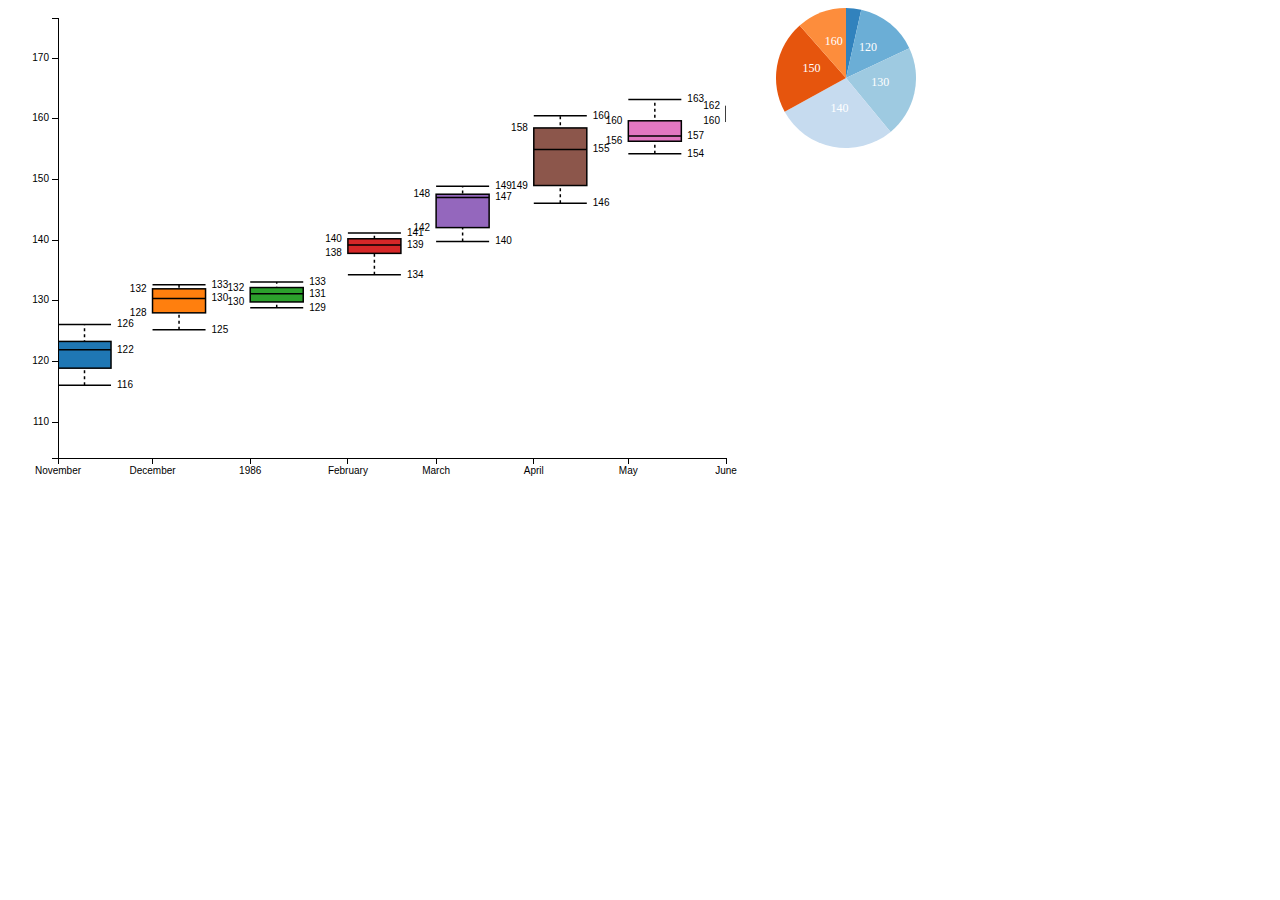
<file: web/examples/box-plot-time.html>
<!DOCTYPE html>
<html lang="en">
<head>
    <title>dc.js - Box-Plot Example</title>
    <meta charset="UTF-8">
    <link rel="stylesheet" type="text/css" href="../css/dc.css"/>
</head>
<body>

<div id="box-test"></div>
<div id="pie-chart"></div>

<script type="text/javascript" src="../js/d3.js"></script>
<script type="text/javascript" src="../js/crossfilter.js"></script>
<script type="text/javascript" src="../js/dc.js"></script>
<script type="text/javascript">

var chart = dc.boxPlot("#box-test"),
    pie = dc.pieChart("#pie-chart");

d3.csv("monthly-move.csv", function(error, data) {

  data.forEach(function(x) {
    x.close = +x.close;
  });

  data = data.slice(0, 200);

  var ndx             = crossfilter(data),
      openDimension   = ndx.dimension(function(d) {return parseInt(d.open/10)*10;}),
      openGroup       = openDimension.group(),
      monthDimension  = ndx.dimension(function(d) {return new Date(new Date(d.date).setDate(1));}),
      closeGroup      = monthDimension.group().reduce(
        function(p,v) {
          p.push(v.close);
          return p;
        },
        function(p,v) {
          p.splice(p.indexOf(v.close), 1);
          return p;
        },
        function() {
          return [];
        }
      );

  chart
    .width(768)
    .height(480)
    .margins({top: 10, right: 50, bottom: 30, left: 50})
    .dimension(monthDimension)
    .group(closeGroup)
    .x(d3.time.scale().domain([new Date("11/01/1985"), new Date("6/01/1986")]))
    .round(d3.time.month.round)
    .xUnits(d3.time.months)
    .elasticY(true);

  pie
    .width(140)
    .height(140)
    .radius(70)
    .dimension(openDimension)
    .group(openGroup);

  dc.renderAll();
});

</script>

</body>
</html>
</file>
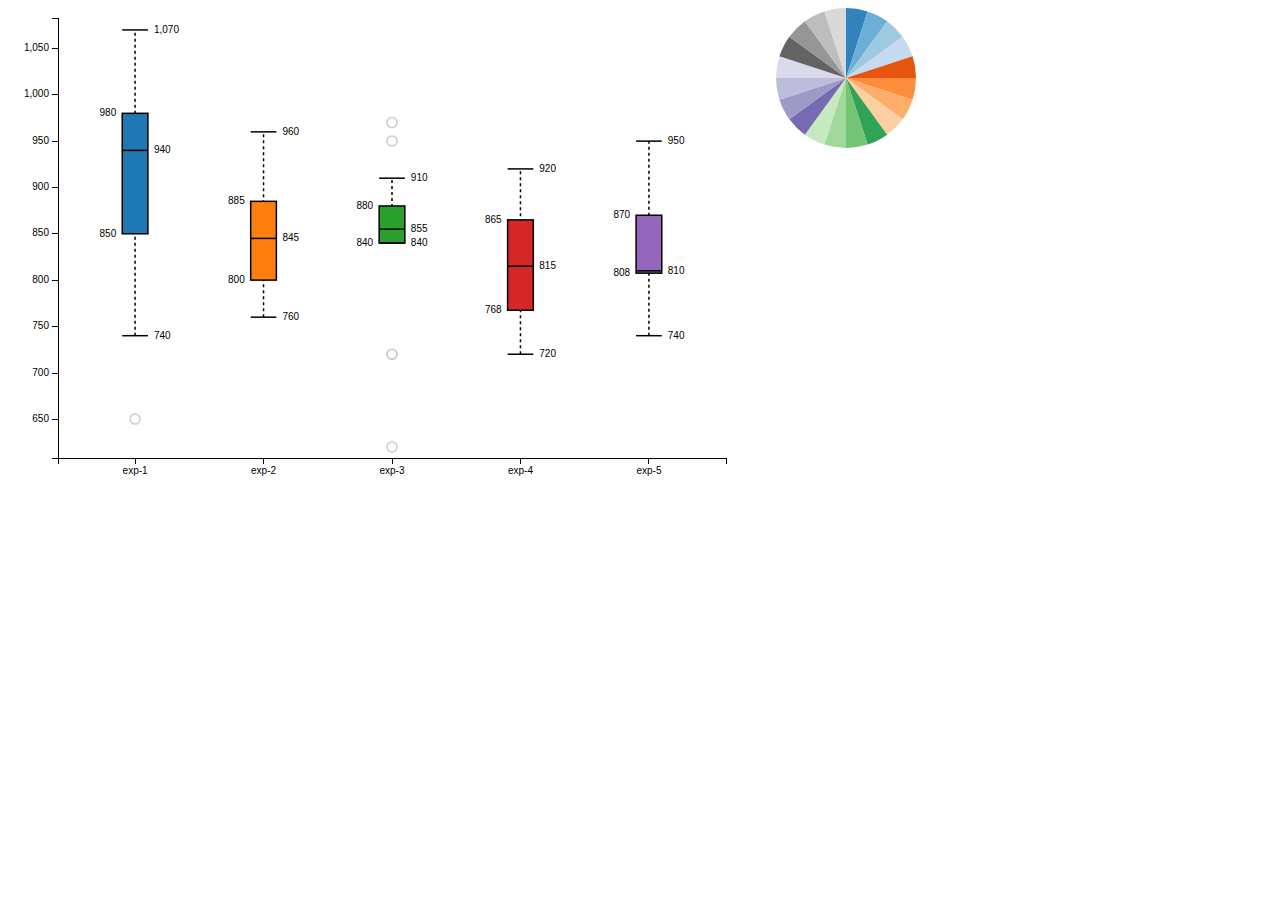
<file: web/examples/box-plot.html>
<!DOCTYPE html>
<html lang="en">
<head>
    <title>dc.js - Box-Plot Example</title>
    <meta charset="UTF-8">
    <link rel="stylesheet" type="text/css" href="../css/dc.css"/>
</head>
<body>

<div id="box-test"></div>
<div id="pie-chart"></div>

<script type="text/javascript" src="../js/d3.js"></script>
<script type="text/javascript" src="../js/crossfilter.js"></script>
<script type="text/javascript" src="../js/dc.js"></script>
<script type="text/javascript">

var chart = dc.boxPlot("#box-test"),
    pie = dc.pieChart("#pie-chart");
d3.csv("morley.csv", function(error, experiments) {

  experiments.forEach(function(x) {
    x.Speed = +x.Speed;
  });

  var ndx                 = crossfilter(experiments),
      runDimension        = ndx.dimension(function(d) {return +d.Run;}),
      runGroup            = runDimension.group(),
      experimentDimension = ndx.dimension(function(d) {return "exp-" + d.Expt;}),
      speedArrayGroup     = experimentDimension.group().reduce(
        function(p,v) {
          p.push(v.Speed);
          return p;
        },
        function(p,v) {
          p.splice(p.indexOf(v.Speed), 1);
          return p;
        },
        function() {
          return [];
        }
      );

  chart
    .width(768)
    .height(480)
    .margins({top: 10, right: 50, bottom: 30, left: 50})
    .dimension(experimentDimension)
    .group(speedArrayGroup)
    .elasticY(true)
    .elasticX(true);

  pie
    .width(140)
    .height(140)
    .radius(70)
    .dimension(runDimension)
    .group(runGroup);

  dc.renderAll();
/*
  var i=0;
  setInterval(function() {
    runDimension.filterAll();
    runDimension.filter([i++,21]);
    dc.renderAll();
  }, 2000);
*/
});

</script>

</body>
</html>
</file>
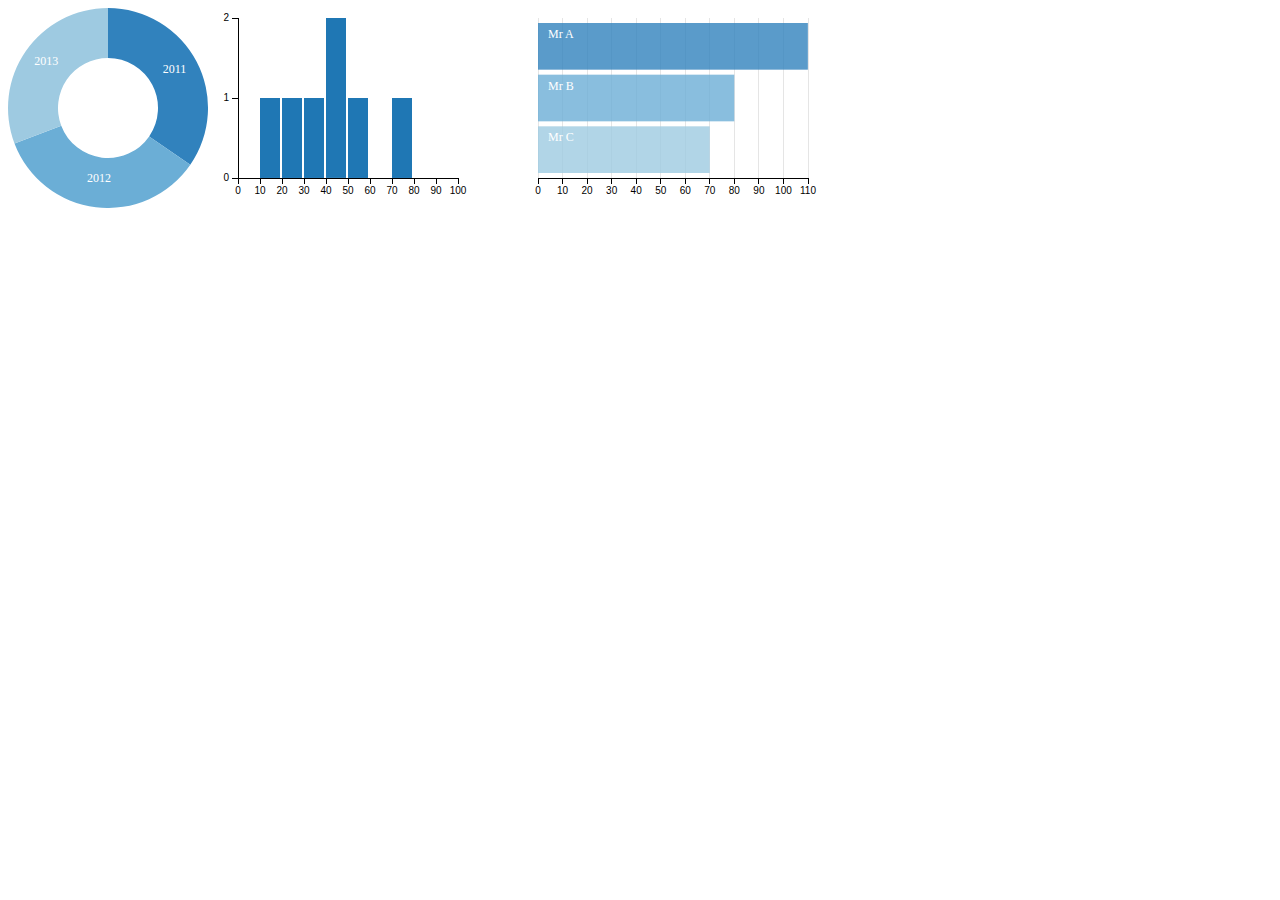
<file: web/examples/cust.html>
<!DOCTYPE html>
<html lang="en">
<head>
    <title>dc.js - Number Display Example</title>
    <meta charset="UTF-8">
    <link rel="stylesheet" type="text/css" href="../css/dc.css"/>
</head>
<body>

<div id="chart-ring-year"></div>
<div id="chart-hist-spend"></div>
<div id="chart-row-spenders"></div>

<script type="text/javascript" src="../js/d3.js"></script>
<script type="text/javascript" src="../js/crossfilter.js"></script>
<script type="text/javascript" src="../js/dc.js"></script>
<script type="text/javascript">

var yearRingChart   = dc.pieChart("#chart-ring-year"),
    spendHistChart  = dc.barChart("#chart-hist-spend"),
    spenderRowChart = dc.rowChart("#chart-row-spenders");

// use static or load via d3.csv("spendData.csv", function(error, spendData) {/* do stuff */});
var spendData = [
    {Name: 'Mr A', Spent: '$40', Year: 2011},
    {Name: 'Mr B', Spent: '$10', Year: 2011},
    {Name: 'Mr C', Spent: '$40', Year: 2011},
    {Name: 'Mr A', Spent: '$70', Year: 2012},
    {Name: 'Mr B', Spent: '$20', Year: 2012},
    {Name: 'Mr B', Spent: '$50', Year: 2013},
    {Name: 'Mr C', Spent: '$30', Year: 2013}
];

// normalize/parse data
spendData.forEach(function(d) {
    d.Spent = d.Spent.match(/\d+/);
});

// set crossfilter
var ndx = crossfilter(spendData),
    yearDim  = ndx.dimension(function(d) {return +d.Year;}),
    spendDim = ndx.dimension(function(d) {return Math.floor(d.Spent/10);}),
    nameDim  = ndx.dimension(function(d) {return d.Name;}),
    spendPerYear = yearDim.group().reduceSum(function(d) {return +d.Spent;}),
    spendPerName = nameDim.group().reduceSum(function(d) {return +d.Spent;}),
    spendHist    = spendDim.group().reduceCount();

yearRingChart
    .width(200).height(200)
    .dimension(yearDim)
    .group(spendPerYear)
    .innerRadius(50);

spendHistChart
    .width(300).height(200)
    .dimension(spendDim)
    .group(spendHist)
    .x(d3.scale.linear().domain([0,10]))
    .elasticY(true);

spendHistChart.xAxis().tickFormat(function(d) {return d*10}); // convert back to base unit
spendHistChart.yAxis().ticks(2);

spenderRowChart
    .width(350).height(200)
    .dimension(nameDim)
    .group(spendPerName)
    .elasticX(true);

dc.renderAll();

</script>

</body>
</html>
</file>
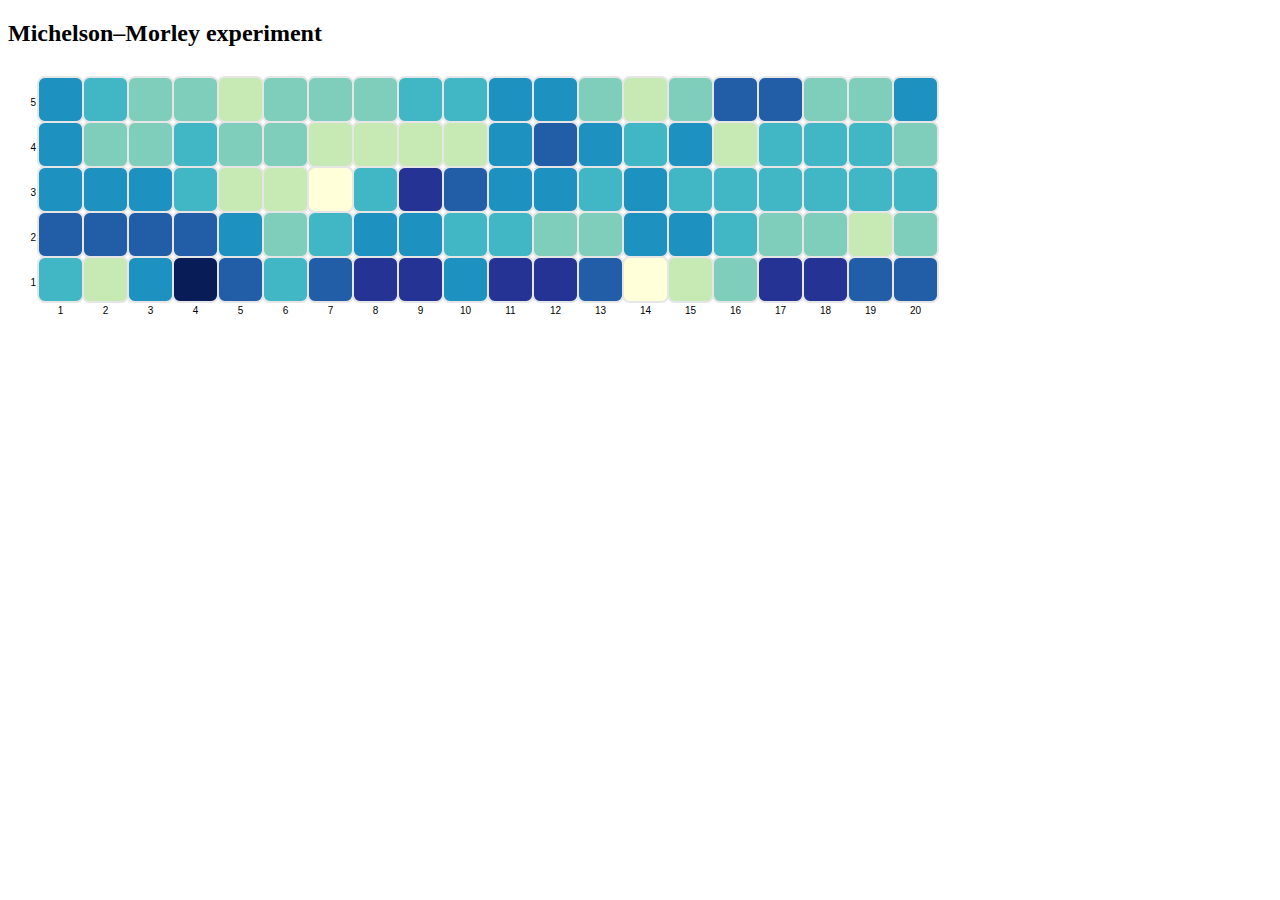
<file: web/examples/heat.html>
<!DOCTYPE html>
<html lang="en">
<head>
    <title>dc.js - Heatmap Example</title>
    <meta charset="UTF-8">
    <link rel="stylesheet" type="text/css" href="../css/dc.css"/>
    <style>
      .heat-box {
        stroke: #E6E6E6;
        stroke-width: 2px;
      }
    </style>
</head>
<body>
<h2>Michelson–Morley experiment</h2>
<div id="test"></div>

<script type="text/javascript" src="../js/d3.js"></script>
<script type="text/javascript" src="../js/crossfilter.js"></script>
<script type="text/javascript" src="../js/dc.js"></script>
<script type="text/javascript">

var chart = dc.heatMap("#test");
d3.csv("morley.csv", function(error, experiments) {

  var ndx    = crossfilter(experiments),
      runDim = ndx.dimension(function(d) { return [+d.Run, +d.Expt]; }),
      runGroup = runDim.group().reduceSum(function(d) { return +d.Speed; });

  chart
    .width(45 * 20 + 80)
    .height(45 * 5 + 40)
    .dimension(runDim)
    .group(runGroup)
    .keyAccessor(function(d) { return +d.key[0]; })
    .valueAccessor(function(d) { return +d.key[1]; })
    .colorAccessor(function(d) { return +d.value; })
    .title(function(d) {
        return "Run:   " + d.key[0] + "\n" +
               "Expt:  " + d.key[1] + "\n" +
               "Speed: " + (299000 + d.value) + " km/s";})
    .colors(["#ffffd9","#edf8b1","#c7e9b4","#7fcdbb","#41b6c4","#1d91c0","#225ea8","#253494","#081d58"])
    .calculateColorDomain();

  chart.render();
});

</script>

</body>
</html>
</file>
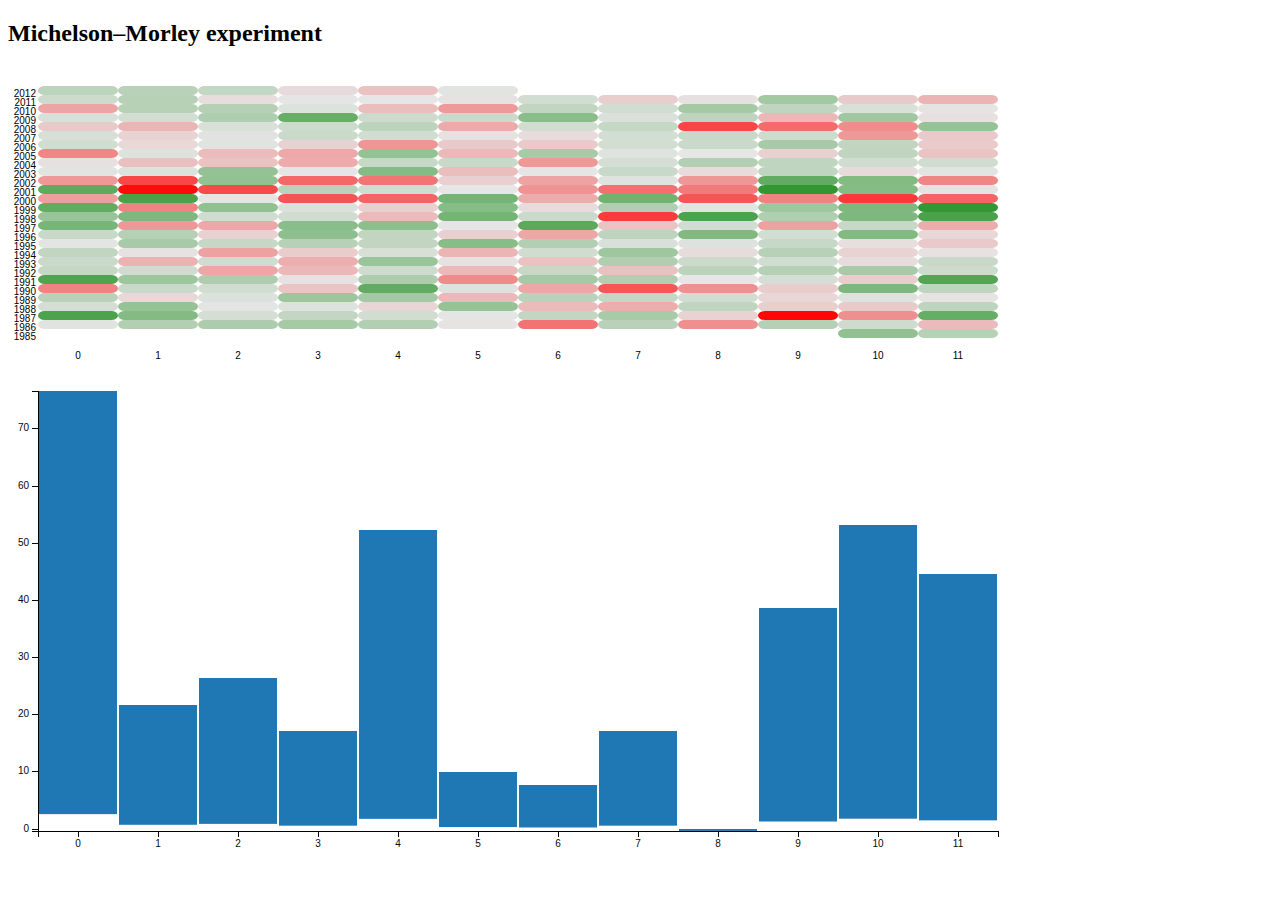
<file: web/examples/heatmap-filtering.html>
<!DOCTYPE html>
<html lang="en">
<head>
    <title>dc.js - Heatmap Filtering Example</title>
    <meta charset="UTF-8">
    <link rel="stylesheet" type="text/css" href="../css/dc.css"/>
    <style>
    </style>
</head>
<body>
<h2>Michelson–Morley experiment</h2>
<div id="heatmap"></div>
<div id="barchart"></div>

<script type="text/javascript" src="../js/d3.js"></script>
<script type="text/javascript" src="../js/crossfilter.js"></script>
<script type="text/javascript" src="../js/dc.js"></script>
<script type="text/javascript">

    var chartGroup = "chartGroup";
    var heatmapChart = dc.heatMap("#heatmap", chartGroup);
    var barChart = dc.barChart("#barchart", chartGroup);

    d3.csv("../ndx.csv", function(error, data) {

        var dateFormat = d3.time.format("%m/%d/%Y");

        data.forEach(function (d) {
            d.dd = dateFormat.parse(d.date);
            d.month = d3.time.month(d.dd).getMonth(); // pre-calculate month for better performance
            d.year = d3.time.year(d.dd).getFullYear();
            d.close = +d.close; // coerce to number
            d.open = +d.open;
        });

        var ndx = crossfilter(data),
            monthOfTheYearDimension = ndx.dimension(function(d) { return [+d.month, +d.year]; }),
            percentageGainByMonthOfYearGroup = monthOfTheYearDimension.group().reduce(
                /* callback for when data is added to the current filter results */
                function (p, v) {
                    ++p.count;
                    p.absGain += v.close - v.open;
                    p.fluctuation += Math.abs(v.close - v.open);
                    p.sumIndex += (v.open + v.close) / 2;
                    p.avgIndex = p.count ? p.sumIndex / p.count : 0;
                    p.percentageGain = p.avgIndex ? (p.absGain / p.avgIndex) * 100 : 0;
                    p.fluctuationPercentage = p.avgIndex ? (p.fluctuation / p.avgIndex) * 100 : 0;
                    return p;
                },
                /* callback for when data is removed from the current filter results */
                function (p, v) {
                    --p.count;
                    p.absGain -= v.close - v.open;
                    p.fluctuation -= Math.abs(v.close - v.open);
                    p.sumIndex -= (v.open + v.close) / 2;
                    p.avgIndex = p.count ? p.sumIndex / p.count : 0;
                    p.percentageGain = p.avgIndex ? (p.absGain / p.avgIndex) * 100 : 0;
                    p.fluctuationPercentage = p.avgIndex ? (p.fluctuation / p.avgIndex) * 100 : 0;
                    return p;
                },
                /* initialize p */
                function () {
                    return {count: 0, absGain: 0, fluctuation: 0, fluctuationPercentage: 0, sumIndex: 0, avgIndex: 0, percentageGain: 0};
                }
            );

        var heatColorMapping = function(d) {
            if (d < 0) {
                return d3.scale.linear().domain([-23,0]).range(["red", "#e5e5e5"])(d);
            }
            else {
                return d3.scale.linear().domain([0,23]).range(["#e5e5e5", "green"])(d);
            }
        };
        heatColorMapping.domain = function() {
            return [-23,23];
        };

        heatmapChart
                .width(12 * 80 + 80)
                .height(27 * 10 + 40)
                .dimension(monthOfTheYearDimension)
                .group(percentageGainByMonthOfYearGroup)
                .keyAccessor(function(d) { return +d.key[0]; })
                .valueAccessor(function(d) { return +d.key[1]; })
                .colorAccessor(function(d) { return +d.value.percentageGain; })
                .title(function(d) {
                    return " Month:   " + d.key[0] + "\n" +
                           "  Year:   " + d.key[1] + "\n" +
                           "  Gain:   " + d.value.percentageGain + "%";})
                .colors(heatColorMapping)
                .calculateColorDomain();


        heatmapChart.render();

        var monthlyDimension = ndx.dimension(function (d) { return +d.month; });
        var percentageGainByMonthArrayGroup = monthlyDimension.group().reduce(
            function(p,v) {
                var absGain = v.close - v.open;
                var percentageGain = v.open ? (absGain / v.open) * 100 : 0;
                return p + percentageGain;
            },
            function(p,v) {
                var absGain = v.close - v.open;
                var percentageGain = v.open ? (absGain / v.open) * 100 : 0;
                return p - percentageGain;
            },
            function() {
                return 0;
            }
        );

        barChart
                .dimension(monthlyDimension)
                .group(percentageGainByMonthArrayGroup)
                .width(12 * 80 + 80)
                .height(480)
                .y(d3.scale.linear().domain([-10.0,100.0]))
                .x(d3.scale.linear().domain([-0.5,11.5]))
                .elasticY(true)
                .centerBar(true);
        barChart.render();
    });

</script>

</body>
</html>
</file>
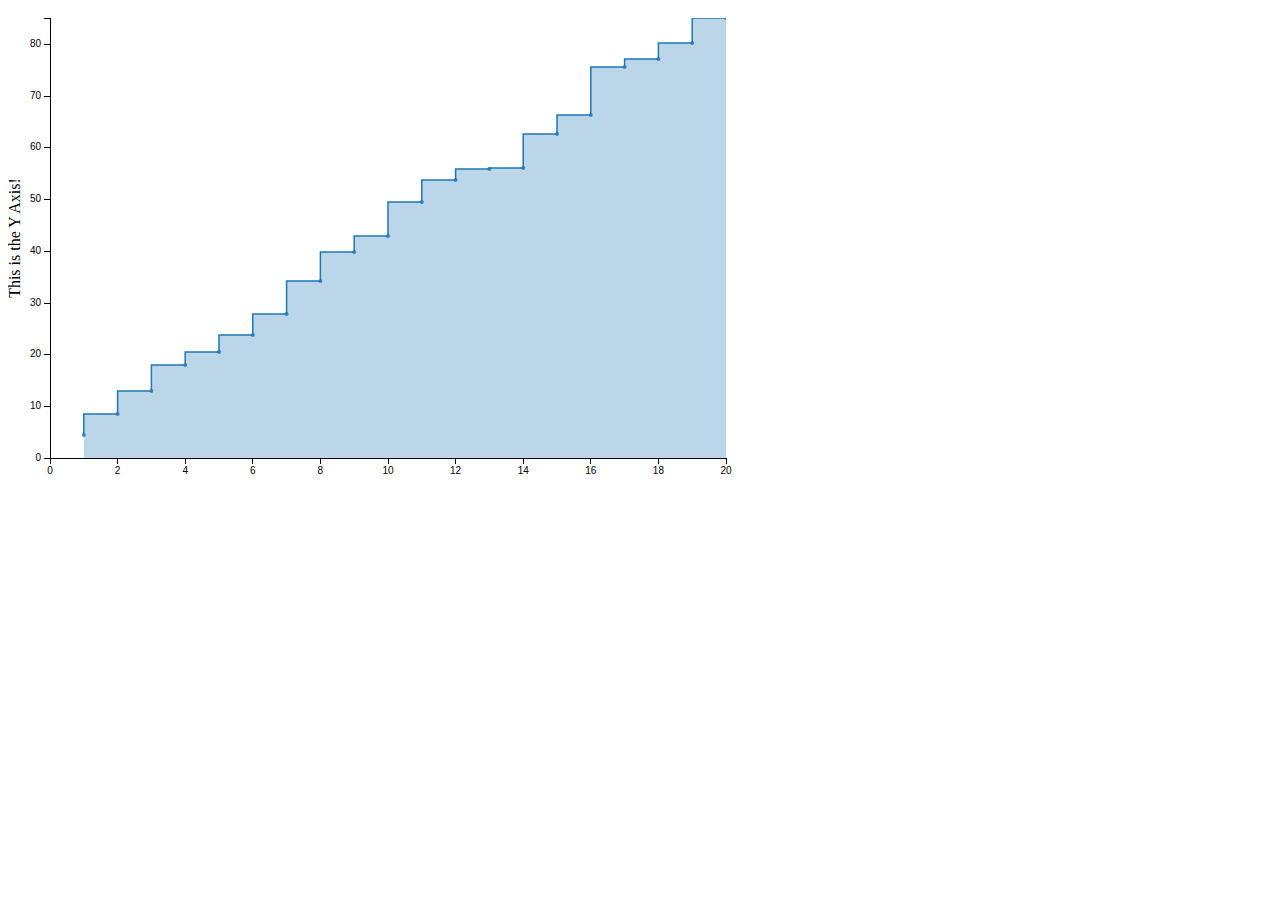
<file: web/examples/line.html>
<!DOCTYPE html>
<html lang="en">
<head>
    <title>dc.js - Line Chart Example</title>
    <meta charset="UTF-8">
    <link rel="stylesheet" type="text/css" href="../css/dc.css"/>
</head>
<body>

<div id="test"></div>

<script type="text/javascript" src="../js/d3.js"></script>
<script type="text/javascript" src="../js/crossfilter.js"></script>
<script type="text/javascript" src="../js/dc.js"></script>
<script type="text/javascript">

var chart = dc.lineChart("#test");
d3.csv("morley.csv", function(error, experiments) {

  experiments.forEach(function(x) {
    x.Speed = +x.Speed;
  });

  var ndx                 = crossfilter(experiments),
      runDimension        = ndx.dimension(function(d) {return +d.Run;}),
      speedSumGroup       = runDimension.group().reduceSum(function(d) {return d.Speed * d.Run / 1000;});

  chart
    .width(768)
    .height(480)
    .x(d3.scale.linear().domain([0,20]))
    .interpolate('step-before')
    .renderArea(true)
    .brushOn(false)
    .renderDataPoints(true)
    .yAxisLabel("This is the Y Axis!")
    .dimension(runDimension)
    .group(speedSumGroup);

  chart.render();

});

</script>

</body>
</html>
</file>
<file: css/dc.css>
div.dc-chart {
    float: left;
}

.dc-chart rect.bar {
    stroke: none;
    cursor: pointer;
}

.dc-chart rect.bar:hover {
    fill-opacity: .5;
}

.dc-chart rect.stack1 {
    stroke: none;
    fill: red;
}

.dc-chart rect.stack2 {
    stroke: none;
    fill: green;
}

.dc-chart rect.deselected {
    stroke: none;
    fill: #ccc;
}

.dc-chart .pie-slice {
    fill: white;
    font-size: 12px;
    cursor: pointer;
}

.dc-chart .pie-slice.external{
    fill: black;
}

.dc-chart .pie-slice :hover {
    fill-opacity: .8;
}

.dc-chart .pie-slice.highlight {
    fill-opacity: .8;
}

.dc-chart .selected path {
    stroke-width: 3;
    stroke: #ccc;
    fill-opacity: 1;
}

.dc-chart .deselected path {
    stroke: none;
    fill-opacity: .5;
    fill: #ccc;
}

.dc-chart .axis path, .axis line {
    fill: none;
    stroke: #000;
    shape-rendering: crispEdges;
}

.dc-chart .axis text {
    font: 10px sans-serif;
}

.dc-chart .grid-line {
    fill: none;
    stroke: #ccc;
    opacity: .5;
    shape-rendering: crispEdges;
}

.dc-chart .grid-line line {
    fill: none;
    stroke: #ccc;
    opacity: .5;
    shape-rendering: crispEdges;
}

.dc-chart .brush rect.background {
    z-index: -999;
}

.dc-chart .brush rect.extent {
    fill: steelblue;
    fill-opacity: .125;
}

.dc-chart .brush .resize path {
    fill: #eee;
    stroke: #666;
}

.dc-chart path.line {
    fill: none;
    stroke-width: 1.5px;
}

.dc-chart circle.dot {
    stroke: none;
}

.dc-chart g.dc-tooltip path {
    fill: none;
    stroke: grey;
    stroke-opacity: .8;
}

.dc-chart path.area {
    fill-opacity: .3;
    stroke: none;
}

.dc-chart .node {
    font-size: 0.7em;
    cursor: pointer;
}

.dc-chart .node :hover {
    fill-opacity: .8;
}

.dc-chart .selected circle {
    stroke-width: 3;
    stroke: #ccc;
    fill-opacity: 1;
}

.dc-chart .deselected circle {
    stroke: none;
    fill-opacity: .5;
    fill: #ccc;
}

.dc-chart .bubble {
    stroke: none;
    fill-opacity: 0.6;
}

.dc-data-count {
    float: right;
    margin-top: 15px;
    margin-right: 15px;
}

.dc-data-count .filter-count {
    color: #3182bd;
    font-weight: bold;
}

.dc-data-count .total-count {
    color: #3182bd;
    font-weight: bold;
}

.dc-data-table {
}

.dc-chart g.state {
    cursor: pointer;
}

.dc-chart g.state :hover {
    fill-opacity: .8;
}

.dc-chart g.state path {
    stroke: white;
}

.dc-chart g.selected path {
}

.dc-chart g.deselected path {
    fill: grey;
}

.dc-chart g.selected text {
}

.dc-chart g.deselected text {
    display: none;
}

.dc-chart g.county path {
    stroke: white;
    fill: none;
}

.dc-chart g.debug rect {
    fill: blue;
    fill-opacity: .2;
}

.dc-chart g.row rect {
    fill-opacity: 0.8;
    cursor: pointer;
}

.dc-chart g.row rect:hover {
    fill-opacity: 0.6;
}

.dc-chart g.row text {
    fill: white;
    font-size: 12px;
    cursor: pointer;
}

.dc-legend {
    font-size: 11px;
}

.dc-legend-item {
    cursor: pointer;
}

.dc-chart g.axis text {
    /* Makes it so the user can't accidentally click and select text that is meant as a label only */
    -webkit-user-select: none; /* Chrome/Safari */
    -moz-user-select: none; /* Firefox */
    -ms-user-select: none; /* IE10 */
    -o-user-select: none;
    user-select: none;
    pointer-events: none;
}

.dc-chart path.highlight {
    stroke-width: 3;
    fill-opacity: 1;
    stroke-opacity: 1;
}

.dc-chart .highlight {
    fill-opacity: 1;
    stroke-opacity: 1;
}

.dc-chart .fadeout {
    fill-opacity: 0.2;
    stroke-opacity: 0.2;
}

.dc-chart path.dc-symbol, g.dc-legend-item.fadeout {
    fill-opacity: 0.5;
    stroke-opacity: 0.5;
}

.dc-hard .number-display {
    float: none;
}

.dc-chart .box text {
    font: 10px sans-serif;
    -webkit-user-select: none; /* Chrome/Safari */
    -moz-user-select: none; /* Firefox */
    -ms-user-select: none; /* IE10 */
    -o-user-select: none;
    user-select: none;
    pointer-events: none;
}

.dc-chart .box line,
.dc-chart .box circle {
    fill: #fff;
    stroke: #000;
    stroke-width: 1.5px;
}

.dc-chart .box rect {
    stroke: #000;
    stroke-width: 1.5px;
}

.dc-chart .box .center {
    stroke-dasharray: 3,3;
}

.dc-chart .box .outlier {
    fill: none;
    stroke: #ccc;
}

.dc-chart .box.deselected .box {
    fill: #ccc;
}

.dc-chart .box.deselected {
    opacity: .5;
}

.dc-chart .symbol{
    stroke: none;
}

.dc-chart .heatmap .box-group.deselected rect {
    stroke: none;
    fill-opacity: .5;
    fill: #ccc;
}

.dc-chart .heatmap g.axis text {
    pointer-events: all;
    cursor: pointer;
}
</file>
<file: web/docs/docco.css>
/*--------------------- Typography ----------------------------*/

@font-face {
    font-family: 'aller-light';
    src: url('public/fonts/aller-light.eot');
    src: url('public/fonts/aller-light.eot?#iefix') format('embedded-opentype'),
         url('public/fonts/aller-light.woff') format('woff'),
         url('public/fonts/aller-light.ttf') format('truetype');
    font-weight: normal;
    font-style: normal;
}

@font-face {
    font-family: 'aller-bold';
    src: url('public/fonts/aller-bold.eot');
    src: url('public/fonts/aller-bold.eot?#iefix') format('embedded-opentype'),
         url('public/fonts/aller-bold.woff') format('woff'),
         url('public/fonts/aller-bold.ttf') format('truetype');
    font-weight: normal;
    font-style: normal;
}

@font-face {
    font-family: 'novecento-bold';
    src: url('public/fonts/novecento-bold.eot');
    src: url('public/fonts/novecento-bold.eot?#iefix') format('embedded-opentype'),
         url('public/fonts/novecento-bold.woff') format('woff'),
         url('public/fonts/novecento-bold.ttf') format('truetype');
    font-weight: normal;
    font-style: normal;
}

/*--------------------- Layout ----------------------------*/
html { height: 100%; }
body {
  font-family: "aller-light";
  font-size: 14px;
  line-height: 18px;
  color: #30404f;
  margin: 0; padding: 0;
  height:100%;
}
#container { min-height: 100%; }

a {
  color: #000;
}

b, strong {
  font-weight: normal;
  font-family: "aller-bold";
}

p {
  margin: 15px 0 0px;
}
  .annotation ul, .annotation ol {
    margin: 25px 0;
  }
    .annotation ul li, .annotation ol li {
      font-size: 14px;
      line-height: 18px;
      margin: 10px 0;
    }

h1, h2, h3, h4, h5, h6 {
  color: #112233;
  line-height: 1em;
  font-weight: normal;
  font-family: "novecento-bold";
  text-transform: uppercase;
  margin: 30px 0 15px 0;
}

h1 {
  margin-top: 40px;
}

hr {
  border: 0;
  background: 1px #ddd;
  height: 1px;
  margin: 20px 0;
}

pre, tt, code {
  font-size: 12px; line-height: 16px;
  font-family: Menlo, Monaco, Consolas, "Lucida Console", monospace;
  margin: 0; padding: 0;
}
  .annotation pre {
    display: block;
    margin: 0;
    padding: 7px 10px;
    background: #fcfcfc;
    -moz-box-shadow:    inset 0 0 10px rgba(0,0,0,0.1);
    -webkit-box-shadow: inset 0 0 10px rgba(0,0,0,0.1);
    box-shadow:         inset 0 0 10px rgba(0,0,0,0.1);
    overflow-x: auto;
  }
    .annotation pre code {
      border: 0;
      padding: 0;
      background: transparent;
    }


blockquote {
  border-left: 5px solid #ccc;
  margin: 0;
  padding: 1px 0 1px 1em;
}
  .sections blockquote p {
    font-family: Menlo, Consolas, Monaco, monospace;
    font-size: 12px; line-height: 16px;
    color: #999;
    margin: 10px 0 0;
    white-space: pre-wrap;
  }

ul.sections {
  list-style: none;
  padding:0 0 5px 0;;
  margin:0;
}

/*
  Force border-box so that % widths fit the parent
  container without overlap because of margin/padding.

  More Info : http://www.quirksmode.org/css/box.html
*/
ul.sections > li > div {
  -moz-box-sizing: border-box;    /* firefox */
  -ms-box-sizing: border-box;     /* ie */
  -webkit-box-sizing: border-box; /* webkit */
  -khtml-box-sizing: border-box;  /* konqueror */
  box-sizing: border-box;         /* css3 */
}


/*---------------------- Jump Page -----------------------------*/
#jump_to, #jump_page {
  margin: 0;
  background: white;
  -webkit-box-shadow: 0 0 25px #777; -moz-box-shadow: 0 0 25px #777;
  -webkit-border-bottom-left-radius: 5px; -moz-border-radius-bottomleft: 5px;
  font: 16px Arial;
  cursor: pointer;
  text-align: right;
  list-style: none;
}

#jump_to a {
  text-decoration: none;
}

#jump_to a.large {
  display: none;
}
#jump_to a.small {
  font-size: 22px;
  font-weight: bold;
  color: #676767;
}

#jump_to, #jump_wrapper {
  position: fixed;
  right: 0; top: 0;
  padding: 10px 15px;
  margin:0;
}

#jump_wrapper {
  display: none;
  padding:0;
}

#jump_to:hover #jump_wrapper {
  display: block;
}

#jump_page {
  padding: 5px 0 3px;
  margin: 0 0 25px 25px;
}

#jump_page .source {
  display: block;
  padding: 15px;
  text-decoration: none;
  border-top: 1px solid #eee;
}

#jump_page .source:hover {
  background: #f5f5ff;
}

#jump_page .source:first-child {
}

/*---------------------- Low resolutions (> 320px) ---------------------*/
@media only screen and (min-width: 320px) {
  .pilwrap { display: none; }

  ul.sections > li > div {
    display: block;
    padding:5px 10px 0 10px;
  }

  ul.sections > li > div.annotation ul, ul.sections > li > div.annotation ol {
    padding-left: 30px;
  }

  ul.sections > li > div.content {
    overflow-x:auto;
    -webkit-box-shadow: inset 0 0 5px #e5e5ee;
    box-shadow: inset 0 0 5px #e5e5ee;
    border: 1px solid #dedede;
    margin:5px 10px 5px 10px;
    padding-bottom: 5px;
  }

  ul.sections > li > div.annotation pre {
    margin: 7px 0 7px;
    padding-left: 15px;
  }

  ul.sections > li > div.annotation p tt, .annotation code {
    background: #f8f8ff;
    border: 1px solid #dedede;
    font-size: 12px;
    padding: 0 0.2em;
  }
}

/*----------------------  (> 481px) ---------------------*/
@media only screen and (min-width: 481px) {
  #container {
    position: relative;
  }
  body {
    background-color: #F5F5FF;
    font-size: 15px;
    line-height: 21px;
  }
  pre, tt, code {
    line-height: 18px;
  }
  p, ul, ol {
    margin: 0 0 15px;
  }


  #jump_to {
    padding: 5px 10px;
  }
  #jump_wrapper {
    padding: 0;
  }
  #jump_to, #jump_page {
    font: 10px Arial;
    text-transform: uppercase;
  }
  #jump_page .source {
    padding: 5px 10px;
  }
  #jump_to a.large {
    display: inline-block;
  }
  #jump_to a.small {
    display: none;
  }



  #background {
    position: absolute;
    top: 0; bottom: 0;
    width: 350px;
    background: #fff;
    border-right: 1px solid #e5e5ee;
    z-index: -1;
  }

  ul.sections > li > div.annotation ul, ul.sections > li > div.annotation ol {
    padding-left: 40px;
  }

  ul.sections > li {
    white-space: nowrap;
  }

  ul.sections > li > div {
    display: inline-block;
  }

  ul.sections > li > div.annotation {
    max-width: 350px;
    min-width: 350px;
    min-height: 5px;
    padding: 13px;
    overflow-x: hidden;
    white-space: normal;
    vertical-align: top;
    text-align: left;
  }
  ul.sections > li > div.annotation pre {
    margin: 15px 0 15px;
    padding-left: 15px;
  }

  ul.sections > li > div.content {
    padding: 13px;
    vertical-align: top;
    border: none;
    -webkit-box-shadow: none;
    box-shadow: none;
  }

  .pilwrap {
    position: relative;
    display: inline;
  }

  .pilcrow {
    font: 12px Arial;
    text-decoration: none;
    color: #454545;
    position: absolute;
    top: 3px; left: -20px;
    padding: 1px 2px;
    opacity: 0;
    -webkit-transition: opacity 0.2s linear;
  }
    .for-h1 .pilcrow {
      top: 47px;
    }
    .for-h2 .pilcrow, .for-h3 .pilcrow, .for-h4 .pilcrow {
      top: 35px;
    }

  ul.sections > li > div.annotation:hover .pilcrow {
    opacity: 1;
  }
}

/*---------------------- (> 1025px) ---------------------*/
@media only screen and (min-width: 1025px) {

  body {
    font-size: 16px;
    line-height: 24px;
  }

  #background {
    width: 525px;
  }
  ul.sections > li > div.annotation {
    max-width: 525px;
    min-width: 525px;
    padding: 10px 25px 1px 50px;
  }
  ul.sections > li > div.content {
    padding: 9px 15px 16px 25px;
  }
}

/*---------------------- Syntax Highlighting -----------------------------*/

td.linenos { background-color: #f0f0f0; padding-right: 10px; }
span.lineno { background-color: #f0f0f0; padding: 0 5px 0 5px; }
/*

github.com style (c) Vasily Polovnyov <vast@whiteants.net>

*/

pre code {
  display: block; padding: 0.5em;
  color: #000;
  background: #f8f8ff
}

pre .hljs-comment,
pre .hljs-template_comment,
pre .hljs-diff .hljs-header,
pre .hljs-javadoc {
  color: #408080;
  font-style: italic
}

pre .hljs-keyword,
pre .hljs-assignment,
pre .hljs-literal,
pre .hljs-css .hljs-rule .hljs-keyword,
pre .hljs-winutils,
pre .hljs-javascript .hljs-title,
pre .hljs-lisp .hljs-title,
pre .hljs-subst {
  color: #954121;
  /*font-weight: bold*/
}

pre .hljs-number,
pre .hljs-hexcolor {
  color: #40a070
}

pre .hljs-string,
pre .hljs-tag .hljs-value,
pre .hljs-phpdoc,
pre .hljs-tex .hljs-formula {
  color: #219161;
}

pre .hljs-title,
pre .hljs-id {
  color: #19469D;
}
pre .hljs-params {
  color: #00F;
}

pre .hljs-javascript .hljs-title,
pre .hljs-lisp .hljs-title,
pre .hljs-subst {
  font-weight: normal
}

pre .hljs-class .hljs-title,
pre .hljs-haskell .hljs-label,
pre .hljs-tex .hljs-command {
  color: #458;
  font-weight: bold
}

pre .hljs-tag,
pre .hljs-tag .hljs-title,
pre .hljs-rules .hljs-property,
pre .hljs-django .hljs-tag .hljs-keyword {
  color: #000080;
  font-weight: normal
}

pre .hljs-attribute,
pre .hljs-variable,
pre .hljs-instancevar,
pre .hljs-lisp .hljs-body {
  color: #008080
}

pre .hljs-regexp {
  color: #B68
}

pre .hljs-class {
  color: #458;
  font-weight: bold
}

pre .hljs-symbol,
pre .hljs-ruby .hljs-symbol .hljs-string,
pre .hljs-ruby .hljs-symbol .hljs-keyword,
pre .hljs-ruby .hljs-symbol .hljs-keymethods,
pre .hljs-lisp .hljs-keyword,
pre .hljs-tex .hljs-special,
pre .hljs-input_number {
  color: #990073
}

pre .hljs-builtin,
pre .hljs-constructor,
pre .hljs-built_in,
pre .hljs-lisp .hljs-title {
  color: #0086b3
}

pre .hljs-preprocessor,
pre .hljs-pi,
pre .hljs-doctype,
pre .hljs-shebang,
pre .hljs-cdata {
  color: #999;
  font-weight: bold
}

pre .hljs-deletion {
  background: #fdd
}

pre .hljs-addition {
  background: #dfd
}

pre .hljs-diff .hljs-change {
  background: #0086b3
}

pre .hljs-chunk {
  color: #aaa
}

pre .hljs-tex .hljs-formula {
  opacity: 0.5;
}
</file>
<file: web/css/dc.css>
div.dc-chart {
    float: left;
}

.dc-chart rect.bar {
    stroke: none;
    cursor: pointer;
}

.dc-chart rect.bar:hover {
    fill-opacity: .5;
}

.dc-chart rect.stack1 {
    stroke: none;
    fill: red;
}

.dc-chart rect.stack2 {
    stroke: none;
    fill: green;
}

.dc-chart rect.deselected {
    stroke: none;
    fill: #ccc;
}

.dc-chart .pie-slice {
    fill: white;
    font-size: 12px;
    cursor: pointer;
}

.dc-chart .pie-slice.external{
    fill: black;
}

.dc-chart .pie-slice :hover {
    fill-opacity: .8;
}

.dc-chart .pie-slice.highlight {
    fill-opacity: .8;
}

.dc-chart .selected path {
    stroke-width: 3;
    stroke: #ccc;
    fill-opacity: 1;
}

.dc-chart .deselected path {
    stroke: none;
    fill-opacity: .5;
    fill: #ccc;
}

.dc-chart .axis path, .axis line {
    fill: none;
    stroke: #000;
    shape-rendering: crispEdges;
}

.dc-chart .axis text {
    font: 10px sans-serif;
}

.dc-chart .grid-line {
    fill: none;
    stroke: #ccc;
    opacity: .5;
    shape-rendering: crispEdges;
}

.dc-chart .grid-line line {
    fill: none;
    stroke: #ccc;
    opacity: .5;
    shape-rendering: crispEdges;
}

.dc-chart .brush rect.background {
    z-index: -999;
}

.dc-chart .brush rect.extent {
    fill: steelblue;
    fill-opacity: .125;
}

.dc-chart .brush .resize path {
    fill: #eee;
    stroke: #666;
}

.dc-chart path.line {
    fill: none;
    stroke-width: 1.5px;
}

.dc-chart circle.dot {
    stroke: none;
}

.dc-chart g.dc-tooltip path {
    fill: none;
    stroke: grey;
    stroke-opacity: .8;
}

.dc-chart path.area {
    fill-opacity: .3;
    stroke: none;
}

.dc-chart .node {
    font-size: 0.7em;
    cursor: pointer;
}

.dc-chart .node :hover {
    fill-opacity: .8;
}

.dc-chart .selected circle {
    stroke-width: 3;
    stroke: #ccc;
    fill-opacity: 1;
}

.dc-chart .deselected circle {
    stroke: none;
    fill-opacity: .5;
    fill: #ccc;
}

.dc-chart .bubble {
    stroke: none;
    fill-opacity: 0.6;
}

.dc-data-count {
    float: right;
    margin-top: 15px;
    margin-right: 15px;
}

.dc-data-count .filter-count {
    color: #3182bd;
    font-weight: bold;
}

.dc-data-count .total-count {
    color: #3182bd;
    font-weight: bold;
}

.dc-data-table {
}

.dc-chart g.state {
    cursor: pointer;
}

.dc-chart g.state :hover {
    fill-opacity: .8;
}

.dc-chart g.state path {
    stroke: white;
}

.dc-chart g.selected path {
}

.dc-chart g.deselected path {
    fill: grey;
}

.dc-chart g.selected text {
}

.dc-chart g.deselected text {
    display: none;
}

.dc-chart g.county path {
    stroke: white;
    fill: none;
}

.dc-chart g.debug rect {
    fill: blue;
    fill-opacity: .2;
}

.dc-chart g.row rect {
    fill-opacity: 0.8;
    cursor: pointer;
}

.dc-chart g.row rect:hover {
    fill-opacity: 0.6;
}

.dc-chart g.row text {
    fill: white;
    font-size: 12px;
    cursor: pointer;
}

.dc-legend {
    font-size: 11px;
}

.dc-legend-item {
    cursor: pointer;
}

.dc-chart g.axis text {
    /* Makes it so the user can't accidentally click and select text that is meant as a label only */
    -webkit-user-select: none; /* Chrome/Safari */
    -moz-user-select: none; /* Firefox */
    -ms-user-select: none; /* IE10 */
    -o-user-select: none;
    user-select: none;
    pointer-events: none;
}

.dc-chart path.highlight {
    stroke-width: 3;
    fill-opacity: 1;
    stroke-opacity: 1;
}

.dc-chart .highlight {
    fill-opacity: 1;
    stroke-opacity: 1;
}

.dc-chart .fadeout {
    fill-opacity: 0.2;
    stroke-opacity: 0.2;
}

.dc-chart path.dc-symbol, g.dc-legend-item.fadeout {
    fill-opacity: 0.5;
    stroke-opacity: 0.5;
}

.dc-hard .number-display {
    float: none;
}

.dc-chart .box text {
    font: 10px sans-serif;
    -webkit-user-select: none; /* Chrome/Safari */
    -moz-user-select: none; /* Firefox */
    -ms-user-select: none; /* IE10 */
    -o-user-select: none;
    user-select: none;
    pointer-events: none;
}

.dc-chart .box line,
.dc-chart .box circle {
    fill: #fff;
    stroke: #000;
    stroke-width: 1.5px;
}

.dc-chart .box rect {
    stroke: #000;
    stroke-width: 1.5px;
}

.dc-chart .box .center {
    stroke-dasharray: 3,3;
}

.dc-chart .box .outlier {
    fill: none;
    stroke: #ccc;
}

.dc-chart .box.deselected .box {
    fill: #ccc;
}

.dc-chart .box.deselected {
    opacity: .5;
}

.dc-chart .symbol{
    stroke: none;
}

.dc-chart .heatmap .box-group.deselected rect {
    stroke: none;
    fill-opacity: .5;
    fill: #ccc;
}

.dc-chart .heatmap g.axis text {
    pointer-events: all;
    cursor: pointer;
}
</file>
